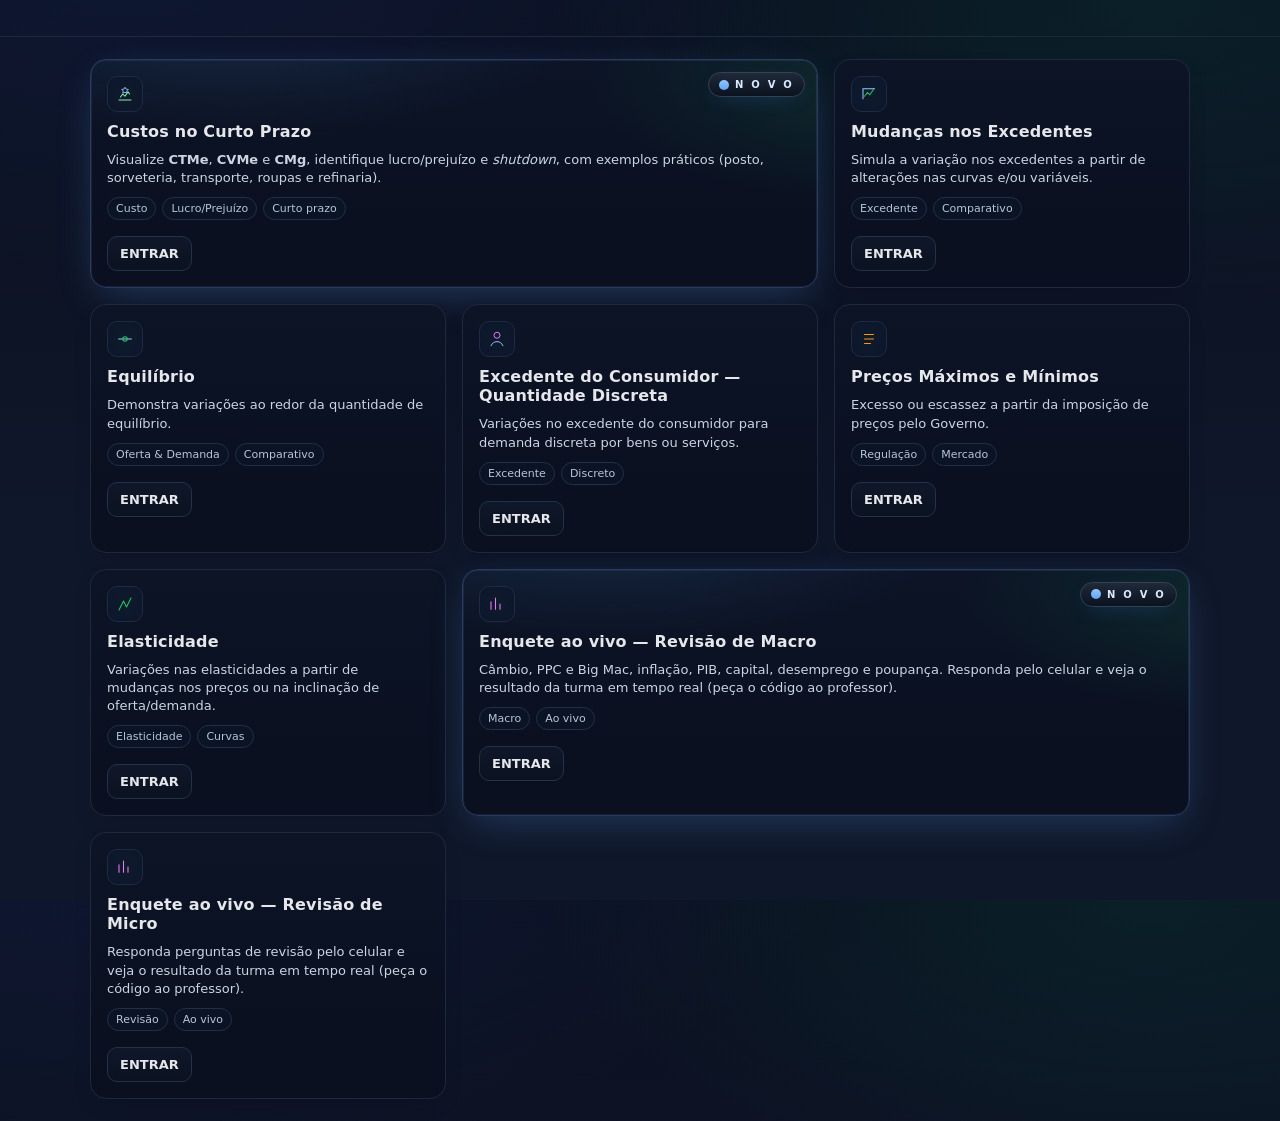
<file: index.html>
<!DOCTYPE html>
<html lang="pt-br">
<head>
  <meta charset="utf-8" />
  <meta name="viewport" content="width=device-width, initial-scale=1" />
  <title>Índice — Simuladores de Oferta & Demanda</title>
  <style>
    :root{
      --bg:#0b1020; --bg2:#0f172a; --card:#0b1220; --ink:#e5e7eb; --muted:#a3b0c2; --line:#1e293b;
      --accent:#60a5fa; --accent2:#22c55e; --warn:#f59e0b; --pink:#e879f9; --shadow: rgba(2,6,23,.35);
      --focus:#93c5fd;
    }
    *{box-sizing:border-box}
    html,body{height:100%}
    body{
      margin:0; font-family:ui-sans-serif,system-ui,-apple-system,Segoe UI,Roboto,"Helvetica Neue",Arial;
      color:var(--ink);
      background:
        radial-gradient(1200px 600px at 10% -10%, #1e3a8a33 0%, transparent 60%),
        radial-gradient(1000px 500px at 90% 0%, #065f4633 0%, transparent 60%),
        linear-gradient(180deg,var(--bg),var(--bg2) 60%);
      min-height:100vh; display:grid; grid-template-rows:auto 1fr auto
    }

    /* Header / Hero */
    header{padding:28px 20px 8px; border-bottom:1px solid var(--line); position:relative; overflow:hidden}
    header .hero{
      max-width:1100px; margin:0 auto; padding:10px 0 20px;
      display:grid; gap:10px;
    }
    header h1{margin:0; font-size:24px; letter-spacing:.2px}
    header p.sub{margin:0; color:#cbd5e1; font-size:14px}
    .badge{
      display:inline-flex; gap:6px; align-items:center;
      background:linear-gradient(180deg,#0b1220,#0e1a2e); border:1px solid #1f2b40;
      padding:6px 10px; border-radius:999px; font-weight:700; font-size:11px; color:#cfe3ff;
    }
    .dot{width:8px;height:8px;border-radius:50%;background:var(--accent);box-shadow:0 0 0 0 rgba(96,165,250,.6);animation:pulse 2s infinite}
    @keyframes pulse{0%{box-shadow:0 0 0 0 rgba(96,165,250,.6)}70%{box-shadow:0 0 0 8px rgba(96,165,250,0)}100%{box-shadow:0 0 0 0 rgba(96,165,250,0)}}

    main{padding:22px}
    .grid{
      max-width:1100px; margin:0 auto;
      display:grid; grid-template-columns:repeat(1,minmax(0,1fr)); gap:16px
    }
    @media(min-width:740px){.grid{grid-template-columns:repeat(2,minmax(0,1fr));}}
    @media(min-width:1080px){.grid{grid-template-columns:repeat(3,minmax(0,1fr));}}

    /* Card */
    .card{
      position:relative; background:linear-gradient(180deg,#0c1426,#0a1020 75%);
      border:1px solid var(--line); border-radius:16px; padding:16px; display:flex; flex-direction:column; gap:10px;
      box-shadow:0 8px 24px -12px var(--shadow);
      transition:transform .25s ease, box-shadow .25s ease, border-color .25s ease;
      isolation:isolate;
    }
    .card:hover{transform:translateY(-3px); box-shadow:0 18px 34px -14px var(--shadow); border-color:#2a3b55}
    .card:focus-within{outline:2px solid var(--focus); outline-offset:2px}

    .card .icon{
      width:36px;height:36px;border-radius:10px; display:grid; place-items:center;
      background:#0f1a2c; border:1px solid #1f2b40; box-shadow:inset 0 0 12px #0b1630;
    }
    .title{font-weight:800; font-size:16px; letter-spacing:.2px}
    .desc{color:#cbd5e1; font-size:13px; line-height:1.4}
    .tags{display:flex; gap:6px; flex-wrap:wrap}
    .tag{font-size:11px; color:#b8c4d8; border:1px solid #223047; background:#0b1425; padding:4px 8px; border-radius:999px}

    .actions{display:flex; gap:8px; margin-top:6px}
    a.btn{
      appearance:none; text-decoration:none; background:linear-gradient(180deg,#0f172a,#0b1220);
      border:1px solid #243247; color:#e5e7eb; padding:9px 12px; border-radius:10px;
      font-weight:700; font-size:13px; text-align:center; flex:0 0 auto;
      transition:transform .2s ease, border-color .2s ease;
    }
    a.btn:hover{border-color:#334155; transform:translateY(-1px)}
    a.card-link{position:absolute; inset:0; border-radius:16px; z-index:1}

    /* Featured (Custos) */
    .card.featured{
      border-color:#2b3a5a;
      box-shadow:0 12px 40px -10px rgba(96,165,250,.28), inset 0 0 0 1px rgba(96,165,250,.12);
      background:
        radial-gradient(600px 200px at 20% -20%, #60a5fa22 0%, transparent 60%),
        radial-gradient(500px 200px at 110% 10%, #22c55e22 0%, transparent 60%),
        linear-gradient(180deg,#0c1426,#0a1020 75%);
    }
    .card .ribbon{
      position:absolute; top:12px; right:12px; z-index:2;
      display:flex; align-items:center; gap:6px;
      background:linear-gradient(180deg,#1f2937,#0b1220); border:1px solid #334155;
      color:#dbeafe; font-weight:900; font-size:10px; letter-spacing:.22em;
      padding:6px 10px; border-radius:999px; box-shadow:0 6px 20px -10px rgba(59,130,246,.6);
    }
    .ribbon .spark{width:10px;height:10px;border-radius:50%;background:linear-gradient(180deg,#93c5fd,#60a5fa)}

    /* Featured spans */
    @media(min-width:1080px){ .card.featured{grid-column:span 2;} }

    /* Footer */
    footer{
      border-top:1px solid var(--line); padding:14px 20px; color:#cbd5e1; font-size:12px;
      display:flex; justify-content:center; align-items:center; gap:8px; flex-wrap:wrap
    }
    .statcounter img{width:140px;height:auto;filter:invert(1) opacity(.65)}

    /* Accessibility: reduce motion */
    @media (prefers-reduced-motion: reduce){
      .card, a.btn{transition:none}
      .dot{animation:none}
    }
  </style>
</head>
<body>
  <header>
    <div class="hero">
      <span class="badge"><span class="dot" aria-hidden="true"></span> Simuladores interativos • Oferta & Demanda</span>
      <h1>Índice — Simuladores de Oferta & Demanda</h1>
      <p class="sub">Explore ferramentas visuais para ensinar e aprender microeconomia, com foco em intuição, leitura de gráficos e cenários reais.</p>
    </div>
  </header>

  <main>
    <div class="grid">

      <!-- 6. CUSTOS — NOVO / DESTAQUE -->
      <article class="card featured">
        <a class="card-link" href="/inteco_T11/custos.html" aria-label="Abrir simulador Custos no Curto Prazo"></a>
        <div class="ribbon"><span class="spark" aria-hidden="true"></span> N O V O</div>
        <div class="icon" aria-hidden="true">
          <!-- ícone custo (engrenagem + gráfico) -->
          <svg width="18" height="18" viewBox="0 0 24 24" fill="none" aria-hidden="true">
            <path d="M12 3l1.5 2.5 2.9.4-2 2 0.5 2.9L12 9.8 9.1 10.8 9.6 7.9 7.6 5.9l2.9-.4L12 3Z" stroke="#93c5fd" stroke-width="1.2"/>
            <path d="M4 20h16M6 16l3-4 3 3 4-6 2 3" stroke="#86efac" stroke-width="1.4" stroke-linecap="round" stroke-linejoin="round"/>
          </svg>
        </div>
        <div class="title">Custos no Curto Prazo</div>
        <div class="desc">Visualize <strong>CTMe</strong>, <strong>CVMe</strong> e <strong>CMg</strong>, identifique lucro/prejuízo e <em>shutdown</em>, com exemplos práticos (posto, sorveteria, transporte, roupas e refinaria).</div>
        <div class="tags">
          <span class="tag">Custo</span><span class="tag">Lucro/Prejuízo</span><span class="tag">Curto prazo</span>
        </div>
        <div class="actions">
          <a class="btn" href="/inteco_T11/custos.html">ENTRAR</a>
        </div>
      </article>

      <!-- 1. Mudanças nos Excedentes -->
      <article class="card">
        <a class="card-link" href="/inteco_T11/excedentes.html" aria-label="Abrir simulador Mudanças nos Excedentes"></a>
        <div class="icon" aria-hidden="true">
          <!-- ícone excedentes -->
          <svg width="18" height="18" viewBox="0 0 24 24" fill="none">
            <path d="M4 19V5h16" stroke="#93c5fd" stroke-width="1.4"/>
            <path d="M6 15l4-5 3 3 5-7" stroke="#22c55e" stroke-width="1.4" stroke-linecap="round"/>
          </svg>
        </div>
        <div class="title">Mudanças nos Excedentes</div>
        <div class="desc">Simula a variação nos excedentes a partir de alterações nas curvas e/ou variáveis.</div>
        <div class="tags">
          <span class="tag">Excedente</span><span class="tag">Comparativo</span>
        </div>
        <div class="actions"><a class="btn" href="/inteco_T11/excedentes.html">ENTRAR</a></div>
      </article>

      <!-- 2. Equilíbrio -->
      <article class="card">
        <a class="card-link" href="/inteco_T11/equilibrio.html" aria-label="Abrir simulador Equilíbrio"></a>
        <div class="icon" aria-hidden="true">
          <!-- ícone equilíbrio -->
          <svg width="18" height="18" viewBox="0 0 24 24" fill="none">
            <path d="M3 12h18" stroke="#93c5fd" stroke-width="1.4"/>
            <circle cx="12" cy="12" r="3" stroke="#22c55e" stroke-width="1.4"/>
          </svg>
        </div>
        <div class="title">Equilíbrio</div>
        <div class="desc">Demonstra variações ao redor da quantidade de equilíbrio.</div>
        <div class="tags">
          <span class="tag">Oferta & Demanda</span><span class="tag">Comparativo</span>
        </div>
        <div class="actions"><a class="btn" href="/inteco_T11/equilibrio.html">ENTRAR</a></div>
      </article>

      <!-- 3. Excedente do Consumidor (discreto) -->
      <article class="card">
        <a class="card-link" href="/inteco_T11/ec_discreta.html" aria-label="Abrir simulador Excedente do Consumidor Quantidade Discreta"></a>
        <div class="icon" aria-hidden="true">
          <!-- ícone consumidor -->
          <svg width="18" height="18" viewBox="0 0 24 24" fill="none">
            <path d="M8 7a4 4 0 118 0 4 4 0 01-8 0Z" stroke="#e879f9" stroke-width="1.3"/>
            <path d="M4 21c1.5-3.5 4.5-5.5 8-5.5s6.5 2 8 5.5" stroke="#93c5fd" stroke-width="1.3" stroke-linecap="round"/>
          </svg>
        </div>
        <div class="title">Excedente do Consumidor — Quantidade Discreta</div>
        <div class="desc">Variações no excedente do consumidor para demanda discreta por bens ou serviços.</div>
        <div class="tags">
          <span class="tag">Excedente</span><span class="tag">Discreto</span>
        </div>
        <div class="actions"><a class="btn" href="/inteco_T11/ec_discreta.html">ENTRAR</a></div>
      </article>

      <!-- 4. Teto e Piso -->
      <article class="card">
        <a class="card-link" href="/inteco_T11/teto_piso.html" aria-label="Abrir simulador Preços máximos e mínimos"></a>
        <div class="icon" aria-hidden="true">
          <!-- ícone preço regulado -->
          <svg width="18" height="18" viewBox="0 0 24 24" fill="none">
            <path d="M6 6h12M6 12h12M6 18h8" stroke="#f59e0b" stroke-width="1.4" stroke-linecap="round"/>
          </svg>
        </div>
        <div class="title">Preços Máximos e Mínimos</div>
        <div class="desc">Excesso ou escassez a partir da imposição de preços pelo Governo.</div>
        <div class="tags">
          <span class="tag">Regulação</span><span class="tag">Mercado</span>
        </div>
        <div class="actions"><a class="btn" href="/inteco_T11/teto_piso.html">ENTRAR</a></div>
      </article>

      <!-- 5. Elasticidades -->
      <article class="card">
        <a class="card-link" href="/inteco_T11/elast.html" aria-label="Abrir simulador Elasticidade"></a>
        <div class="icon" aria-hidden="true">
          <!-- ícone elasticidade -->
          <svg width="18" height="18" viewBox="0 0 24 24" fill="none">
            <path d="M4 20L10 8l4 8 6-12" stroke="#22c55e" stroke-width="1.4" stroke-linecap="round" stroke-linejoin="round"/>
          </svg>
        </div>
        <div class="title">Elasticidade</div>
        <div class="desc">Variações nas elasticidades a partir de mudanças nos preços ou na inclinação de oferta/demanda.</div>
        <div class="tags">
          <span class="tag">Elasticidade</span><span class="tag">Curvas</span>
        </div>
        <div class="actions"><a class="btn" href="/inteco_T11/elast.html">ENTRAR</a></div>
      </article>

      <!-- 8. Enquete ao vivo — Revisão de Macro -->
      <article class="card featured">
        <a class="card-link" href="/inteco_T11/enquete.html?banco=macro" aria-label="Abrir Enquete ao vivo"></a>
        <div class="ribbon"><span class="spark" aria-hidden="true"></span> N O V O</div>
        <div class="icon" aria-hidden="true">
          <svg width="18" height="18" viewBox="0 0 24 24" fill="none">
            <path d="M4 19V9m6 10V4m6 15v-7" stroke="#e879f9" stroke-width="1.4" stroke-linecap="round"/>
          </svg>
        </div>
        <div class="title">Enquete ao vivo — Revisão de Macro</div>
        <div class="desc">Câmbio, PPC e Big Mac, inflação, PIB, capital, desemprego e poupança. Responda pelo celular e veja o resultado da turma em tempo real (peça o código ao professor).</div>
        <div class="tags">
          <span class="tag">Macro</span><span class="tag">Ao vivo</span>
        </div>
        <div class="actions"><a class="btn" href="/inteco_T11/enquete.html?banco=macro">ENTRAR</a></div>
      </article>

      <!-- 7. Enquete ao vivo — NOVO -->
      <article class="card">
        <a class="card-link" href="/inteco_T11/enquete.html" aria-label="Abrir Enquete ao vivo"></a>
        <div class="icon" aria-hidden="true">
          <svg width="18" height="18" viewBox="0 0 24 24" fill="none">
            <path d="M4 19V9m6 10V4m6 15v-7" stroke="#e879f9" stroke-width="1.4" stroke-linecap="round"/>
          </svg>
        </div>
        <div class="title">Enquete ao vivo — Revisão de Micro</div>
        <div class="desc">Responda perguntas de revisão pelo celular e veja o resultado da turma em tempo real (peça o código ao professor).</div>
        <div class="tags">
          <span class="tag">Revisão</span><span class="tag">Ao vivo</span>
        </div>
        <div class="actions"><a class="btn" href="/inteco_T11/enquete.html">ENTRAR</a></div>
      </article>

    </div>
  </main>

  

  <!-- Default Statcounter code for INTECO -->
  <script type="text/javascript">
    var sc_project=13166227;
    var sc_invisible=0;
    var sc_security="672867ef";
    var scJsHost = "https://";
    document.write("<sc"+"ript type='text/javascript' src='" + scJsHost+
    "statcounter.com/counter/counter.js'></"+"script>");
  </script>
</body>
</html>
</file>
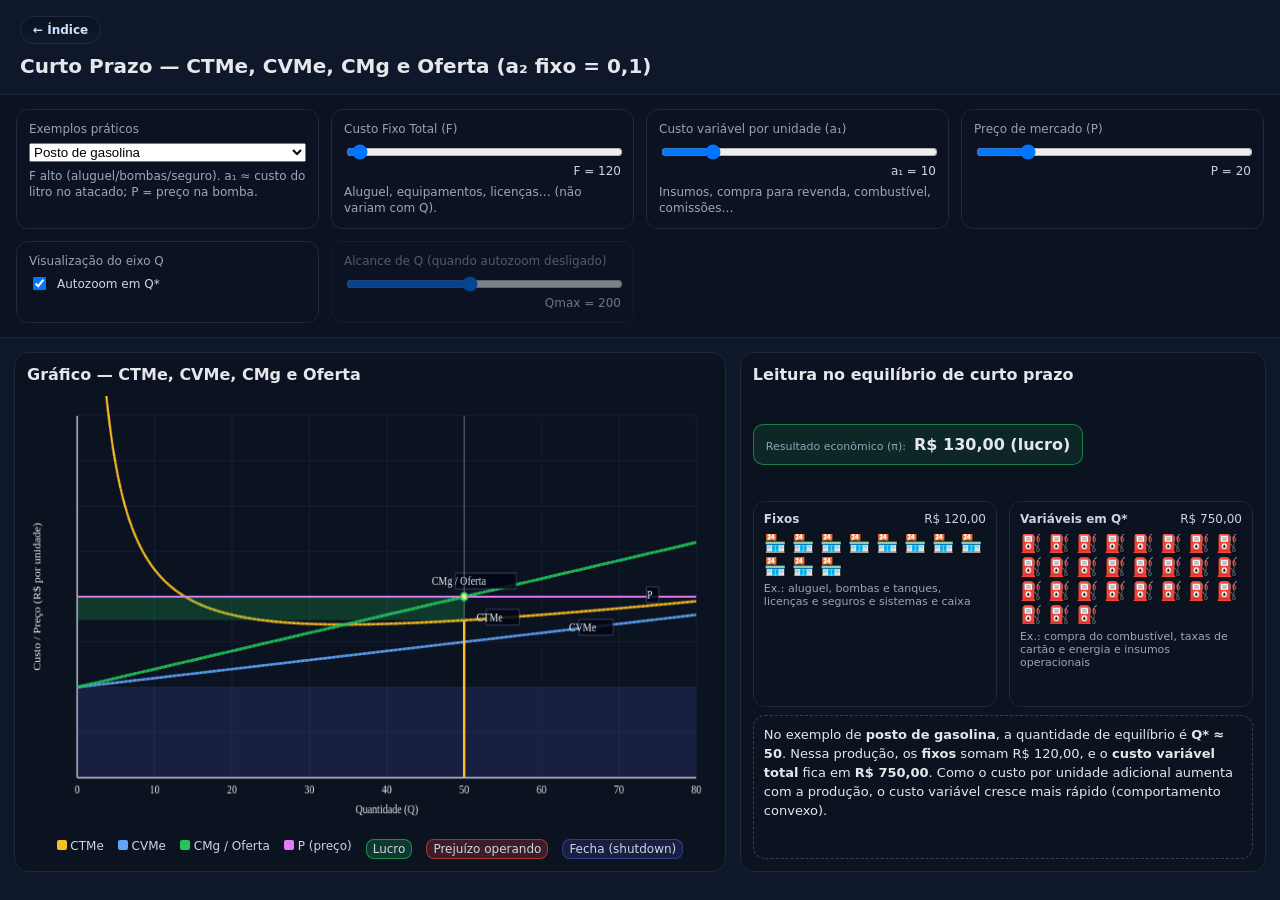
<file: custos.html>
<!DOCTYPE html>
<html lang="pt-br">
<head>
<meta charset="UTF-8">
<meta name="viewport" content="width=device-width,initial-scale=1">
<title>Curto Prazo — CTMe, CVMe, CMg e Oferta (a₂ fixo = 0,1)</title>
<style>
  :root{
    --bg:#0f172a;--panel:#0b1220;--ink:#e5e7eb;--muted:#94a3b8;--line:#1f2937;--grid:#162036;
    --ctme:#fbbf24;--cvme:#60a5fa;--cmg:#22c55e;--price:#e879f9;
    --profit:rgba(34,197,94,.22);--loss:rgba(239,68,68,.22);--shut:rgba(99,102,241,.16)
  }
  *{box-sizing:border-box}
  body{margin:0;background:var(--bg);color:var(--ink);font-family:ui-sans-serif,system-ui,-apple-system,Segoe UI,Roboto,Arial;display:grid;grid-template-rows:auto auto 1fr}
  header{padding:16px 20px;border-bottom:1px solid var(--line)}
  header h1{margin:0;font-size:20px}
  .backlink{display:inline-flex;align-items:center;gap:6px;text-decoration:none;color:#cfe3ff;background:linear-gradient(180deg,#0b1220,#0e1a2e);border:1px solid #1f2b40;padding:6px 12px;border-radius:999px;font-weight:700;font-size:12px;margin-bottom:10px;transition:border-color .2s ease, transform .2s ease}
  .backlink:hover{border-color:#334155;transform:translateY(-1px)}
  .controls{display:grid;gap:12px;padding:14px 16px;border-bottom:1px solid var(--line);background:var(--panel)}
  .grid{display:grid;grid-template-columns:repeat(4,1fr);gap:12px}
  .box{border:1px solid var(--line);border-radius:12px;padding:12px;background:#0c1222}
  label{display:block;font-size:12px;color:var(--muted);margin-bottom:6px}
  input[type=range], select{width:100%}
  .val{font-variant-numeric:tabular-nums;text-align:right;font-size:12px;color:#cbd5e1}
  main{display:grid;grid-template-columns:1.15fr .85fr;gap:14px;padding:14px}
  .panel{background:var(--panel);border:1px solid var(--line);border-radius:14px;padding:12px;display:grid;grid-template-rows:auto 1fr auto;gap:8px;min-height:520px}
  .panel.compact{grid-template-rows:auto auto auto}
  h2{margin:0 0 4px;font-size:16px}
  canvas{width:100%;height:100%;background:#0b1220;border-radius:12px;display:block}
  .legend{display:flex;gap:14px;justify-content:center;color:#cbd5e1;font-size:12px;flex-wrap:wrap}
  .dot{width:10px;height:10px;border-radius:2px;display:inline-block}
  .ctme{background:var(--ctme)} .cvme{background:var(--cvme)} .cmg{background:var(--cmg)} .price{background:var(--price)}
  .profit{background:var(--profit);border:1px solid rgba(34,197,94,.6)}
  .loss{background:var(--loss);border:1px solid rgba(239,68,68,.6)}
  .shut{background:var(--shut);border:1px solid rgba(99,102,241,.4)}

  /* leitura compacta */
  .metrics{display:flex;gap:8px;align-items:flex-start}
  .chip{display:inline-flex;align-items:baseline;gap:8px;background:#0b1220;border:1px solid var(--line);border-radius:10px;padding:10px 12px;max-width:max-content}
  .k{font-size:11px;color:var(--muted)} .v{font-variant-numeric:tabular-nums;font-weight:700}
  .chip.good{ background: rgba(34,197,94,.12); border-color: rgba(34,197,94,.55) }
  .chip.bad { background: rgba(239,68,68,.12); border-color: rgba(239,68,68,.55) }
  .chip.zero{ background: rgba(148,163,184,.12); border-color: rgba(148,163,184,.35) }

  /* composição com ícones temáticos */
  .viz{display:grid;grid-template-columns:1fr 1fr;gap:12px}
  .vizcard{background:#0b1220;border:1px solid var(--line);border-radius:12px;padding:10px}
  .vizhead{display:flex;justify-content:space-between;align-items:center;margin-bottom:8px;font-size:12px;color:#cbd5e1}
  .vizicons{display:flex;flex-wrap:wrap;gap:6px;max-height:110px;overflow:hidden; --emosize:18px}
  .emo{font-size:var(--emosize); line-height:1; filter:drop-shadow(0 0 1px rgba(0,0,0,.25))}
  .tip{font-size:11px;color:#9aa7bd;margin-top:6px}
  .explain{background:#0b1220;border:1px dashed #334155;border-radius:12px;padding:10px;font-size:13px;line-height:1.45}
  .help{font-size:12px;color:#9aa7bd;margin-top:6px;line-height:1.35}

  @media (max-width:1080px){ main{grid-template-columns:1fr} .grid{grid-template-columns:1fr 1fr} }
  @media (max-width:720px){ .grid{grid-template-columns:1fr} .viz{grid-template-columns:1fr} }
</style>
</head>
<body>
<header><a class="backlink" href="/inteco_T11/index.html">← Índice</a><h1>Curto Prazo — CTMe, CVMe, CMg e Oferta (a₂ fixo = 0,1)</h1></header>

<section class="controls">
  <div class="grid">
    <!-- EXEMPLOS -->
    <div class="box">
      <label for="preset">Exemplos práticos</label>
      <select id="preset">
        <option value="gas" selected>Posto de gasolina</option>
        <option value="ice">Sorveteria</option>
        <option value="bus">Transporte público (linha)</option>
        <option value="clothes">Loja de roupas</option>
        <option value="ref">Refinaria de petróleo</option>
      </select>
      <div class="help" id="presetInfo"></div>
    </div>

    <div class="box">
      <label for="F">Custo Fixo Total (F)</label>
      <input id="F" type="range" min="0" max="5000" step="1" value="120">
      <div class="val" id="Fv">F = 120</div>
      <div class="help">Aluguel, equipamentos, licenças… (não variam com Q).</div>
    </div>

    <div class="box">
      <label for="a1">Custo variável por unidade (a₁)</label>
      <input id="a1" type="range" min="0" max="60" step="0.1" value="10.0">
      <div class="val" id="a1v">a₁ = 10,0</div>
      <div class="help">Insumos, compra para revenda, combustível, comissões…</div>
    </div>

    <div class="box">
      <label for="P">Preço de mercado (P)</label>
      <input id="P" type="range" min="0" max="120" step="0.1" value="20.0">
      <div class="val" id="Pv">P = 20,0</div>
    </div>

    <div class="box">
      <label>Visualização do eixo Q</label>
      <div style="display:flex;align-items:center;gap:8px">
        <input id="autoz" type="checkbox" checked>
        <span class="val" id="autozv">Autozoom em Q*</span>
      </div>
    </div>

    <div class="box" id="qmaxBox">
      <label for="Qmax">Alcance de Q (quando autozoom desligado)</label>
      <input id="Qmax" type="range" min="40" max="400" step="10" value="200">
      <div class="val" id="Qmaxv">Qmax = 200</div>
    </div>
  </div>
</section>

<main>
  <section class="panel">
    <h2>Gráfico — CTMe, CVMe, CMg e Oferta</h2>
    <canvas id="chart" width="1100" height="560" aria-label="Plano Custo × Quantidade"></canvas>
    <div class="legend">
      <span><span class="dot ctme"></span> CTMe</span>
      <span><span class="dot cvme"></span> CVMe</span>
      <span><span class="dot cmg"></span> CMg / Oferta</span>
      <span><span class="dot price"></span> P (preço)</span>
      <span class="profit" style="padding:2px 6px;border-radius:8px">Lucro</span>
      <span class="loss"   style="padding:2px 6px;border-radius:8px">Prejuízo operando</span>
      <span class="shut"   style="padding:2px 6px;border-radius:8px">Fecha (shutdown)</span>
    </div>
  </section>

  <!-- Painel de leitura em formato compacto -->
  <section class="panel compact">
    <h2>Leitura no equilíbrio de curto prazo</h2>

    <div class="metrics">
      <div class="chip"><div class="k">Resultado econômico (π):</div><div class="v" id="profit">—</div></div>
    </div>

    <!-- Quadro visual de custos -->
    <div class="viz" aria-live="polite">
      <div class="vizcard" id="cardF">
        <div class="vizhead">
          <strong>Fixos</strong>
          <span id="valF">—</span>
        </div>
        <div class="vizicons" id="iconsF" aria-label="Ícones de custo fixo"></div>
        <div class="tip">Ex.: <span id="listF">—</span></div>
      </div>
      <div class="vizcard" id="cardV">
        <div class="vizhead">
          <strong>Variáveis em Q*</strong>
          <span id="valV">—</span>
        </div>
        <div class="vizicons" id="iconsV" aria-label="Ícones de custo variável que crescem com Q"></div>
        <div class="tip">Ex.: <span id="listV">—</span></div>
      </div>
    </div>

    <!-- Texto explicativo (sem fórmulas) -->
    <div class="explain" id="composition">—</div>
  </section>
</main>

<script>
const $ = id => document.getElementById(id);
const preset=$('preset'), presetInfo=$('presetInfo');
const F=$('F'), a1=$('a1'), P=$('P');
const Fv=$('Fv'), a1v=$('a1v'), Pv=$('Pv');
const autoz=$('autoz'), autozv=$('autozv'), qmaxBox=$('qmaxBox'), Qmax=$('Qmax'), Qmaxv=$('Qmaxv');
const profitEl=$('profit'), compositionEl=$('composition');
const valF=$('valF'), valV=$('valV'), iconsF=$('iconsF'), iconsV=$('iconsV'), listF=$('listF'), listV=$('listV');
const canvas=$('chart'), ctx=canvas.getContext('2d');

// modelo: a2 fixo e convexo
const A2 = 0.1;

// paleta
function cssVar(name){ return getComputedStyle(document.documentElement).getPropertyValue(name).trim(); }
const COL = { grid:cssVar('--grid')||'#162036', ctme:cssVar('--ctme'), cvme:cssVar('--cvme'),
  cmg:cssVar('--cmg'), price:cssVar('--price'), profit:cssVar('--profit'), loss:cssVar('--loss'), shut:cssVar('--shut') };

// formatadores
const fmtBRL = new Intl.NumberFormat('pt-BR',{ style:'currency', currency:'BRL', maximumFractionDigits:2 });
const fmtNum = new Intl.NumberFormat('pt-BR',{ maximumFractionDigits:2 });

// chip do lucro
function setProfitChip(val){
  const chip = profitEl.parentElement;
  chip.classList.remove('good','bad','zero');
  if(val==null || !Number.isFinite(val)) { chip.classList.add('zero'); return; }
  if(val>0) chip.classList.add('good'); else if(val<0) chip.classList.add('bad'); else chip.classList.add('zero');
}

// funções do modelo
function TVC(Q,a1_){ return a1_*Q + A2*Q*Q; }
function CVMe(Q,a1_){ return (Q<=1e-9) ? a1_ : (a1_ + A2*Q); }
function CTMe(Q,F_,a1_){ return (Q<=1e-9) ? Infinity : (F_/Q + a1_ + A2*Q); }
function CMg(Q,a1_){ return a1_ + 2*A2*Q; }
function pShutdown(a1_){ return a1_; }
function solveQstar(P_,a1_){ const ps=pShutdown(a1_); if(P_<ps) return null; return Math.max(0,(P_-a1_)/(2*A2)); }

// ====== visual ======
let QMAX=200, CMAX=60;
const QMIN_VIEW=60, QMAX_VIEW=200, QFALLBACK=120;
function niceUp(x, step=10){ return Math.ceil(x/step)*step; }
function getPad(){ return {left:60,right:20,top:20,bottom:54}; }
function adjustScales(F_,a1_,P_){
  const n=600; let maxC=Math.max(20,P_); const qCut=Math.max(2,0.08*QMAX);
  for(let i=0;i<=n;i++){
    const Q=qCut+(i/n)*(QMAX-qCut);
    const vals=[ CTMe(Q,F_,a1_), CVMe(Q,a1_), CMg(Q,a1_) ];
    for(const v of vals){ if(Number.isFinite(v)) maxC=Math.max(maxC,v); }
  }
  if(!Number.isFinite(maxC) || maxC<=0) maxC=100;
  CMAX=Math.ceil(maxC*1.2/10)*10;
}
function toPX(Q,C){ const pad=getPad(); const W=canvas.width-pad.left-pad.right, H=canvas.height-pad.top-pad.bottom;
  return [pad.left+(Q/QMAX)*W, pad.top+H-(C/CMAX)*H]; }
function fromPX(x,y){ const pad=getPad(); const W=canvas.width-pad.left-pad.right, H=canvas.height-pad.top-pad-bottom;
}
</script>
<script>
// fix fromPX line break (continued correctly)
function fromPX(x,y){
  const pad=getPad(); const W=canvas.width-pad.left-pad.right, H=canvas.height-pad.top-pad.bottom;
  const Q=Math.min(QMAX,Math.max(0,(x-pad.left)/(W||1)*QMAX));
  const C=Math.min(CMAX,Math.max(0,(pad.top+H-y)/(H||1)*CMAX));
  return [Q,C];
}
function line(Q1,C1,Q2,C2,clr,w=2){ ctx.beginPath(); const [x1,y1]=toPX(Q1,C1),[x2,y2]=toPX(Q2,C2); ctx.moveTo(x1,y1); ctx.lineTo(x2,y2); ctx.lineWidth=w; ctx.strokeStyle=clr; ctx.stroke(); }
function hline(C,clr,w=1.6){ line(0,C,QMAX,C,clr,w); } function vline(Q,clr,w=1.2){ line(Q,0,Q,CMAX,clr,w); }
function fillRectQ(Q1,Q2,C1,C2,style){ const [x1,y1]=toPX(Q1,C1),[x2,y2]=toPX(Q2,C2);
  const xL=Math.min(x1,x2), xR=Math.max(x1,x2), yT=Math.min(y1,y2), yB=Math.max(y1,y2);
  ctx.fillStyle=style; ctx.fillRect(xL,yT,xR-xL,yB-yT); }
function text(txt,x,y,align='left',color='#e5e7eb'){ ctx.fillStyle=color; ctx.font='12px ui-sans-serif'; ctx.textAlign=align; ctx.fillText(txt,x,y); }
function grid(){
  ctx.clearRect(0,0,canvas.width,canvas.height);
  const pad=getPad(); const qStep=Math.max(10,Math.round(QMAX/10)); const cStep=Math.max(5,Math.round(CMAX/12));
  for(let QQ=0;QQ<=QMAX;QQ+=qStep){ line(QQ,0,QQ,CMAX,COL.grid,1); }
  for(let CC=0;CC<=CMAX;CC+=cStep){ line(0,CC,QMAX,CC,COL.grid,1); }
  line(0,0,QMAX,0,'#9ca3af',2.2); line(0,0,0,CMAX,'#9ca3af',2.2);
  for(let QQ=0;QQ<=QMAX;QQ+=qStep){ const [x,y]=toPX(QQ,0); text(String(QQ),x,y+16,'center'); }
  const W=canvas.width-pad.left-pad.right, H=canvas.height-pad.top-pad.bottom;
  text('Quantidade (Q)', pad.left+W/2, pad.top+H+36,'center');
  ctx.save(); ctx.translate(16,pad.top+H/2); ctx.rotate(-Math.PI/2); text('Custo / Preço (R$ por unidade)', 0,0,'center'); ctx.restore();
}
function labelAt(Q,C,txt,side='right'){ const [x,y]=toPX(Q,C); ctx.save(); ctx.font='12px ui-sans-serif';
  const p=4,m=ctx.measureText(txt),w=m.width+p*2,h=16,x0=(side==='right'?x+8:x-w-8),y0=y-h/2-2;
  ctx.fillStyle='rgba(2,6,23,0.85)'; ctx.strokeStyle='rgba(148,163,184,0.35)'; ctx.lineWidth=1;
  ctx.beginPath(); ctx.rect(x0,y0,w,h); ctx.fill(); ctx.stroke(); ctx.fillStyle='#e5e7eb'; ctx.fillText(txt,x0+p,y0+12); ctx.restore(); }

function drawCurves(F_,a1_){
  const n=600; let prev=null;
  for(let i=1;i<=n;i++){ const Q=(i/n)*QMAX; const C=CTMe(Q,F_,a1_); if(i>1) line(prev.Q,prev.C,Q,C,COL.ctme,2.6); prev={Q,C}; }
  prev=null;
  for(let i=0;i<=n;i++){ const Q=(i/n)*QMAX; const C=CVMe(Q,a1_); if(i>0) line(prev.Q,prev.C,Q,C,COL.cvme,2.6); prev={Q,C}; }
  prev=null;
  for(let i=0;i<=n;i++){ const Q=(i/n)*QMAX; const C=CMg(Q,a1_); if(i>0) line(prev.Q,prev.C,Q,C,COL.cmg,3); prev={Q,C}; }
  const Qr=Math.max(10,QMAX*0.65), Qv=Math.max(8,QMAX*0.80), Qm=Math.max(6,QMAX*0.72);
  labelAt(Qr,CTMe(Qr,F_,a1_),'CTMe'); labelAt(Qv,CVMe(Qv,a1_),'CVMe'); labelAt(Qm,CMg(Qm,a1_),'CMg / Oferta','left');
}

function drawShadingAndMarkers(F_,a1_,P_){
  const pShut=pShutdown(a1_);
  fillRectQ(0,QMAX,0,Math.min(CMAX,pShut), COL.shut);
  hline(P_,COL.price,2.2); labelAt(QMAX*0.95,P_,'P','left');

  const q = solveQstar(P_,a1_);
  if(q==null){ return {profit:-F_, Qstar:0, shutdown:true}; }

  const Qstar=Math.min(QMAX,q);
  const atc=CTMe(Qstar,F_,a1_), cmg=CMg(Qstar,a1_), pi=(P_-atc)*Qstar;

  vline(Qstar,'#64748b',1.2);
  const [xQ,y0]=toPX(Qstar,0), [,yATC]=toPX(Qstar,atc), [,yMC]=toPX(Qstar,cmg);
  ctx.beginPath(); ctx.moveTo(xQ+0,y0); ctx.lineTo(xQ+0,yATC); ctx.lineWidth=3; ctx.strokeStyle=cssVar('--ctme'); ctx.stroke();
  ctx.beginPath(); ctx.arc(xQ,yMC,4,0,2*Math.PI); ctx.fillStyle='#fde68a'; ctx.fill(); ctx.strokeStyle=cssVar('--cmg'); ctx.lineWidth=2; ctx.stroke();

  if(Qstar>0){ const style=(P_>=atc)?COL.profit:COL.loss; fillRectQ(0,Qstar,Math.min(P_,atc),Math.max(P_,atc),style); }
  return {profit:pi, Qstar, shutdown:false};
}

function updateProfit(res){
  const txt = fmtBRL.format(res.profit) + (res.profit<0 ? " (prejuízo)" : (res.profit>0 ? " (lucro)" : " (zero)"));
  profitEl.textContent = txt; setProfitChip(res.profit);
}

// Tooltip simplificado
const mouse = {active:false, x:0, y:0};
function drawHoverOverlay(F_,a1_,P_){
  if(!mouse.active) return;
  const pad=getPad(); if(mouse.x<pad.left||mouse.x>canvas.width-pad.right||mouse.y<pad.top||mouse.y>canvas.height-pad.bottom) return;
  const [Qh]=fromPX(mouse.x,mouse.y);
  const atc=CTMe(Qh,F_,a1_), avc=CVMe(Qh,a1_), mc=CMg(Qh,a1_), pi=(Number.isFinite(atc)?(P_-atc)*Qh:0);
  ctx.save(); ctx.setLineDash([5,5]); vline(Qh,'rgba(148,163,184,.6)',1); ctx.setLineDash([]); ctx.restore();
  [{C:atc,col:cssVar('--ctme')},{C:avc,col:cssVar('--cvme')},{C:mc,col:cssVar('--cmg')}].forEach(d=>{
    if(Number.isFinite(d.C)){ const [x,y]=toPX(Qh,d.C); ctx.beginPath(); ctx.arc(x,y,3.2,0,2*Math.PI);
      ctx.fillStyle=d.col; ctx.fill(); ctx.strokeStyle='rgba(0,0,0,.35)'; ctx.lineWidth=1; ctx.stroke(); }
  });
  const ps=pShutdown(a1_);
  const lines=[`Q: ${fmtNum.format(Qh)}`, `CTMe(Q): ${Number.isFinite(atc)?fmtBRL.format(atc):'—'}`,
    `CVMe(Q): ${fmtBRL.format(avc)}`, `CMg(Q): ${fmtBRL.format(mc)}`, `P: ${fmtBRL.format(P_)}`, `π(Q): ${fmtBRL.format(pi)}`];
  const status=(P_<ps)?'Fecha (P < a₁)':'Operando';

  ctx.save(); ctx.font='12px ui-sans-serif';
  const padBox=8, lh=16; let w=0; for(const s of [...lines,status]) w=Math.max(w,ctx.measureText(s).width);
  const h=lh*(lines.length+1)+padBox*2+6; let tx=mouse.x+14, ty=mouse.y+14;
  if(tx+w+padBox*2>canvas.width-8) tx=mouse.x-w-padBox*2-14; if(ty+h>canvas.height-8) ty=mouse.y-h-14;
  ctx.beginPath(); ctx.roundRect ? ctx.roundRect(tx,ty,w+padBox*2,h,8) : (function(){ctx.moveTo(tx+8,ty);ctx.arcTo(tx+w+padBox*2,ty,tx+w+padBox*2,ty+h,8);ctx.arcTo(tx+w+padBox*2,ty+h,tx,ty+h,8);ctx.arcTo(tx,ty+h,tx,ty,8);ctx.arcTo(tx,ty,tx+w+padBox*2,ty,8);ctx.closePath();})();
  ctx.fillStyle='rgba(2,6,23,0.92)'; ctx.strokeStyle='rgba(148,163,184,0.35)'; ctx.lineWidth=1; ctx.fill(); ctx.stroke();
  ctx.fillStyle='#e5e7eb'; let y=ty+padBox+12; lines.slice(0,5).forEach(s=>{ ctx.fillText(s,tx+padBox,y); y+=lh; });
  ctx.fillStyle=(pi>0)?'rgb(34,197,94)':(pi<0?'rgb(239,68,68)':'#e5e7eb'); ctx.fillText(lines[5],tx+padBox,y); y+=lh+4;
  ctx.fillStyle=(P_<ps)?'rgb(99,102,241)':'#94a3b8'; ctx.fillText(status,tx+padBox,y); ctx.restore();
}

// ====== Presets com ícones temáticos ======
const PRESETS = {
  gas: {
    name:'posto de gasolina',
    F:120, a1:10, P:20,
    info:'F alto (aluguel/bombas/seguro). a₁ ≈ custo do litro no atacado; P = preço na bomba.',
    fixed:['aluguel','bombas e tanques','licenças e seguros','sistemas e caixa'],
    variable:['compra do combustível','taxas de cartão','energia e insumos operacionais'],
    iconF:'🏪', iconV:'⛽'
  },
  ice: {
    name:'sorveteria',
    F:80, a1:4, P:10,
    info:'F médio (freezers/loja). a₁ ingredientes; P por porção.',
    fixed:['freezers e vitrines','aluguel','equipamentos'],
    variable:['ingredientes','embalagens','energia por batelada'],
    iconF:'🧊', iconV:'🍦'
  },
  bus: {
    name:'linha de transporte público',
    F:400, a1:1.5, P:4,
    info:'F muito alto (veículo/licenças/garagem). a₁ diesel e manutenção variável; P = tarifa.',
    fixed:['veículo e depreciação','licenças e seguros','garagem e administração'],
    variable:['diesel por km','manutenção por uso','limpeza por viagem'],
    iconF:'🚌', iconV:'⛽'
  },
  clothes: {
    name:'loja de roupas',
    F:150, a1:20, P:50,
    info:'F médio/alto (aluguel/vitrine). a₁ custo de compra; P por peça.',
    fixed:['aluguel','mobiliário e vitrine','sistema de PDV'],
    variable:['compra de peças','embalagens','comissões por venda'],
    iconF:'🏬', iconV:'👗'
  },
  ref: {
    name:'refinaria de petróleo',
    F:1500, a1:6, P:14,
    info:'F elevadíssimo (planta/segurança/compliance). a₁ petróleo bruto e utilidades; P por unidade de derivados.',
    fixed:['planta e depreciação','segurança e compliance','pessoal mínimo e utilidades fixas'],
    variable:['petróleo bruto (feedstock)','energia e catalisadores','logística variável'],
    iconF:'🏭', iconV:'🛢️'
  }
};
let currentPreset = 'gas';

function listToPhrase(arr){
  if(!arr || !arr.length) return '—';
  if(arr.length===1) return arr[0];
  return arr.slice(0,-1).join(', ') + ' e ' + arr[arr.length-1];
}
function applyPreset(key){
  const p = PRESETS[key]; if(!p) return;
  currentPreset = key;
  presetInfo.textContent = p.info||'';
  F.value=p.F; a1.value=p.a1; P.value=p.P;
  draw();
}

// gerar N emojis com ajuste de tamanho
function renderEmojis(container, n, emoji){
  container.innerHTML = '';
  const max = Math.max(0, Math.min(140, n|0));
  // diminuir um pouco o tamanho quando há muitos
  const size = (max>120)?12:(max>80)?14:18;
  container.style.setProperty('--emosize', size+'px');
  for(let i=0;i<max;i++){
    const s=document.createElement('span');
    s.className='emo';
    s.textContent=emoji;
    container.appendChild(s);
  }
}

// composição amigável + ícones
function renderComposition(res, F_, a1_, P_){
  const p = PRESETS[currentPreset] || {};
  const nome = p.name || 'negócio';
  const Qs = res.Qstar || 0;
  const tvc = res.shutdown ? 0 : TVC(Qs, a1_);

  // contagem de ícones (escala suave via raiz quadrada)
  const countF = Math.max(1, Math.min(140, Math.round(Math.sqrt(F_))));
  const countV = Math.max(0, Math.min(140, Math.round(Math.sqrt(tvc))));

  valF.textContent = fmtBRL.format(F_);
  valV.textContent = fmtBRL.format(tvc);
  renderEmojis(iconsF, countF, p.iconF || '🏢');
  renderEmojis(iconsV, countV, p.iconV || '📦');
  listF.textContent = listToPhrase(p.fixed||[]);
  listV.textContent = listToPhrase(p.variable||[]);

  const base = (res.shutdown)
    ? `No exemplo de <b>${nome}</b>, o preço está abaixo do custo variável médio. A firma fecha no curto prazo: <b>Q* = 0</b>. Os custos <b>fixos</b> (irrecuperáveis) permanecem em ${fmtBRL.format(F_)}, e o custo variável realizado é <b>${fmtBRL.format(0)}</b>.`
    : `No exemplo de <b>${nome}</b>, a quantidade de equilíbrio é <b>Q* ≈ ${fmtNum.format(Qs)}</b>. Nessa produção, os <b>fixos</b> somam ${fmtBRL.format(F_)}, e o <b>custo variável total</b> fica em <b>${fmtBRL.format(tvc)}</b>. Como o custo por unidade adicional aumenta com a produção, o custo variável cresce mais rápido (comportamento convexo).`;

  compositionEl.innerHTML = base;
}

// ====== ciclo ======
function draw(){
  const F_ = +F.value, a1_ = +a1.value, P_ = +P.value;
  Fv.textContent=`F = ${fmtNum.format(F_)}`;
  a1v.textContent=`a₁ = ${fmtNum.format(a1_)}`;
  Pv.textContent =`P = ${fmtNum.format(P_)}`;

  const qStar = solveQstar(P_,a1_);
  if(autoz.checked){
    const target = (qStar ?? QFALLBACK);
    const rawMax = Math.max(QMIN_VIEW, target/0.65);
    QMAX = Math.min(QMAX_VIEW, Math.ceil(rawMax/10)*10);
    autozv.textContent='Autozoom em Q*'; qmaxBox.style.opacity=.5; qmaxBox.style.pointerEvents='none';
  }else{
    QMAX = +Qmax.value; Qmaxv.textContent=`Qmax = ${QMAX}`;
    autozv.textContent='Zoom manual'; qmaxBox.style.opacity=1; qmaxBox.style.pointerEvents='auto';
  }

  adjustScales(F_,a1_,P_);
  grid();
  drawCurves(F_,a1_);
  const res = drawShadingAndMarkers(F_,a1_,P_);
  updateProfit(res);
  renderComposition(res, F_, a1_, P_);
  drawHoverOverlay(F_,a1_,P_);
}

// eventos
preset.addEventListener('change', e=> applyPreset(e.target.value));
[F,a1,P,autoz,Qmax].forEach(el=> el.addEventListener('input', draw));

// resize
function setCanvasSizeFrom(widthCSS){
  const scale=window.devicePixelRatio||1;
  const w=Math.max(820,Math.floor(widthCSS*scale)), h=Math.max(440,Math.floor(widthCSS*0.55*scale));
  if(canvas.width!==w || canvas.height!==h){ canvas.width=w; canvas.height=h; requestAnimationFrame(draw); }
}
function attachObservers(){
  const container=canvas.parentElement||document.body;
  if('ResizeObserver' in window){
    const ro=new ResizeObserver(entries=>{
      for(const entry of entries){
        const widthCSS=(entry.contentBoxSize && entry.contentBoxSize[0]?.inlineSize) || entry.contentRect?.width || container.getBoundingClientRect().width || 1100;
        requestAnimationFrame(()=> setCanvasSizeFrom(widthCSS));
      }
    });
    ro.observe(container);
  }else{
    window.addEventListener('resize', ()=>{
      const widthCSS=(canvas.parentElement||document.body).getBoundingClientRect().width||1100;
      setCanvasSizeFrom(widthCSS);
    });
  }
}

// hover
function canvasPointFromEvent(e){
  const r=canvas.getBoundingClientRect(), sx=canvas.width/r.width, sy=canvas.height/r.height;
  return [(e.clientX-r.left)*sx,(e.clientY-r.top)*sy];
}
canvas.addEventListener('pointermove', e=>{ const [x,y]=canvasPointFromEvent(e); mouse.active=true; mouse.x=x; mouse.y=y; draw(); });
canvas.addEventListener('pointerleave', ()=>{ mouse.active=false; draw(); });

window.addEventListener('load', ()=>{
  const widthCSS=(canvas.parentElement||document.body).getBoundingClientRect().width||1100;
  setCanvasSizeFrom(widthCSS); attachObservers();
  applyPreset('gas'); // inicia com Posto de gasolina
});
</script>
</body>
</html>
</file>
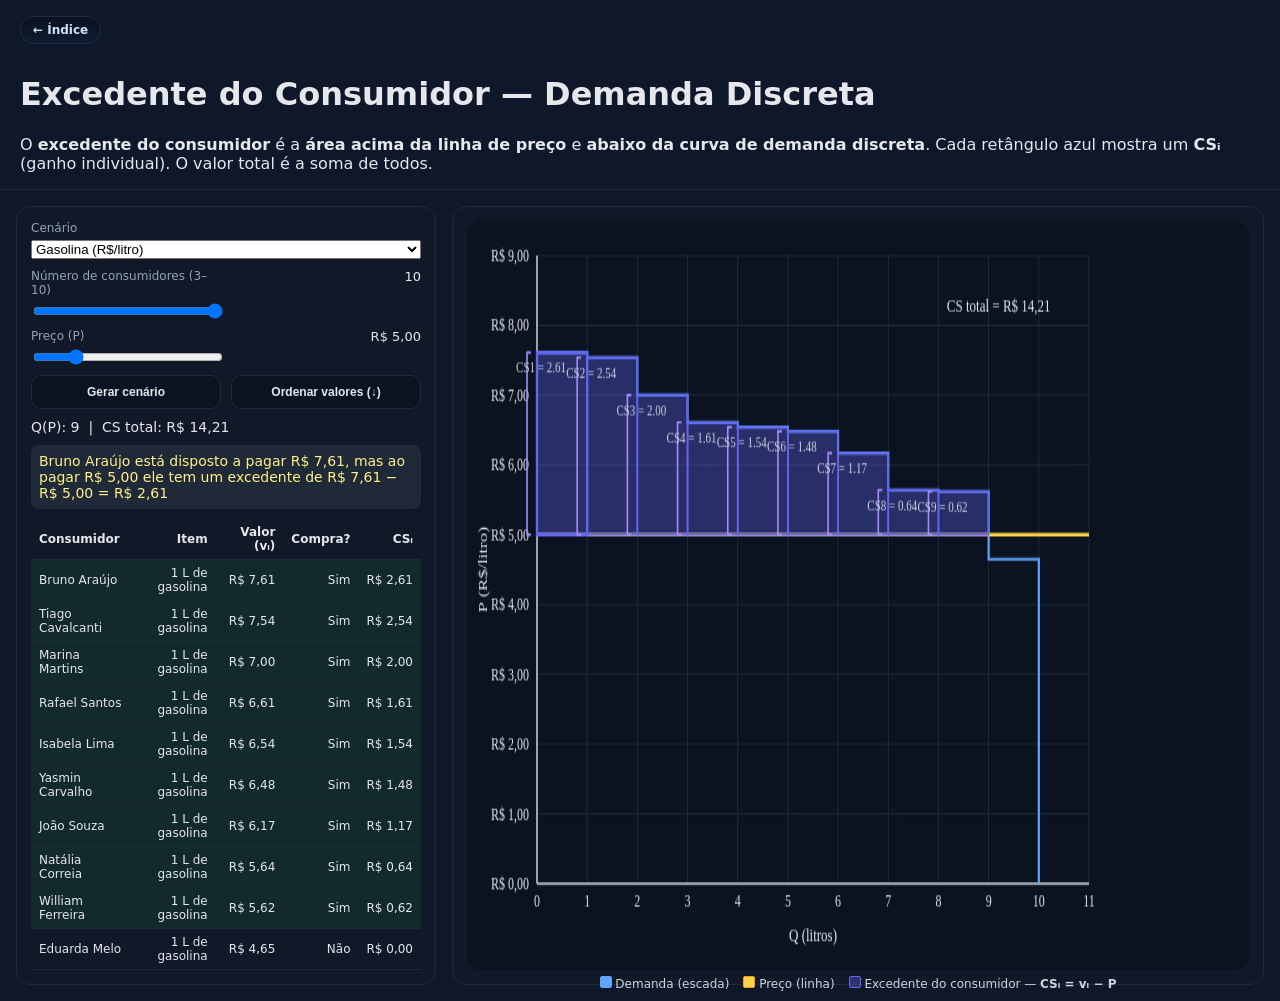
<file: ec_discreta.html>
<!DOCTYPE html>
<html lang="pt-br">
<head>
  <meta charset="UTF-8" />
  <meta name="viewport" content="width=device-width, initial-scale=1.0" />
  <title>Excedente do Consumidor — Demanda Discreta (com exemplos)</title>
  <style>
    :root{
      --bg:#0f172a;--card:#111827;--muted:#94a3b8;--text:#e5e7eb;--axis:#9ca3af;--grid:#1f2937;
      --csFill:rgba(99,102,241,.35); --csStroke:#6366f1; --price:#fcd34d; --dStroke:#60a5fa;
    }
    body{margin:0;font-family:ui-sans-serif,system-ui,-apple-system,Segoe UI,Roboto,Arial;background:var(--bg);color:var(--text);min-height:100vh;display:grid;grid-template-rows:auto 1fr}
    header{padding:16px 20px;border-bottom:1px solid #1e293b}
    .backlink{display:inline-flex;align-items:center;gap:6px;text-decoration:none;color:#cfe3ff;background:linear-gradient(180deg,#0b1220,#0e1a2e);border:1px solid #1f2b40;padding:6px 12px;border-radius:999px;font-weight:700;font-size:12px;margin-bottom:10px;transition:border-color .2s ease, transform .2s ease}
    .backlink:hover{border-color:#334155;transform:translateY(-1px)}
    main{display:grid;grid-template-columns:420px 1fr;gap:16px;padding:16px}
    .panel{background:var(--card);border:1px solid #1f2937;border-radius:14px;padding:14px}
    label{font-size:12px;color:var(--muted);margin-bottom:4px;display:block}
    input[type=range], select{width:100%}
    .row{display:grid;grid-template-columns:1fr 100px;gap:10px;align-items:center}
    .two{display:grid;grid-template-columns:1fr 1fr;gap:10px}
    .val{text-align:right;font-size:13px;font-variant-numeric:tabular-nums}
    button{cursor:pointer;background:#0b1220;border:1px solid #1f2937;color:#e5e7eb;padding:9px 10px;border-radius:10px;font-weight:600;font-size:12px}
    button:hover{border-color:#334155}
    .metric{margin-top:10px;font-size:14px}
    .small{color:var(--muted);font-size:12px}
    canvas{width:100%;height:100%;display:block;background:#0b1220;border-radius:14px}
    table{width:100%;border-collapse:collapse;margin-top:10px;font-size:12px}
    th,td{border-bottom:1px solid #1f2937;padding:6px 8px;text-align:right}
    th:first-child,td:first-child{text-align:left}
    tr.buy td{background:rgba(34,197,94,.10)}
    .legend{display:flex;gap:14px;justify-content:center;margin-top:6px;color:#cbd5e1;font-size:12px;flex-wrap:wrap}
    .dot{width:10px;height:10px;border-radius:2px;display:inline-block}
    .dot.cs{background:var(--csFill);border:1px solid var(--csStroke)}
    .dot.d{background:#60a5fa;border:1px solid #60a5fa}
    .dot.p{background:#fcd34d;border:1px solid #f59e0b}
    .example{margin-top:10px;font-size:14px;color:#fef08a;background:#1f2937;padding:8px;border-radius:8px}
    @media (max-width:980px){main{grid-template-columns:1fr}}
  </style>
</head>
<body>
  <header>
    <a class="backlink" href="/inteco_T11/index.html">← Índice</a>
    <h1>Excedente do Consumidor — Demanda Discreta</h1>
    <div class="sub">O <strong>excedente do consumidor</strong> é a <strong>área acima da linha de preço</strong> e <strong>abaixo da curva de demanda discreta</strong>. Cada retângulo azul mostra um <strong>CSᵢ</strong> (ganho individual). O valor total é a soma de todos.</div>
  </header>
  <main>
    <section class="panel">
      <label for="cat">Cenário</label>
      <select id="cat">
        <option value="gasolina">Gasolina (R$/litro)</option>
        <option value="sorvetes">Sorvetes (R$/unidade)</option>
        <option value="viagens">Viagens (R$ por pacote)</option>
        <option value="arroz">Arroz (R$ pacote 5kg)</option>
        <option value="roupas">Roupas (R$ por peça)</option>
      </select>

      <div class="two" style="margin-top:10px">
        <div>
          <label for="n">Número de consumidores (3–10)</label>
          <input id="n" type="range" min="3" max="10" step="1" value="12" />
        </div>
        <div class="val" id="nval">12</div>
      </div>

      <div class="two" style="margin-top:6px">
        <div>
          <label for="p">Preço (P)</label>
          <input id="p" type="range" min="0" max="1000" step="0.5" value="5" />
        </div>
        <div class="val"><span id="pval">R$ 5,00</span></div>
      </div>

      <div class="two" style="margin-top:6px">
        <button id="regen">Gerar cenário</button>
        <button id="sort">Ordenar valores (↓)</button>
      </div>

      <div class="metric">Q(P): <span id="qOut">—</span> &nbsp;|&nbsp; CS total: <span id="csOut">—</span></div>
      <div class="example" id="exampleBox">Exemplo: —</div>

      <table>
        <thead><tr><th>Consumidor</th><th>Item</th><th>Valor (vᵢ)</th><th>Compra?</th><th>CSᵢ</th></tr></thead>
        <tbody id="tbody"></tbody>
      </table>
    </section>

    <section class="panel">
      <canvas id="chart" width="980" height="600"></canvas>
      <div class="legend">
        <span><span class="dot d"></span> Demanda (escada)</span>
        <span><span class="dot p"></span> Preço (linha)</span>
        <span><span class="dot cs"></span> Excedente do consumidor — <strong>CSᵢ = vᵢ − P</strong></span>
      </div>
    </section>
  </main>

<script>
const $=id=>document.getElementById(id);
const cat=$('cat'), n=$('n'), nval=$('nval'), p=$('p'), pval=$('pval');
const regen=$('regen'), sortBtn=$('sort');
const qOut=$('qOut'), csOut=$('csOut');
const tbody=$('tbody');
const exampleBox=$('exampleBox');
const canvas=$('chart'); const ctx=canvas.getContext('2d');
const pad={left:70,right:20,top:24,bottom:60};

let DATA=[]; let sortedDesc=true; let QMAX=10, PMAX=12;

const FIRST=["Ana","Bruno","Carla","Diego","Eduarda","Felipe","Gabriela","Henrique","Isabela","João","Karen","Lucas","Marina","Natália","Otávio","Paula","Rafael","Sofia","Tiago","Viviane","William","Yasmin","Zeca"];
const LAST=["Silva","Souza","Oliveira","Santos","Pereira","Lima","Ferreira","Almeida","Gomes","Ribeiro","Carvalho","Rocha","Dias","Fernandes","Araújo","Cavalcanti","Correia","Barbosa","Melo","Martins"];
function randName(){ return FIRST[Math.floor(Math.random()*FIRST.length)]+' '+LAST[Math.floor(Math.random()*LAST.length)]; }

const CENARIOS={
  gasolina:{min:4.0,max:9.0,step:0.1,item:'1 L de gasolina',labelP:'P (R$/litro)',labelQ:'Q (litros)'},
  sorvetes:{min:3.0,max:18.0,step:0.5,item:'1 sorvete',labelP:'P (R$/unidade)',labelQ:'Q (unidades)'},
  viagens:{min:800,max:8000,step:50,item:'1 pacote de viagem',labelP:'P (R$ por pacote)',labelQ:'Q (pacotes)'},
  arroz:{min:15,max:45,step:0.5,item:'1 pacote de arroz (5kg)',labelP:'P (R$/pacote 5kg)',labelQ:'Q (pacotes)'},
  roupas:{min:30,max:450,step:2,item:'1 peça de roupa',labelP:'P (R$/peça)',labelQ:'Q (peças)'}
};

function formatBRL(x){ try { return new Intl.NumberFormat('pt-BR',{style:'currency',currency:'BRL'}).format(x); } catch(e){ return 'R$ '+x.toFixed(2).replace('.',','); } }

function genScenario(){
  const sc=CENARIOS[cat.value];
  const N=parseInt(n.value,10); nval.textContent=N;
  // slider de preço conforme cenário
  p.min=sc.min; p.max=sc.max; p.step=sc.step;
  if(parseFloat(p.value)<sc.min||parseFloat(p.value)>sc.max) p.value=((sc.min+sc.max)/2).toFixed(2);
  // dados plausíveis
  DATA=Array.from({length:N},()=>({name:randName(),item:sc.item,v:+(sc.min+Math.random()*(sc.max-sc.min)).toFixed(2)}));
  if(sortedDesc) DATA.sort((a,b)=>b.v-a.v);
  draw();
}

function metrics(P){
  const buyers=DATA.filter(d=>d.v>=P);
  return {Q:buyers.length,CS:buyers.reduce((acc,d)=>acc+(d.v-P),0)};
}

function toPX(x,y,Qmax,Pmax){const W=canvas.width-pad.left-pad.right-140,H=canvas.height-pad.top-pad.bottom;return [pad.left+(x/Qmax)*W,pad.top+H-(y/Pmax)*H];}
function line(x1,y1,x2,y2,clr,w=2,Qmax,Pmax){ctx.beginPath();const [x1p,y1p]=toPX(x1,y1,Qmax,Pmax),[x2p,y2p]=toPX(x2,y2,Qmax,Pmax);ctx.moveTo(x1p,y1p);ctx.lineTo(x2p,y2p);ctx.lineWidth=w;ctx.strokeStyle=clr;ctx.stroke();}
function rectArea(x,w,vy,py,fill,stroke,Qmax,Pmax){const [x0,y0]=toPX(x,py,Qmax,Pmax),[x1,y1]=toPX(x+w,vy,Qmax,Pmax);ctx.fillStyle=fill;ctx.fillRect(x0,y1,x1-x0,y0-y1);if(stroke){ctx.strokeStyle=stroke;ctx.strokeRect(x0,y1,x1-x0,y0-y1);} }

function draw(){
  const sc=CENARIOS[cat.value];
  const P=parseFloat(p.value); pval.textContent=formatBRL(P);
  const maxV=Math.max(...DATA.map(d=>d.v),P);
  const Qmax=Math.max(5,DATA.length+1);
  // passo do eixo Y adaptativo
  let stepY; if(cat.value==="viagens") stepY=1000; else if(maxV>100) stepY=50; else if(maxV>50) stepY=10; else stepY=1;
  const Pmax=Math.max(8,Math.ceil((maxV+maxV*0.1)/stepY)*stepY);
  QMAX=Qmax; PMAX=Pmax;

  const {Q,CS}=metrics(P);
  qOut.textContent=Q; csOut.textContent=formatBRL(CS);

  // tabela e exemplo textual
  tbody.innerHTML='';
  let exampleText='Exemplo: —';
  DATA.forEach((d)=>{
    const buy=d.v>=P; const csi=Math.max(0,d.v-P);
    const tr=document.createElement('tr'); if(buy) tr.classList.add('buy');
    tr.innerHTML=`<td>${d.name}</td><td>${d.item}</td><td>${formatBRL(d.v)}</td><td>${buy?'Sim':'Não'}</td><td>${formatBRL(csi)}</td>`;
    tbody.appendChild(tr);
    if(exampleText==='Exemplo: —' && buy){ exampleText=`${d.name} está disposto a pagar ${formatBRL(d.v)}, mas ao pagar ${formatBRL(P)} ele tem um excedente de ${formatBRL(d.v)} − ${formatBRL(P)} = ${formatBRL(csi)}`; }
  });
  exampleBox.textContent=exampleText;

  // === canvas ===
  ctx.clearRect(0,0,canvas.width,canvas.height);
  // grid
  for(let x=0;x<=Qmax;x++){line(x,0,x,Pmax,'#1f2937',1,Qmax,Pmax);} 
  for(let y=0;y<=Pmax;y+=stepY){line(0,y,Qmax,y,'#1f2937',1,Qmax,Pmax);} 
  // axes
  line(0,0,Qmax,0,'#9ca3af',2,Qmax,Pmax); line(0,0,0,Pmax,'#9ca3af',2,Qmax,Pmax);
  // ticks & labels
  ctx.fillStyle='#e5e7eb'; ctx.font='12px ui-sans-serif'; ctx.textAlign='center';
  for(let x=0;x<=Qmax;x++){ const [px,py]=toPX(x,0,Qmax,Pmax); ctx.fillText(String(x),px,py+16); }
  ctx.save(); ctx.textAlign='right';
  for(let y=0;y<=Pmax;y+=stepY){ const [px,py]=toPX(0,y,Qmax,Pmax); ctx.fillText(formatBRL(y), px-8, py+4); }
  ctx.restore();

  // demanda em escada
  const sorted=DATA.slice().sort((a,b)=>b.v-a.v);
  ctx.beginPath(); ctx.strokeStyle=getComputedStyle(document.documentElement).getPropertyValue('--dStroke')||'#60a5fa'; ctx.lineWidth=2.2;
  let [x0,y0]=toPX(0,sorted[0]?.v||0,Qmax,Pmax); ctx.moveTo(x0,y0);
  for(let i=0;i<sorted.length;i++){
    const vi=sorted[i].v; let [xh,yh]=toPX(i+1,vi,Qmax,Pmax); ctx.lineTo(xh,yh);
    const vnext = sorted[i+1]?.v ?? 0; let [xv,yv]=toPX(i+1,vnext,Qmax,Pmax); ctx.lineTo(xv,yv);
  }
  ctx.stroke();

  // preço (por cima de CS)
  line(0,P,Qmax,P,getComputedStyle(document.documentElement).getPropertyValue('--price')||'#fcd34d',2.4,Qmax,Pmax);

  // CS retângulos + captura de áreas para tooltip
  const csFill=getComputedStyle(document.documentElement).getPropertyValue('--csFill')||'rgba(99,102,241,.35)';
  const csStroke=getComputedStyle(document.documentElement).getPropertyValue('--csStroke')||'#6366f1';
  const csRects=[];
  for(let i=0;i<sorted.length;i++){
    const vi=sorted[i].v; if(vi>=P){ const csi=vi-P; rectArea(i,1,vi,P,csFill,csStroke,Qmax,Pmax);
      const [rx0,ry0]=toPX(i,P,Qmax,Pmax), [rx1,ry1]=toPX(i+1,vi,Qmax,Pmax);
      csRects.push({i, name:sorted[i].name, v:vi, P, CS:csi, x:rx0, y:ry1, w:rx1-rx0, h:ry0-ry1});
      // chave { } ilustrando vᵢ − P
      ctx.strokeStyle='#a78bfa'; ctx.lineWidth=1.6;
      ctx.beginPath(); ctx.moveTo(rx0-6,ry1); ctx.lineTo(rx0-10,ry1); ctx.lineTo(rx0-10,ry0); ctx.lineTo(rx0-6,ry0); ctx.stroke();
      // etiqueta CSi
      ctx.fillStyle='#cbd5e1'; ctx.font='11px ui-sans-serif'; ctx.fillText('CS'+(i+1)+' = '+csi.toFixed(2), rx0+4, ry1+14);
    } else break;
  }

  // CS total dentro do gráfico
  ctx.fillStyle='#e5e7eb'; ctx.font='13px ui-sans-serif'; const [tx,ty]=toPX(Math.min(Q, Qmax-1)+0.2, Pmax-0.8, Qmax, Pmax); ctx.fillText('CS total = '+formatBRL(CS), tx, ty);
  canvas.__csRects = csRects;

  // labels dos eixos com unidades
  const W=canvas.width-pad.left-pad.right-140, H=canvas.height-pad.top-pad.bottom;
  ctx.textAlign='center'; ctx.fillText(sc.labelQ, pad.left+W/2, pad.top+H+40);
  ctx.save(); ctx.translate(20, pad.top+H/2); ctx.rotate(-Math.PI/2); ctx.fillText(sc.labelP,0,0); ctx.restore();
}

// === Interações ===
regen.addEventListener('click', genScenario);
sortBtn.addEventListener('click', ()=>{ sortedDesc=!sortedDesc; sortBtn.textContent = sortedDesc? 'Ordenar valores (↓)' : 'Ordenar valores (↑)'; genScenario(); });
cat.addEventListener('input', ()=>{ genScenario(); });
n.addEventListener('input', ()=>{ nval.textContent = n.value; genScenario(); });
p.addEventListener('input', ()=>{ draw(); });

// Tooltip CSᵢ
const tip=document.createElement('div'); tip.style.position='fixed'; tip.style.pointerEvents='none'; tip.style.background='rgba(2,6,23,.9)'; tip.style.color='#e5e7eb'; tip.style.border='1px solid #334155'; tip.style.padding='6px 8px'; tip.style.borderRadius='8px'; tip.style.font='12px ui-sans-serif'; tip.style.display='none'; document.body.appendChild(tip);
canvas.addEventListener('mousemove',(e)=>{
  const rect=canvas.getBoundingClientRect(); const scale=(window.devicePixelRatio||1);
  const x=(e.clientX-rect.left)*scale, y=(e.clientY-rect.top)*scale; const boxes=canvas.__csRects||[];
  let hit=null; for(const r of boxes){ if(x>=r.x && x<=r.x+r.w && y>=r.y && y<=r.y+r.h){ hit=r; break; } }
  if(hit){ tip.style.display='block'; tip.style.left=(e.clientX+12)+'px'; tip.style.top=(e.clientY+12)+'px'; tip.innerHTML=`<strong>${hit.name}</strong><br>vᵢ = ${formatBRL(hit.v)}<br>P = ${formatBRL(hit.P)}<br><strong>CSᵢ = ${formatBRL(hit.CS)}</strong>`; } else { tip.style.display='none'; }
});
canvas.addEventListener('mouseleave',()=>{ tip.style.display='none'; });

// Responsivo
function resize(){ const rect=canvas.getBoundingClientRect(); const scale=window.devicePixelRatio||1; canvas.width=Math.max(760, Math.floor(rect.width*scale)); canvas.height=Math.max(520, Math.floor(rect.width*0.6*scale)); draw(); }
new ResizeObserver(resize).observe(canvas);
window.addEventListener('load', ()=>{ genScenario(); resize(); });
</script>
</body>
</html>
</file>
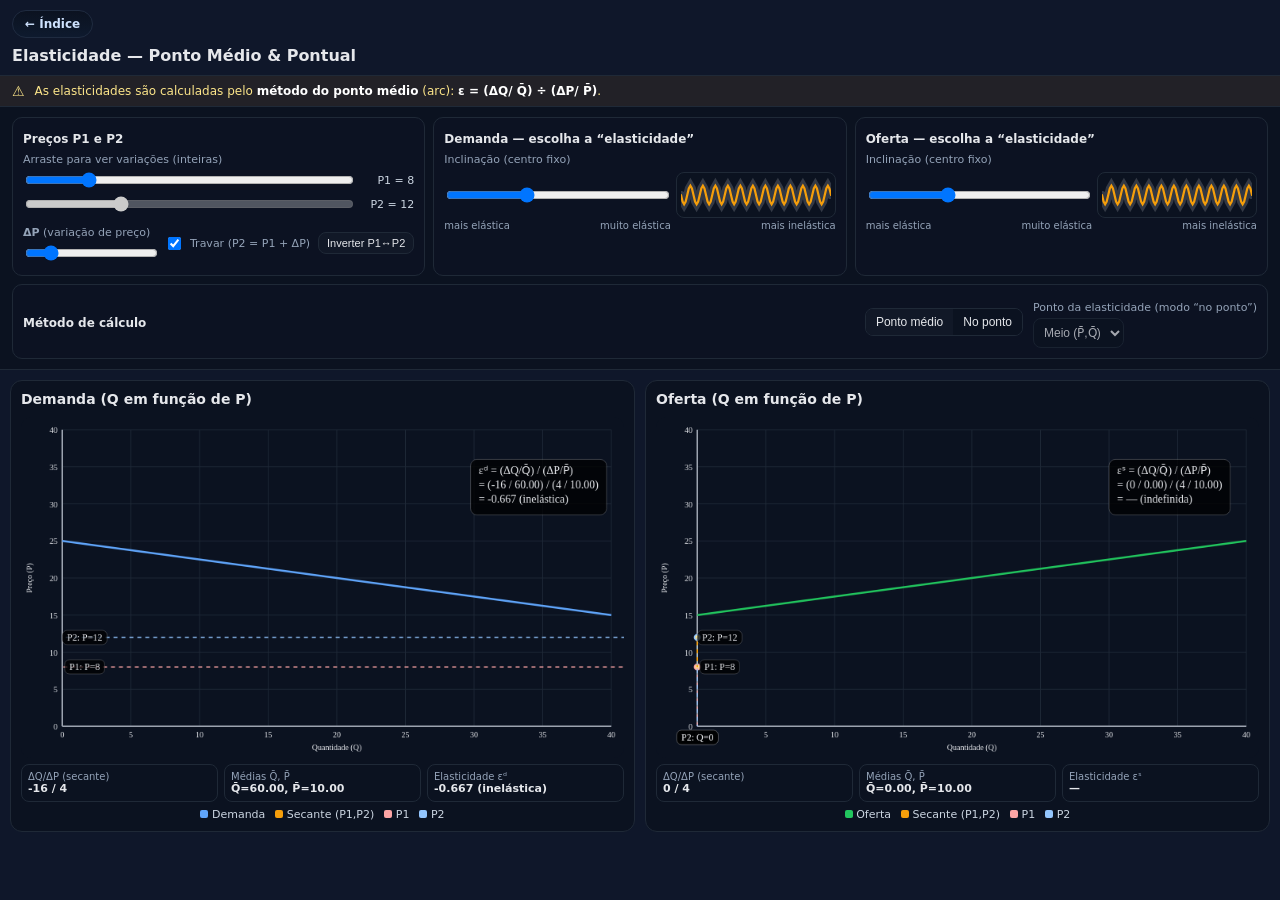
<file: elast.html>
<!DOCTYPE html>
<html lang="pt-br">
<head>
<meta charset="UTF-8"/>
<meta name="viewport" content="width=device-width, initial-scale=1.0"/>
<title>Elasticidade — Ponto Médio & Pontual</title>
<style>
  :root{
    --bg:#0f172a;--panel:#0b1220;--ink:#e5e7eb;--muted:#94a3b8;--line:#1f2937;
    --d:#60a5fa;--s:#22c55e;--sec:#f59e0b;--p1:#fca5a5;--p2:#93c5fd;--pt:#fde68a
  }
  *{box-sizing:border-box}
  body{
    margin:0;background:var(--bg);color:var(--ink);
    font-family:ui-sans-serif,system-ui,-apple-system,Segoe UI,Roboto,Arial;
    display:grid;grid-template-rows:auto auto auto 1fr
  }
  header{padding:10px 12px;border-bottom:1px solid var(--line)}
  .backlink{display:inline-flex;align-items:center;gap:6px;text-decoration:none;color:#cfe3ff;background:linear-gradient(180deg,#0b1220,#0e1a2e);border:1px solid #1f2b40;padding:6px 12px;border-radius:999px;font-weight:700;font-size:12px;margin-bottom:8px;transition:border-color .2s ease, transform .2s ease}
  .backlink:hover{border-color:#334155;transform:translateY(-1px)}
  header h1{margin:0;font-size:16px}

  /* ALERTA */
  .alert{
    display:flex;gap:10px;align-items:center;
    padding:8px 12px;border-bottom:1px solid var(--line);
    background:rgba(245,158,11,.08);
    color:#fde68a;font-size:12px
  }
  .alert .icon{font-size:14px;line-height:1}
  .alert b{color:#fff}

  .controls{display:grid;gap:8px;padding:10px 12px;border-bottom:1px solid var(--line);background:var(--panel)}
  .row{display:grid;grid-template-columns:1fr 1fr 1fr;gap:8px}
  .box{border:1px solid var(--line);border-radius:10px;padding:10px;background:#0c1222}
  strong{font-size:12px}
  label{display:block;font-size:11px;color:var(--muted);margin:6px 0 4px}
  input[type=range]{width:100%}
  .val{font-variant-numeric:tabular-nums;text-align:right;font-size:11px;color:#cbd5e1}
  button.small{cursor:pointer;background:#111827;border:1px solid var(--line);color:#e5e7eb;padding:4px 8px;border-radius:8px;font-size:11px}

  /* mola */
  .springCtrl{display:grid;grid-template-columns:1fr 160px;gap:8px;align-items:center;margin-top:6px}
  .springWrap{background:#0b1220;border:1px solid var(--line);border-radius:8px;padding:4px;display:flex;align-items:center;justify-content:center}
  svg.spring{width:150px;height:36px;display:block}
  .hint{display:flex;justify-content:space-between;font-size:10px;color:#94a3b8;margin-top:2px}

  /* método */
  .methodRow{display:grid;grid-template-columns:1fr auto auto;gap:10px;align-items:center}
  .seg{display:inline-flex;border:1px solid var(--line);border-radius:8px;overflow:hidden}
  .seg button{padding:6px 10px;background:#0b1220;color:#e5e7eb;border:0;font-size:12px}
  .seg button.active{background:#111827}
  select{background:#0b1220;border:1px solid var(--line);color:#e5e7eb;border-radius:8px;padding:6px;font-size:12px}

  /* painéis */
  main{display:grid;grid-template-columns:1fr 1fr;gap:10px;padding:10px}
  .panel{background:var(--panel);border:1px solid var(--line);border-radius:12px;padding:10px;display:grid;grid-template-rows:auto 1fr auto;gap:6px}
  h2{margin:0 0 4px;font-size:14px}
  canvas{width:100%;height:100%;background:#0b1220;border-radius:10px;display:block}

  .metrics{display:grid;grid-template-columns:repeat(3,minmax(0,1fr));gap:6px}
  .chip{background:#0b1220;border:1px solid var(--line);border-radius:8px;padding:6px}
  .k{font-size:10px;color:#94a3b8}
  .v{font-variant-numeric:tabular-nums;font-weight:700;font-size:11px}

  .legend{display:flex;gap:10px;justify-content:center;color:#cbd5e1;font-size:11px;flex-wrap:wrap}
  .dot{width:8px;height:8px;border-radius:2px;display:inline-block}
  .dot.d{background:var(--d)} .dot.s{background:var(--s)} .dot.sec{background:var(--sec)}
  .dot.p1{background:var(--p1)} .dot.p2{background:var(--p2)}

  @media (max-width:980px){main{grid-template-columns:1fr} .row{grid-template-columns:1fr}}
</style>
</head>
<body>
  <header><a class="backlink" href="/inteco_T11/index.html">← Índice</a><h1>Elasticidade — Ponto Médio & Pontual</h1></header>

  <!-- ALERTA -->
  <div id="alert" class="alert" role="status" aria-live="polite">
    <span class="icon">⚠️</span>
    <span id="alertText">As elasticidades são calculadas pelo <b>método do ponto médio</b> (arc): <b>ε = (ΔQ/ Q̄) ÷ (ΔP/ P̄)</b>.</span>
  </div>

  <section class="controls">
    <div class="row">
      <!-- preços -->
      <div class="box">
        <strong>Preços P1 e P2</strong>
        <label>Arraste para ver variações (inteiras)</label>
        <div style="display:grid;grid-template-columns:1fr 56px;gap:6px;align-items:center;margin-top:4px">
          <input id="p1" type="range" min="1" max="40" step="1" value="8"><div class="val" id="p1v">P1 = 8</div>
        </div>
        <div style="display:grid;grid-template-columns:1fr 56px;gap:6px;align-items:center;margin-top:4px">
          <input id="p2" type="range" min="1" max="40" step="1" value="12"><div class="val" id="p2v">P2 = 12</div>
        </div>
        <div style="display:grid;grid-template-columns:1fr auto auto;gap:8px;align-items:center;margin-top:6px">
          <div><label for="dP"><b>ΔP</b> (variação de preço)</label><input id="dP" type="range" min="1" max="20" step="1" value="4"></div>
          <label style="display:flex;align-items:center;gap:6px;font-size:11px"><input id="lockDelta" type="checkbox" checked> Travar (P2 = P1 + ΔP)</label>
          <button id="swapBtn" type="button" class="small">Inverter P1↔P2</button>
        </div>
      </div>

      <!-- Demanda: slider + mola -->
      <div class="box">
        <strong>Demanda — escolha a “elasticidade”</strong>
        <label for="dShape">Inclinação (centro fixo)</label>
        <div class="springCtrl">
          <input id="dShape" type="range" min="0" max="1" step="0.01" value="0.35" aria-label="Elasticidade da Demanda">
          <div class="springWrap"><svg id="springD" class="spring" viewBox="0 0 150 36" aria-hidden="true"></svg></div>
        </div>
        <div class="hint"><span>mais elástica</span><span id="dShapeVal">intermediária</span><span>mais inelástica</span></div>
      </div>

      <!-- Oferta: slider + mola -->
      <div class="box">
        <strong>Oferta — escolha a “elasticidade”</strong>
        <label for="sShape">Inclinação (centro fixo)</label>
        <div class="springCtrl">
          <input id="sShape" type="range" min="0" max="1" step="0.01" value="0.35" aria-label="Elasticidade da Oferta">
          <div class="springWrap"><svg id="springS" class="spring" viewBox="0 0 150 36" aria-hidden="true"></svg></div>
        </div>
        <div class="hint"><span>mais elástica</span><span id="sShapeVal">intermediária</span><span>mais inelástica</span></div>
      </div>
    </div>

    <!-- MÉTODO -->
    <div class="box methodRow">
      <div><strong>Método de cálculo</strong></div>
      <div class="seg" role="tablist" aria-label="Método de elasticidade">
        <button id="btnMid" class="active" aria-selected="true">Ponto médio</button>
        <button id="btnPoint" aria-selected="false">No ponto</button>
      </div>
      <div>
        <label for="pointAt">Ponto da elasticidade (modo “no ponto”)</label>
        <select id="pointAt">
          <option value="P1">P1</option>
          <option value="P2">P2</option>
          <option value="MID" selected>Meio (P̄,Q̄)</option>
        </select>
      </div>
    </div>
  </section>

  <main>
    <section class="panel">
      <h2>Demanda (Q em função de P)</h2>
      <canvas id="canvasD" width="760" height="430" aria-label="Plano P×Q — Demanda"></canvas>
      <div class="metrics" id="metricsD">
        <div class="chip"><div class="k" id="k1d">ΔQ/ΔP (secante)</div><div class="v" id="dSlope">—</div></div>
        <div class="chip"><div class="k" id="k2d">Médias Q̄, P̄</div><div class="v" id="dMeans">—</div></div>
        <div class="chip"><div class="k">Elasticidade εᵈ</div><div class="v" id="dElas">—</div></div>
      </div>
      <div class="legend">
        <span><span class="dot d"></span> Demanda</span>
        <span><span class="dot sec"></span> Secante (P1,P2)</span>
        <span><span class="dot p1"></span> P1</span>
        <span><span class="dot p2"></span> P2</span>
      </div>
    </section>

    <section class="panel">
      <h2>Oferta (Q em função de P)</h2>
      <canvas id="canvasS" width="760" height="430" aria-label="Plano P×Q — Oferta"></canvas>
      <div class="metrics" id="metricsS">
        <div class="chip"><div class="k" id="k1s">ΔQ/ΔP (secante)</div><div class="v" id="sSlope">—</div></div>
        <div class="chip"><div class="k" id="k2s">Médias Q̄, P̄</div><div class="v" id="sMeans">—</div></div>
        <div class="chip"><div class="k">Elasticidade εˢ</div><div class="v" id="sElas">—</div></div>
      </div>
      <div class="legend">
        <span><span class="dot s"></span> Oferta</span>
        <span><span class="dot sec"></span> Secante (P1,P2)</span>
        <span><span class="dot p1"></span> P1</span>
        <span><span class="dot p2"></span> P2</span>
      </div>
    </section>
  </main>

<script>
/* ===== Helpers ===== */
const $ = (id)=>document.getElementById(id);
const cssVar = (name) => getComputedStyle(document.documentElement).getPropertyValue(name).trim() || name;
const resolveColor = (spec) => { const m=/^var\((--[^)]+)\)$/.exec(spec); return m ? cssVar(m[1]) : spec; };
const int = (x)=>Math.round(+x);

/* Controles */
const p1=$('p1'), p1v=$('p1v');
const p2=$('p2'), p2v=$('p2v');
const dP=$('dP'), lockDelta=$('lockDelta'), swapBtn=$('swapBtn');
const dShape=$('dShape'), dShapeVal=$('dShapeVal');
const sShape=$('sShape'), sShapeVal=$('sShapeVal');
const btnMid=$('btnMid'), btnPoint=$('btnPoint'), pointAt=$('pointAt');
const alertText=$('alertText');

/* Mola SVG */
const springD=$('springD'), springS=$('springS');
function drawSpring(svgEl, t){
  const w=150, h=36, mid=h/2;
  const coils = 4 + Math.round(t*10);
  const amp   = 4 + (1 - t)*8;
  const pts=[], steps=coils*12;
  for(let i=0;i<=steps;i++){
    const x=(i/steps)*w, y=mid + Math.sin(i/coils*Math.PI*2)*amp;
    pts.push(`${x.toFixed(2)},${y.toFixed(2)}`);
  }
  svgEl.innerHTML = `
    <polyline fill="none" stroke="${resolveColor('var(--ink)')}" stroke-opacity="0.18" stroke-width="8" points="${pts.join(' ')}" stroke-linecap="round"/>
    <polyline fill="none" stroke="${resolveColor('var(--sec)')}" stroke-width="2.2" points="${pts.join(' ')}" stroke-linecap="round"/>
  `;
}

/* Canvas & Métricas */
const cD=$('canvasD'), cS=$('canvasS');
const ctxD=cD.getContext('2d'), ctxS=cS.getContext('2d');
const dSlope=$('dSlope'), dMeans=$('dMeans'), dElas=$('dElas');
const sSlope=$('sSlope'), sMeans=$('sMeans'), sElas=$('sElas');
const k1d=$('k1d'), k2d=$('k2d'), k1s=$('k1s'), k2s=$('k2s');

/* Escala e padding do plano */
const QMAX=40, PMAX=40, QMID=QMAX/2, PMID=PMAX/2;
const PAD={left:52,right:16,top:16,bottom:40};

/* Forma (sliders) */
let B=2.0, Dp=2.0; // Demanda: Q = a - B*P ; Oferta: Q = -c + Dp*P

/* Método */
let method='midpoint'; // 'midpoint' | 'point'
const SLOPE_MIN = 0.3, SLOPE_MAX = 6.0;
const mapSliderToSlopeQ = (v) => SLOPE_MIN + (SLOPE_MAX - SLOPE_MIN) * (1 - v);

/* Classificação por |dP/dQ| */
function labelFromSlope(abs_dPdQ){
  if (abs_dPdQ <= 0.25) return 'muito elástica';
  if (abs_dPdQ <= 0.60) return 'elástica';
  if (abs_dPdQ <= 1.50) return 'intermediária';
  if (abs_dPdQ <= 3.50) return 'inelástica';
  return 'muito inelástica';
}

/* Atualiza sliders e textos */
function updateFromSliders(){
  let p1Val = int(p1.value), d = int(dP.value);
  if (lockDelta.checked){
    let p2Val = p1Val + d;
    const pmax = +p1.max, pmin = +p1.min;
    if(p2Val > pmax){ p1Val = Math.max(pmin, pmax - d); p2Val = p1Val + d; }
    p1.value = p1Val; p2.value = p2Val; p2.disabled = true;
  } else { p2.value = int(p2.value); p2.disabled = false; }
  p1v.textContent = "P1 = " + p1.value;
  p2v.textContent = "P2 = " + p2.value;

  B  = mapSliderToSlopeQ(+dShape.value);
  Dp = mapSliderToSlopeQ(+sShape.value);

  dShapeVal.textContent = labelFromSlope(Math.abs(1/B));
  sShapeVal.textContent = labelFromSlope(Math.abs(1/Dp));

  drawSpring(springD, +dShape.value);
  drawSpring(springS, +sShape.value);
}

/* Parâmetros centrados */
function demandParams(){ const a = QMID + B*PMID; return {a,b:B}; }
function supplyParams(){ const c = Dp*PMID - QMID; return {c,d:Dp}; }

/* Q(P) discretos */
function Qd(P){ const p=demandParams(); return Math.max(0, Math.round(p.a - p.b*P)); }
function Qs(P){ const p=supplyParams(); return Math.max(0, Math.round(-p.c + p.d*P)); }

/* Elasticidade — ponto médio */
function elasMid(Q1,Q2,P1,P2){
  const dQ=Q2-Q1, dPin=P2-P1, Qm=(Q1+Q2)/2, Pm=(P1+P2)/2;
  if(Qm<=0 || Pm<=0 || dPin===0) return {e:null,dQ,dPin,Qm,Pm};
  const num=dQ/Qm, den=dPin/Pm;
  return {e:num/den, dQ, dPin, Qm, Pm, num, den};
}
/* Elasticidade — pontual em (P*,Q*) */
function elasPoint_linear_demand(Pstar,Qstar){ // dQ/dP = -B
  if(Qstar<=0) return {e:null, dQdP:-B, Pstar, Qstar};
  return {e:(-B)*(Pstar/Qstar), dQdP:-B, Pstar, Qstar};
}
function elasPoint_linear_supply(Pstar,Qstar){ // dQ/dP = +Dp
  if(Qstar<=0) return {e:null, dQdP:Dp, Pstar, Qstar};
  return {e:(Dp)*(Pstar/Qstar), dQdP:Dp, Pstar, Qstar};
}
function classify(e){ if(e===null) return '—'; const a=Math.abs(e); if(Math.abs(a-1)<1e-6) return 'unitária'; return a>1?'elástica':'inelástica'; }

/* Plot helpers */
function makePlotters(ctx){
  function toPX(Q,P){
    const W=ctx.canvas.width-PAD.left-PAD.right, H=ctx.canvas.height-PAD.top-PAD.bottom;
    return [PAD.left+(Q/QMAX)*W, PAD.top+H-(P/PMAX)*H];
  }
  function lineQ(Q1,P1,Q2,P2,clr,w){
    ctx.beginPath(); const a=toPX(Q1,P1), b=toPX(Q2,P2);
    ctx.moveTo(a[0],a[1]); ctx.lineTo(b[0],b[1]); ctx.lineWidth=w||2; ctx.strokeStyle=resolveColor(clr); ctx.stroke();
  }
  function axes(){
    ctx.clearRect(0,0,ctx.canvas.width,ctx.canvas.height);
    for(let q=0;q<=QMAX;q+=5) lineQ(q,0,q,PMAX,'#1f2937',1);
    for(let p=0;p<=PMAX;p+=5) lineQ(0,p,QMAX,p,'#1f2937',1);
    lineQ(0,0,QMAX,0,'#9ca3af',2); lineQ(0,0,0,PMAX,'#9ca3af',2);
    ctx.fillStyle='#e5e7eb'; ctx.font='10px ui-sans-serif'; ctx.textAlign='center';
    for(let q=0;q<=QMAX;q+=5){ const t=toPX(q,0); ctx.fillText(String(q), t[0], t[1]+14); }
    ctx.save(); ctx.textAlign='right'; for(let p=0;p<=PMAX;p+=5){ const t=toPX(0,p); ctx.fillText(String(p), t[0]-6, t[1]+4); } ctx.restore();
    const W=ctx.canvas.width-PAD.left-PAD.right, H=ctx.canvas.height-PAD.top-PAD.bottom;
    ctx.textAlign='center'; ctx.fillText('Quantidade (Q)', PAD.left+W/2, PAD.top+H+30);
    ctx.save(); ctx.translate(14, PAD.top+H/2); ctx.rotate(-Math.PI/2); ctx.fillText('Preço (P)', 0, 0); ctx.restore();
  }
  function point(Q,P,stroke){
    const t=toPX(Q,P); ctx.beginPath(); ctx.arc(t[0],t[1],3.5,0,2*Math.PI);
    ctx.fillStyle=resolveColor('var(--pt)'); ctx.fill(); ctx.strokeStyle=resolveColor(stroke||'#fff'); ctx.lineWidth=1.8; ctx.stroke();
  }
  return {toPX,lineQ,axes,point};
}
const plotD = makePlotters(ctxD);
const plotS = makePlotters(ctxS);

/* Projeções e rótulos nos eixos */
function drawDashed(ctx, x1,y1,x2,y2, color, width=1.5, dash=[5,5]){
  ctx.save(); ctx.setLineDash(dash); ctx.lineWidth=width; ctx.strokeStyle=resolveColor(color);
  ctx.beginPath(); ctx.moveTo(x1,y1); ctx.lineTo(x2,y2); ctx.stroke(); ctx.setLineDash([]); ctx.restore();
}
function drawAxisBubble(ctx, text, x, y){
  const padX=6, padY=3, r=6, font='12px ui-sans-serif';
  ctx.save(); ctx.font=font; ctx.textBaseline='middle'; ctx.textAlign='center';
  const w=ctx.measureText(text).width + padX*2, h=18, x0=Math.round(x - w/2), y0=Math.round(y - h/2);
  ctx.fillStyle='rgba(0,0,0,0.75)'; ctx.strokeStyle='rgba(255,255,255,0.20)'; ctx.lineWidth=1;
  ctx.beginPath(); ctx.moveTo(x0+r,y0);
  ctx.arcTo(x0+w,y0,x0+w,y0+h,r); ctx.arcTo(x0+w,y0+h,x0,y0+h,r);
  ctx.arcTo(x0,y0+h,x0,y0,r);     ctx.arcTo(x0,y0,x0+w,y0,r);
  ctx.closePath(); ctx.fill(); ctx.stroke();
  ctx.fillStyle='#e5e7eb'; ctx.fillText(text, x0+w/2, y0+h/2+0.5);
  ctx.restore();
}
function drawProjections(ctx, plotter, Q, P, color, tag){
  const [xP,yP]=plotter.toPX(Q,P), [xQ,y0]=plotter.toPX(Q,0), [x0,yY]=plotter.toPX(0,P);
  drawDashed(ctx, xP,yP, xQ,y0, color); // até eixo x (Q)
  drawDashed(ctx, xP,yP, x0,yY, color); // até eixo y (P)
  drawAxisBubble(ctx, `${tag}: Q=${Q}`, xQ, y0 + 14);
  drawAxisBubble(ctx, `${tag}: P=${P}`, x0 + 28, yY);
}

/* Caixa de fórmula */
function drawFormulaBoxAtCoord(ctx, plotter, lines, Q, P, offset={dx:0,dy:0}){
  ctx.save();
  const fontSize=14, lineHeight=18, padX=10, padY=8;
  ctx.font=`${fontSize}px ui-sans-serif`; ctx.textBaseline='top'; ctx.textAlign='left';
  const widths=lines.map(t=>ctx.measureText(t).width), innerW=Math.max(...widths);
  const w=innerW + padX*2, h=lines.length*lineHeight + padY*2;
  let [x,y]=plotter.toPX(Q,P); x+=(offset.dx||0); y+=(offset.dy||0);
  x=Math.min(Math.max(x, PAD.left+6), ctx.canvas.width-PAD.right-w-6);
  y=Math.min(Math.max(y, PAD.top +6), ctx.canvas.height-PAD.bottom-h-6);
  ctx.fillStyle='rgba(0,0,0,0.75)'; ctx.strokeStyle='rgba(255,255,255,0.22)'; ctx.lineWidth=1;
  const r=8, x0=x, y0=y;
  ctx.beginPath(); ctx.moveTo(x0+r,y0);
  ctx.arcTo(x0+w,y0,x0+w,y0+h,r); ctx.arcTo(x0+w,y0+h,x0,y0+h,r);
  ctx.arcTo(x0,y0+h,x0,y0,r);     ctx.arcTo(x0,y0,x0+w,y0,r);
  ctx.closePath(); ctx.fill(); ctx.stroke();
  ctx.fillStyle='#e5e7eb';
  for(let i=0;i<lines.length;i++) ctx.fillText(lines[i], x0+padX, y0+padY+i*lineHeight);
  ctx.restore();
}

/* Demanda */
function drawDemand(){
  const ctx = ctxD, plot = plotD;
  plot.axes();
  const p=demandParams(), a=p.a, b=p.b; // P = (a - Q)/b
  plot.lineQ(0, a/b, QMAX, (a-QMAX)/b, 'var(--d)', 2.4);

  const P1=int(p1.value), P2=int(p2.value);
  const Q1=Qd(P1), Q2=Qd(P2);

  plot.point(Q1,P1,'var(--p1)'); plot.point(Q2,P2,'var(--p2)');
  plot.lineQ(Q1,P1,Q2,P2,'var(--sec)',2);

  drawProjections(ctx, plot, Q1, P1, 'var(--p1)', 'P1');
  drawProjections(ctx, plot, Q2, P2, 'var(--p2)', 'P2');

  if(method==='midpoint'){
    const {e,dQ,dPin,Qm,Pm,num,den} = elasMid(Q1,Q2,P1,P2);
    dSlope.textContent = dQ + " / " + dPin;
    dMeans.textContent = "Q̄=" + Qm.toFixed(2) + ", P̄=" + Pm.toFixed(2);
    dElas.textContent  = (e===null? '—' : e.toFixed(3) + " (" + classify(e) + ")");
    k1d.textContent="ΔQ/ΔP (secante)"; k2d.textContent="Médias Q̄, P̄";
    const lines = (e===null)
      ? ["εᵈ = (ΔQ/Q̄) / (ΔP/P̄)",
         `= (${dQ} / ${Qm.toFixed(2)}) / (${dPin} / ${Pm.toFixed(2)})`,
         `= — (indefinida)`]
      : ["εᵈ = (ΔQ/Q̄) / (ΔP/P̄)",
         `= (${dQ} / ${Qm.toFixed(2)}) / (${dPin} / ${Pm.toFixed(2)})`,
         `= ${(num/den).toFixed(3)} (${classify(e)})`];
    drawFormulaBoxAtCoord(ctx, plot, lines, QMAX*0.75, PMAX*0.9);
  } else {
    // ponto: escolher P*,Q*
    let Pstar, Qstar, tag = pointAt.value;
    if(tag==='P1'){ Pstar=P1; Qstar=Q1; }
    else if(tag==='P2'){ Pstar=P2; Qstar=Q2; }
    else { Pstar=(P1+P2)/2; Qstar=(Q1+Q2)/2; tag='P̄'; }
    const {e, dQdP} = elasPoint_linear_demand(Pstar,Qstar);
    dSlope.textContent = (dQdP).toFixed(3); // dQ/dP
    dMeans.textContent = `P*=${Pstar.toFixed(2)}, Q*=${Qstar.toFixed(2)}`;
    dElas.textContent  = (e===null? '—' : e.toFixed(3) + " (" + classify(e) + ")");
    k1d.textContent="dQ/dP (no ponto)"; k2d.textContent="P*, Q* (ponto)";
    const lines = (e===null)
      ? ["εᵈ = (dQ/dP) · (P*/Q*)",
         `= (${dQdP.toFixed(3)}) · (${Pstar.toFixed(2)} / ${Qstar.toFixed(2)})`,
         `= — (indefinida)`]
      : ["εᵈ = (dQ/dP) · (P*/Q*)",
         `= (${dQdP.toFixed(3)}) · (${Pstar.toFixed(2)} / ${Qstar.toFixed(2)})`,
         `= ${e.toFixed(3)} (${classify(e)})`];
    drawFormulaBoxAtCoord(ctx, plot, lines, QMAX*0.75, PMAX*0.9);
  }
}

/* Oferta */
function drawSupply(){
  const ctx = ctxS, plot = plotS;
  plot.axes();
  const p=supplyParams(), c=p.c, d=p.d; // P = (Q + c)/d
  plot.lineQ(0, (c)/d, QMAX, (QMAX + c)/d, 'var(--s)', 2.4);

  const P1=int(p1.value), P2=int(p2.value);
  const Q1=Qs(P1), Q2=Qs(P2);

  plot.point(Q1,P1,'var(--p1)'); plot.point(Q2,P2,'var(--p2)');
  plot.lineQ(Q1,P1,Q2,P2,'var(--sec)',2);

  drawProjections(ctx, plot, Q1, P1, 'var(--p1)', 'P1');
  drawProjections(ctx, plot, Q2, P2, 'var(--p2)', 'P2');

  if(method==='midpoint'){
    const {e,dQ,dPin,Qm,Pm,num,den} = elasMid(Q1,Q2,P1,P2);
    sSlope.textContent = dQ + " / " + dPin;
    sMeans.textContent = "Q̄=" + Qm.toFixed(2) + ", P̄=" + Pm.toFixed(2);
    sElas.textContent  = (e===null? '—' : e.toFixed(3) + " (" + classify(e) + ")");
    k1s.textContent="ΔQ/ΔP (secante)"; k2s.textContent="Médias Q̄, P̄";
    const lines = (e===null)
      ? ["εˢ = (ΔQ/Q̄) / (ΔP/P̄)",
         `= (${dQ} / ${Qm.toFixed(2)}) / (${dPin} / ${Pm.toFixed(2)})`,
         `= — (indefinida)`]
      : ["εˢ = (ΔQ/Q̄) / (ΔP/P̄)",
         `= (${dQ} / ${Qm.toFixed(2)}) / (${dPin} / ${Pm.toFixed(2)})`,
         `= ${(num/den).toFixed(3)} (${classify(e)})`];
    drawFormulaBoxAtCoord(ctx, plot, lines, QMAX*0.75, PMAX*0.9);
  } else {
    let Pstar, Qstar, tag = pointAt.value;
    if(tag==='P1'){ Pstar=P1; Qstar=Q1; }
    else if(tag==='P2'){ Pstar=P2; Qstar=Q2; }
    else { Pstar=(P1+P2)/2; Qstar=(Q1+Q2)/2; tag='P̄'; }
    const {e, dQdP} = elasPoint_linear_supply(Pstar,Qstar);
    sSlope.textContent = (dQdP).toFixed(3);
    sMeans.textContent = `P*=${Pstar.toFixed(2)}, Q*=${Qstar.toFixed(2)}`;
    sElas.textContent  = (e===null? '—' : e.toFixed(3) + " (" + classify(e) + ")");
    k1s.textContent="dQ/dP (no ponto)"; k2s.textContent="P*, Q* (ponto)";
    const lines = (e===null)
      ? ["εˢ = (dQ/dP) · (P*/Q*)",
         `= (${dQdP.toFixed(3)}) · (${Pstar.toFixed(2)} / ${Qstar.toFixed(2)})`,
         `= — (indefinida)`]
      : ["εˢ = (dQ/dP) · (P*/Q*)",
         `= (${dQdP.toFixed(3)}) · (${Pstar.toFixed(2)} / ${Qstar.toFixed(2)})`,
         `= ${e.toFixed(3)} (${classify(e)})`];
    drawFormulaBoxAtCoord(ctx, plot, lines, QMAX*0.75, PMAX*0.9);
  }
}

/* Orquestração */
function updateAlert(){
  if(method==='midpoint'){
    alertText.innerHTML = 'As elasticidades são calculadas pelo <b>método do ponto médio</b> (arc): <b>ε = (ΔQ/ Q̄) ÷ (ΔP/ P̄)</b>.';
    pointAt.disabled = true;
  } else {
    alertText.innerHTML = 'As elasticidades são calculadas <b>no ponto</b>: <b>ε = (dQ/dP) · (P*/Q*)</b>. Escolha o ponto em <b>P1</b>, <b>P2</b> ou <b>Meio</b>.';
    pointAt.disabled = false;
  }
}
function drawAll(){ updateFromSliders(); updateAlert(); drawDemand(); drawSupply(); }

/* Eventos */
window.addEventListener('load', drawAll);
[p1,p2,dP,dShape,sShape,lockDelta,pointAt].forEach(el=> el.addEventListener('input', drawAll));
swapBtn.addEventListener('click', ()=>{ const t=p1.value; p1.value=p2.value; p2.value=t; drawAll(); });

btnMid.addEventListener('click', ()=>{ method='midpoint'; btnMid.classList.add('active'); btnPoint.classList.remove('active'); drawAll(); });
btnPoint.addEventListener('click', ()=>{ method='point'; btnPoint.classList.add('active'); btnMid.classList.remove('active'); drawAll(); });
</script>
</body>
</html>
</file>
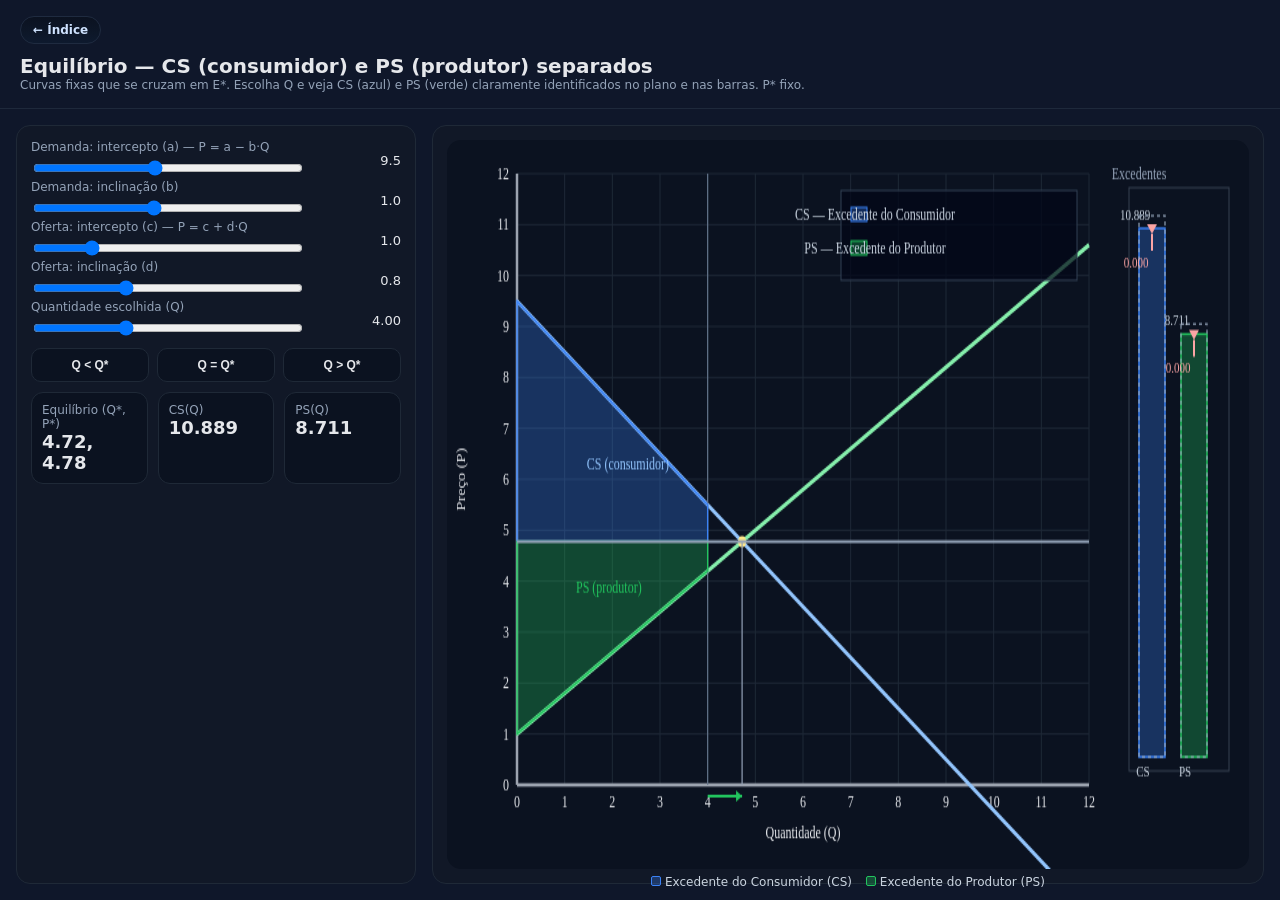
<file: equilibrio.html>
<!DOCTYPE html>
<html lang="pt-br">
<head>
  <meta charset="UTF-8" />
  <meta name="viewport" content="width=device-width, initial-scale=1.0" />
  <title>Equilíbrio — Q escolhida com CS/PS separados</title>
  <style>
    :root{
      --bg:#0f172a;--card:#111827;--muted:#94a3b8;--text:#e5e7eb;--axis:#9ca3af;--grid:#1f2937;
      --csFill:rgba(59,130,246,.30); /* azul */
      --csStroke:#3b82f6;
      --psFill:rgba(34,197,94,.30); /* verde */
      --psStroke:#22c55e;
      --negFill:rgba(244,63,94,.25);
      --negStroke:#f43f5e;
    }
    *{box-sizing:border-box}
    body{margin:0;font-family:ui-sans-serif,system-ui,-apple-system,Segoe UI,Roboto,"Helvetica Neue",Arial;background:var(--bg);color:var(--text);min-height:100vh;display:grid;grid-template-rows:auto 1fr}
    header{padding:16px 20px;border-bottom:1px solid #1e293b}
    header h1{margin:0;font-size:20px}
    header .sub{color:var(--muted);font-size:12px}
    .backlink{display:inline-flex;align-items:center;gap:6px;text-decoration:none;color:#cfe3ff;background:linear-gradient(180deg,#0b1220,#0e1a2e);border:1px solid #1f2b40;padding:6px 12px;border-radius:999px;font-weight:700;font-size:12px;margin-bottom:10px;transition:border-color .2s ease, transform .2s ease}
    .backlink:hover{border-color:#334155;transform:translateY(-1px)}
    main{display:grid;grid-template-columns:400px 1fr;gap:16px;padding:16px}
    .panel{background:var(--card);border:1px solid #1f2937;border-radius:14px;padding:14px}
    .row{display:grid;grid-template-columns:1fr 90px;gap:10px;align-items:center}
    label{font-size:12px;color:var(--muted);display:block;margin-bottom:4px}
    input[type=range]{width:100%}
    .val{font-variant-numeric:tabular-nums;text-align:right;font-size:13px}
    .buttons{display:grid;grid-template-columns:repeat(3,1fr);gap:8px;margin-top:8px}
    button{cursor:pointer;background:#0b1220;border:1px solid #1f2937;color:#e5e7eb;padding:9px 10px;border-radius:10px;font-weight:600;font-size:12px}
    button:hover{border-color:#334155}
    .metrics{display:grid;grid-template-columns:repeat(3,1fr);gap:10px;margin-top:10px}
    .metric{background:#0b1220;border:1px solid #1f2937;border-radius:12px;padding:10px}
    .metric .k{font-size:12px;color:var(--muted)}
    .metric .v{font-variant-numeric:tabular-nums;font-weight:800;font-size:18px}
    canvas{width:100%;height:100%;display:block;background:#0b1220;border-radius:14px}
    .barsLegend{display:flex;gap:14px;align-items:center;justify-content:center;margin-top:6px;color:#cbd5e1;font-size:12px}
    .legendDot{width:10px;height:10px;border-radius:2px;display:inline-block}
    .legendDot.cs{background:var(--csFill);border:1px solid var(--csStroke)}
    .legendDot.ps{background:var(--psFill);border:1px solid var(--psStroke)}
    @media (max-width:980px){main{grid-template-columns:1fr}}
  </style>
</head>
<body>
  <header>
    <a class="backlink" href="/inteco_T11/index.html">← Índice</a>
    <h1>Equilíbrio — CS (consumidor) e PS (produtor) separados</h1>
    <div class="sub">Curvas fixas que se cruzam em E*. Escolha Q e veja CS (azul) e PS (verde) claramente identificados no plano e nas barras. P* fixo.</div>
  </header>

  <main>
    <section class="panel" aria-label="Controles">
      <div class="row"><div><label for="a">Demanda: intercepto (a) — P = a − b·Q</label><input id="a" type="range" min="5" max="15" step="0.1" value="9.5"></div><div class="val" id="aval">9.5</div></div>
      <div class="row"><div><label for="b">Demanda: inclinação (b)</label><input id="b" type="range" min="0.2" max="2.0" step="0.1" value="1.0"></div><div class="val" id="bval">1.0</div></div>
      <div class="row"><div><label for="c">Oferta: intercepto (c) — P = c + d·Q</label><input id="c" type="range" min="0" max="5" step="0.1" value="1.0"></div><div class="val" id="cval">1.0</div></div>
      <div class="row"><div><label for="d">Oferta: inclinação (d)</label><input id="d" type="range" min="0.2" max="2.0" step="0.1" value="0.8"></div><div class="val" id="dval">0.8</div></div>

      <div class="row"><div><label for="q">Quantidade escolhida (Q)</label><input id="q" type="range" min="0" max="12" step="0.01" value="4.00"></div><div class="val" id="qval">4.00</div></div>

      <div class="buttons">
        <button id="qLess">Q &lt; Q*</button>
        <button id="qEq">Q = Q*</button>
        <button id="qMore">Q &gt; Q*</button>
      </div>

      <div class="metrics" aria-live="polite">
        <div class="metric"><div class="k">Equilíbrio (Q*, P*)</div><div class="v" id="eq">—</div></div>
        <div class="metric"><div class="k">CS(Q)</div><div class="v" id="csVal">—</div></div>
        <div class="metric"><div class="k">PS(Q)</div><div class="v" id="psVal">—</div></div>
      </div>
    </section>

    <section class="panel">
      <canvas id="chart" width="980" height="600" aria-label="Plano P×Q"></canvas>
      <div class="barsLegend">
        <span><span class="legendDot cs"></span> Excedente do Consumidor (CS)</span>
        <span><span class="legendDot ps"></span> Excedente do Produtor (PS)</span>
      </div>
    </section>
  </main>

  <script>
    const $ = id => document.getElementById(id);
    const a=$("a"), b=$("b"), c=$("c"), d=$("d"), q=$("q");
    const aval=$("aval"), bval=$("bval"), cval=$("cval"), dval=$("dval"), qval=$("qval"), eqEl=$("eq"), csEl=$("csVal"), psEl=$("psVal");

    const canvas=$("chart"); const ctx=canvas.getContext('2d');
    const pad={left:70,right:20,top:24,bottom:60}; let Qmax=12, Pmax=12;

    // estado para setas/variação nas barras
    let lastCS=null, lastPS=null, lastQ=null;

    function toPX(x,y){ const W=canvas.width-pad.left-pad.right-140; const H=canvas.height-pad.top-pad.bottom; return [pad.left+(x/Qmax)*W, pad.top+H-(y/Pmax)*H]; }
    function line(x1,y1,x2,y2,clr,width=2){ ctx.beginPath(); const [x1p,y1p]=toPX(x1,y1); const [x2p,y2p]=toPX(x2,y2); ctx.moveTo(x1p,y1p); ctx.lineTo(x2p,y2p); ctx.lineWidth=width; ctx.strokeStyle=clr; ctx.stroke(); }
    function poly(pts,fill,stroke,width=1){ if(!pts.length)return; ctx.beginPath(); const [x0,y0]=toPX(pts[0][0],pts[0][1]); ctx.moveTo(x0,y0); for(let i=1;i<pts.length;i++){const [x,y]=toPX(pts[i][0],pts[i][1]); ctx.lineTo(x,y);} ctx.closePath(); if(fill){ctx.fillStyle=fill; ctx.fill();} if(stroke){ctx.lineWidth=width; ctx.strokeStyle=stroke; ctx.stroke();} }

    function eq(A,B,C,D){ const denom=B+D; if(denom<=0) return {ok:false}; const Q=(A-C)/denom; const P=A-B*Q; if(!isFinite(Q)||!isFinite(P)||Q<=0||P<=0) return {ok:false}; return {ok:true,Q,P}; }

    function placeLabel(xData, yData, text, color){
      const [x,y] = toPX(xData, yData);
      ctx.save();
      ctx.fillStyle = color;
      ctx.font = '12px ui-sans-serif';
      ctx.fillText(text, x+6, y-6);
      ctx.restore();
    }

    function draw(){
      // resolve cores de CSS vars para strings que o canvas entende
      const css = (name)=>getComputedStyle(document.documentElement).getPropertyValue(name).trim();
      const csFill = css('--csFill') || 'rgba(59,130,246,0.30)';
      const csStroke = css('--csStroke') || '#3b82f6';
      const psFill = css('--psFill') || 'rgba(34,197,94,0.30)';
      const psStroke = css('--psStroke') || '#22c55e';
      const negFill = css('--negFill') || 'rgba(244,63,94,0.25)';
      const negStroke = css('--negStroke') || '#f43f5e';
      const axisCol = css('--axis') || '#9ca3af';
      const gridCol = css('--grid') || '#1f2937';
      const textCol = css('--text') || '#e5e7eb';

      const A=parseFloat(a.value), B=parseFloat(b.value), C=parseFloat(c.value), D=parseFloat(d.value); let Q=parseFloat(q.value);
      aval.textContent=A.toFixed(1); bval.textContent=B.toFixed(1); cval.textContent=C.toFixed(1); dval.textContent=D.toFixed(1); qval.textContent=Q.toFixed(2);

      // limites (curvas fixas)
      const qIntD = Math.max(6, Math.min(40, A/Math.max(0.2,B)));
      const qIntS = (C<0)? Math.max(6, Math.min(40, (-C)/Math.max(0.2,D))) : 12;
      Qmax = Math.max(8, Math.ceil(Math.max(qIntD,qIntS)/2)*2);
      Pmax = Math.max(8, Math.ceil(Math.max(A, C + D*Qmax)/2)*2);
      q.max = Qmax.toString();

      ctx.clearRect(0,0,canvas.width,canvas.height);
      // grid
      for(let x=0;x<=Qmax;x+=1){ line(x,0,x,Pmax,gridCol,1); }
      for(let y=0;y<=Pmax;y+=1){ line(0,y,Qmax,y,gridCol,1); }
      // axes
      line(0,0,Qmax,0,axisCol,2.5);
      line(0,0,0,Pmax,axisCol,2.5);
      // labels
      ctx.fillStyle=textCol; ctx.font='12px ui-sans-serif'; ctx.textAlign='center';
      for(let x=0;x<=Qmax;x+=1){ const [px,py]=toPX(x,0); ctx.fillText(x.toString(),px,py+16); }
      ctx.save(); ctx.textAlign='right'; for(let y=0;y<=Pmax;y+=1){ const [px,py]=toPX(0,y); ctx.fillText(y.toString(),px-8,py+4); } ctx.restore();
      const W=canvas.width-pad.left-pad.right-140, H=canvas.height-pad.top-pad.bottom; ctx.fillText('Quantidade (Q)', pad.left+W/2, pad.top+H+38); ctx.save(); ctx.translate(18,pad.top+H/2); ctx.rotate(-Math.PI/2); ctx.fillText('Preço (P)',0,0); ctx.restore();

      // curvas FIXAS
      line(0,A,Qmax, A-B*Qmax, '#93c5fd',3); // demanda (azul)
      line(0,C,Qmax, C+D*Qmax, '#86efac',3); // oferta (verde)

      const base = eq(A,B,C,D);
      if(!base.ok){ eqEl.textContent='—'; csEl.textContent='—'; psEl.textContent='—'; return; }
      eqEl.textContent = `${base.Q.toFixed(2)}, ${base.P.toFixed(2)}`;

      // ponto E* + guia vertical em Q*
      const [ex,ey]=toPX(base.Q, base.P); ctx.beginPath(); ctx.arc(ex,ey,4,0,2*Math.PI); ctx.fillStyle='#fde68a'; ctx.fill();
      line(base.Q, 0, base.Q, base.P, '#94a3b8',1.2);

      // posição escolhida Q e seta no eixo em direção a Q*
      line(Q, 0, Q, Pmax, '#64748b', 1.2);
      const [qx, qy] = toPX(Q, 0), [qstx,_]=toPX(base.Q,0);
      ctx.beginPath(); ctx.moveTo(qx, qy+8); ctx.lineTo(qstx, qy+8); ctx.lineWidth=2; const dirCol = Q<base.Q ? '#22c55e' : (Q>base.Q ? '#f43f5e' : '#94a3b8'); ctx.strokeStyle = dirCol; ctx.stroke();
      ctx.beginPath(); ctx.moveTo(qstx, qy+8); ctx.lineTo(qstx-6, qy+4); ctx.lineTo(qstx-6, qy+12); ctx.closePath(); ctx.fillStyle = dirCol; ctx.fill();

      // CS(Q) e PS(Q) ao preço P*
      const Pd = (qq)=> A - B*qq; const Ps = (qq)=> C + D*qq;
      const CS = (A*Q - 0.5*B*Q*Q) - base.P*Q;
      const PS = base.P*Q - (C*Q + 0.5*D*Q*Q);
      csEl.textContent = CS.toFixed(3); psEl.textContent = PS.toFixed(3);

      // Áreas positivas até min(Q,Q*)
      const Qpos = Math.min(Q, base.Q);
      if (Qpos > 0){
        // CS (acima de P*)
        poly([[0,base.P],[0,Math.min(Pmax,A)],[Qpos, Pd(Qpos)],[Qpos, base.P]], csFill, csStroke, 1.4);
        // PS (abaixo de P*)
        poly([[0,Math.max(0,C)],[Qpos, Ps(Qpos)],[Qpos, base.P],[0, base.P]], psFill, psStroke, 1.4);
        // rótulos
        const xCS = Qpos*0.55; const yCS = (Pd(xCS)+base.P)/2; placeLabel(xCS, yCS, 'CS (consumidor)', '#93c5fd');
        const xPS = Qpos*0.45; const yPS = (Ps(xPS)+base.P)/2; placeLabel(xPS, yPS, 'PS (produtor)', '#22c55e');
      }
      // perdas marginais se Q>Q*
      if (Q > base.Q){
        const Qa = base.Q, Qb = Math.min(Q, Qmax);
        poly([[Qa, base.P],[Qa, Pd(Qa)],[Qb, Pd(Qb)],[Qb, base.P]], negFill, negStroke, 1);
        poly([[Qa, Ps(Qa)],[Qa, base.P],[Qb, base.P],[Qb, Ps(Qb)]], negFill, negStroke, 1);
      }

      // (IMPORTANTE) Desenhar P* POR CIMA das áreas
      line(0, base.P, Qmax, base.P, '#94a3b8', 2.0);

      // Legenda (topo-direita)
      const wL=236, hL=64; 
      const legendX = pad.left + (canvas.width - pad.left - pad.right - 140) - wL - 12;
      const legendY = pad.top + 12;
      ctx.save();
      ctx.fillStyle = 'rgba(2,6,23,0.70)'; ctx.strokeStyle = '#334155'; ctx.lineWidth = 1;
      ctx.fillRect(legendX,legendY,wL,hL); ctx.strokeRect(legendX,legendY,wL,hL);
      ctx.font = '12px ui-sans-serif';
      // CS
      ctx.fillStyle = csFill; ctx.fillRect(legendX+10, legendY+12, 16, 10); ctx.strokeStyle=csStroke; ctx.strokeRect(legendX+10, legendY+12, 16, 10);
      ctx.fillStyle = '#cbd5e1'; ctx.fillText('CS — Excedente do Consumidor', legendX+34, legendY+21);
      // PS
      ctx.fillStyle = psFill; ctx.fillRect(legendX+10, legendY+36, 16, 10); ctx.strokeStyle=psStroke; ctx.strokeRect(legendX+10, legendY+36, 16, 10);
      ctx.fillStyle = '#cbd5e1'; ctx.fillText('PS — Excedente do Produtor', legendX+34, legendY+45);
      ctx.restore();

      // Barras CS/PS (com cores resolvidas)
      const barArea = { x: canvas.width - 120, y: pad.top + 10, w: 100, h: canvas.height - pad.top - pad.bottom - 20 };
      ctx.save(); ctx.strokeStyle = '#374151'; ctx.lineWidth = 1; ctx.strokeRect(barArea.x, barArea.y, barArea.w, barArea.h);
      ctx.fillStyle = '#94a3b8'; ctx.font = '12px ui-sans-serif'; ctx.fillText('Excedentes', barArea.x + 10, barArea.y - 6);
      const CSstar = (A*base.Q - 0.5*B*base.Q*base.Q) - base.P*base.Q;
      const PSstar = base.P*base.Q - (C*base.Q + 0.5*D*base.Q*base.Q);
      const csShow = Math.max(0, CS), psShow = Math.max(0, PS), csStar = Math.max(0, CSstar), psStar = Math.max(0, PSstar);
      const maxVal = Math.max(1, csShow, psShow, csStar, psStar);
      const scale = (barArea.h - 30) / maxVal; const barW = 26; const gap = 16; const baseY = barArea.y + barArea.h - 10;
      function bar(x,val,fill,stroke,label){ const h=Math.max(0,val)*scale; ctx.fillStyle=fill; ctx.fillRect(x, baseY-h, barW, h); ctx.strokeStyle=stroke; ctx.lineWidth=1.5; ctx.strokeRect(x, baseY-h, barW, h); ctx.fillStyle='#cbd5e1'; ctx.font='11px ui-sans-serif'; ctx.fillText(label, x+4, baseY+14); ctx.fillText(val.toFixed(3), x-4, baseY-h-6); return {x, yTop: baseY-h, h}; }
      function ghost(x,val){ const h=Math.max(0,val)*scale; ctx.save(); ctx.setLineDash([3,3]); ctx.strokeStyle='rgba(148,163,184,0.8)'; ctx.strokeRect(x, baseY-h, barW, h); ctx.restore(); }
      const xCS = barArea.x + 10, xPS = xCS + barW + gap; 
      const csBar = bar(xCS, csShow, csFill, csStroke, 'CS'); 
      const psBar = bar(xPS, psShow, psFill, psStroke, 'PS'); 
      ghost(xCS, csStar); ghost(xPS, psStar);

      // setas de variação (comparando com o último Q)
      function deltaArrow(xCenter, yTop, delta){ if (delta===null) return; const up = delta>0; const y = up ? yTop - 16 : yTop + 16; ctx.beginPath(); if (up){ ctx.moveTo(xCenter, y); ctx.lineTo(xCenter, yTop-4); ctx.strokeStyle = '#86efac'; ctx.lineWidth=2; ctx.stroke(); ctx.beginPath(); ctx.moveTo(xCenter, yTop-4); ctx.lineTo(xCenter-5, yTop+3); ctx.lineTo(xCenter+5, yTop+3); ctx.closePath(); ctx.fillStyle='#86efac'; ctx.fill(); } else { ctx.moveTo(xCenter, yTop+4); ctx.lineTo(xCenter, y); ctx.strokeStyle = '#fca5a5'; ctx.lineWidth=2; ctx.stroke(); ctx.beginPath(); ctx.moveTo(xCenter, yTop+4); ctx.lineTo(xCenter-5, yTop-3); ctx.lineTo(xCenter+5, yTop-3); ctx.closePath(); ctx.fillStyle='#fca5a5'; ctx.fill(); } ctx.fillStyle = up ? '#86efac' : '#fca5a5'; ctx.font = '11px ui-sans-serif'; const txt = (delta>0?'+':'') + delta.toFixed(3); ctx.fillText(txt, xCenter - 16, up ? (y-4) : (y+12)); }
      const dCS = (lastCS===null || lastQ===null) ? null : (csShow - lastCS); 
      const dPS = (lastPS===null || lastQ===null) ? null : (psShow - lastPS); 
      deltaArrow(csBar.x + barW/2, csBar.yTop, dCS); 
      deltaArrow(psBar.x + barW/2, psBar.yTop, dPS);
      ctx.restore();

      lastCS = csShow; lastPS = psShow; lastQ = Q;
    }

    [a,b,c,d,q].forEach(inp=>inp.addEventListener('input', draw));
    $("qLess").addEventListener('click', ()=>{ const A=parseFloat(a.value),B=parseFloat(b.value),C=parseFloat(c.value),D=parseFloat(d.value); const Qs=(A-C)/(B+D); q.value = Math.max(0, Qs-2).toFixed(2); draw(); });
    $("qEq").addEventListener('click', ()=>{ const A=parseFloat(a.value),B=parseFloat(b.value),C=parseFloat(c.value),D=parseFloat(d.value); const Qs=(A-C)/(B+D); q.value = Math.max(0, Math.min(Qmax, Qs)).toFixed(2); draw(); });
    $("qMore").addEventListener('click', ()=>{ const A=parseFloat(a.value),B=parseFloat(b.value),C=parseFloat(c.value),D=parseFloat(d.value); const Qs=(A-C)/(B+D); q.value = Math.min(Qmax, Qs+2).toFixed(2); draw(); });

    function resize(){ const rect=canvas.getBoundingClientRect(); const scale=window.devicePixelRatio||1; canvas.width=Math.max(760, Math.floor(rect.width*scale)); canvas.height=Math.max(520, Math.floor(rect.width*0.6*scale)); draw(); }
    new ResizeObserver(resize).observe(canvas); window.addEventListener('load', resize);
  </script>
</body>
</html>
</file>
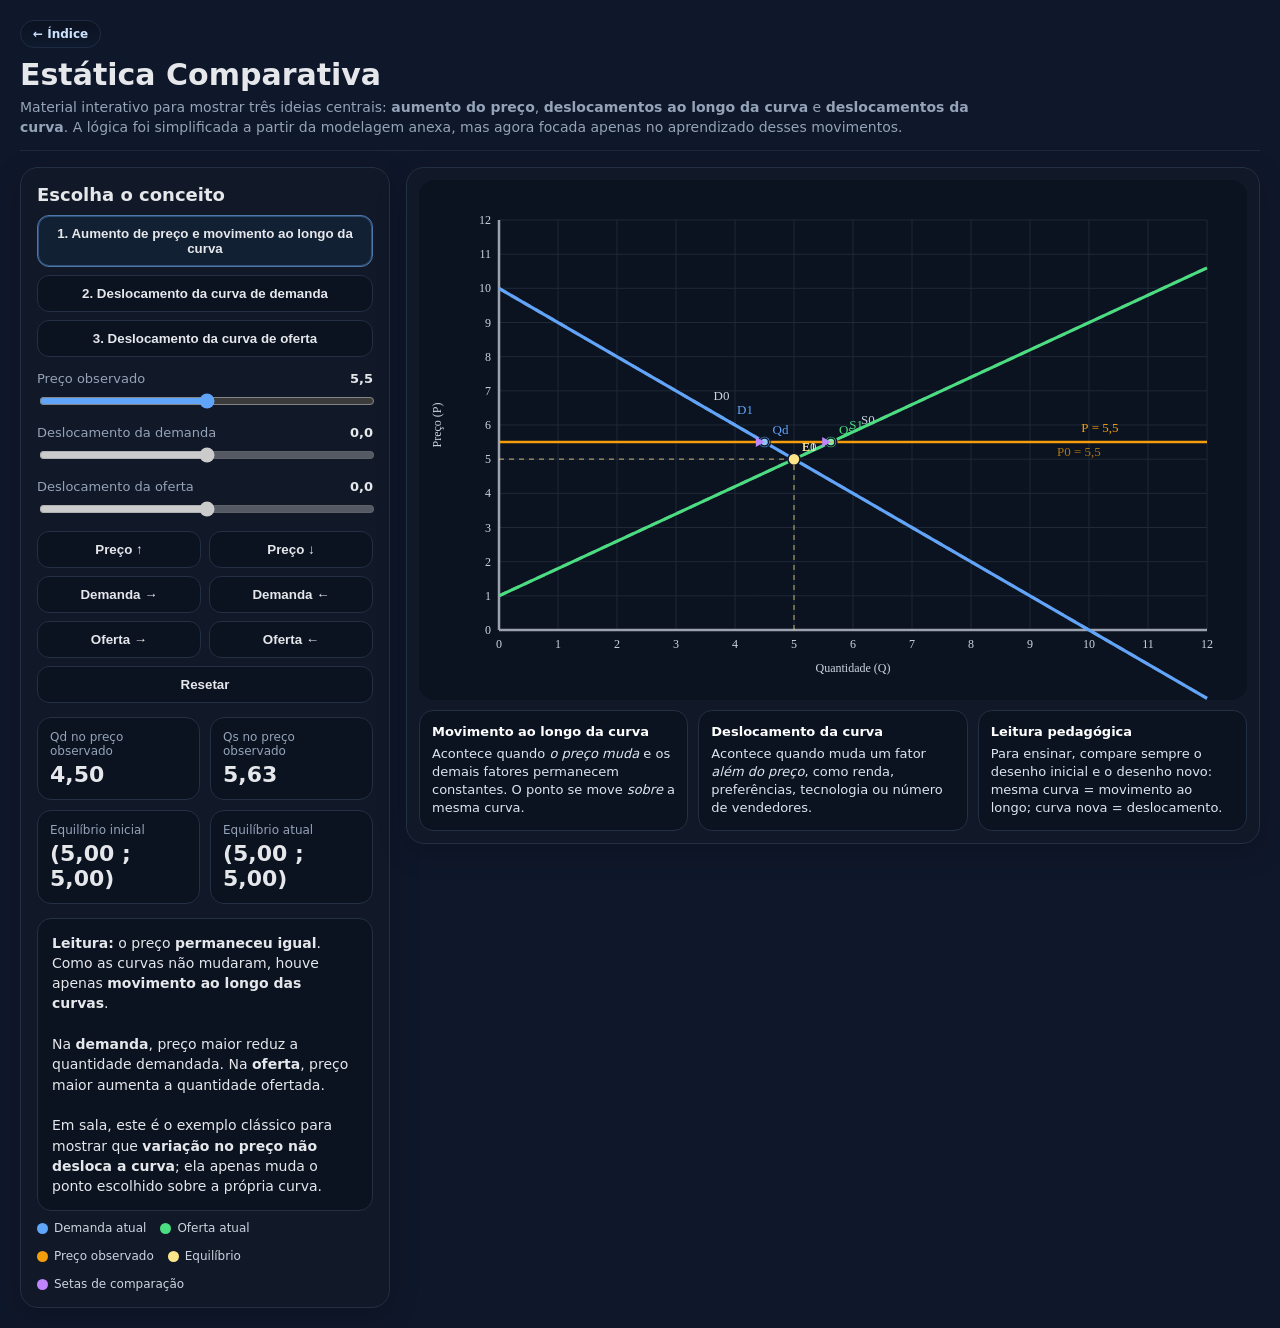
<file: est_com.html>
<!DOCTYPE html>
<html lang="pt-br">
<head>
  <meta charset="UTF-8" />
  <meta name="viewport" content="width=device-width, initial-scale=1.0" />
  <title>Estática Comparativa — Demanda e Oferta</title>
  <style>
    :root{
      --bg:#0f172a;
      --panel:#111827;
      --panel-2:#0b1220;
      --text:#e5e7eb;
      --muted:#94a3b8;
      --grid:#1f2937;
      --axis:#9ca3af;
      --blue:#60a5fa;
      --blue-soft:rgba(96,165,250,.18);
      --green:#4ade80;
      --green-soft:rgba(74,222,128,.18);
      --orange:#f59e0b;
      --purple:#c084fc;
      --red:#f87171;
      --yellow:#fde68a;
      --border:#233043;
    }

    *{box-sizing:border-box}
    body{
      margin:0;
      font-family:ui-sans-serif,system-ui,-apple-system,Segoe UI,Roboto,"Helvetica Neue",Arial,sans-serif;
      background:var(--bg);
      color:var(--text);
      min-height:100vh;
    }
    .wrap{
      max-width:1400px;
      margin:0 auto;
      padding:20px;
    }
    header{
      margin-bottom:16px;
      padding-bottom:12px;
      border-bottom:1px solid #1e293b;
    }
    .backlink{display:inline-flex;align-items:center;gap:6px;text-decoration:none;color:#cfe3ff;background:linear-gradient(180deg,#0b1220,#0e1a2e);border:1px solid #1f2b40;padding:6px 12px;border-radius:999px;font-weight:700;font-size:12px;margin-bottom:10px;transition:border-color .2s ease, transform .2s ease}
    .backlink:hover{border-color:#334155;transform:translateY(-1px)}
    h1{
      margin:0 0 6px 0;
      font-size:30px;
      line-height:1.1;
    }
    .sub{
      color:var(--muted);
      font-size:14px;
      line-height:1.45;
      max-width:980px;
    }

    .layout{
      display:grid;
      grid-template-columns:370px 1fr;
      gap:16px;
      align-items:start;
    }
    .panel{
      background:var(--panel);
      border:1px solid var(--border);
      border-radius:18px;
      padding:16px;
      box-shadow:0 8px 30px rgba(0,0,0,.18);
    }
    .panel h2{
      margin:0 0 10px 0;
      font-size:18px;
    }
    .modeButtons{
      display:grid;
      grid-template-columns:1fr;
      gap:8px;
      margin-bottom:14px;
    }
    button{
      border:1px solid var(--border);
      background:var(--panel-2);
      color:var(--text);
      border-radius:12px;
      padding:10px 12px;
      font-weight:700;
      cursor:pointer;
      transition:.15s ease;
    }
    button:hover{border-color:#3b4f69;transform:translateY(-1px)}
    button.active{
      border-color:#4f78aa;
      background:#122033;
      box-shadow:inset 0 0 0 1px rgba(96,165,250,.35);
    }
    .presetGrid{
      display:grid;
      grid-template-columns:1fr 1fr;
      gap:8px;
      margin-top:10px;
    }

    .row{
      margin-top:12px;
    }
    label{
      display:flex;
      justify-content:space-between;
      align-items:center;
      gap:10px;
      font-size:13px;
      color:var(--muted);
      margin-bottom:5px;
    }
    input[type="range"]{
      width:100%;
      accent-color:#60a5fa;
    }
    .value{
      color:var(--text);
      font-variant-numeric:tabular-nums;
      font-weight:700;
    }

    .metrics{
      display:grid;
      grid-template-columns:1fr 1fr;
      gap:10px;
      margin-top:14px;
    }
    .metric{
      background:var(--panel-2);
      border:1px solid var(--border);
      border-radius:14px;
      padding:12px;
    }
    .metric .k{
      font-size:12px;
      color:var(--muted);
      margin-bottom:4px;
    }
    .metric .v{
      font-size:22px;
      font-weight:800;
      font-variant-numeric:tabular-nums;
    }
    .explain{
      margin-top:14px;
      background:var(--panel-2);
      border:1px solid var(--border);
      border-radius:14px;
      padding:14px;
      line-height:1.45;
      font-size:14px;
    }
    .legend{
      display:flex;
      gap:14px;
      flex-wrap:wrap;
      margin-top:10px;
      color:#cbd5e1;
      font-size:12px;
    }
    .dot{
      width:11px;height:11px;border-radius:50%;display:inline-block;margin-right:6px;vertical-align:middle;
    }

    .canvasPanel{
      padding:12px;
    }
    canvas{
      width:100%;
      height:auto;
      display:block;
      background:var(--panel-2);
      border-radius:16px;
    }
    .notes{
      display:grid;
      grid-template-columns:repeat(3,1fr);
      gap:10px;
      margin-top:10px;
    }
    .note{
      background:var(--panel-2);
      border:1px solid var(--border);
      border-radius:14px;
      padding:12px;
      font-size:13px;
      line-height:1.4;
      color:#dbe4f3;
    }
    .note strong{display:block;margin-bottom:4px;color:#fff}

    @media (max-width: 1020px){
      .layout{grid-template-columns:1fr}
      .notes{grid-template-columns:1fr}
    }
  </style>
</head>
<body>
  <div class="wrap">
    <header>
      <a class="backlink" href="/inteco_T11/index.html">← Índice</a>
      <h1>Estática Comparativa</h1>
      <div class="sub">
        Material interativo para mostrar três ideias centrais: <strong>aumento do preço</strong>, <strong>deslocamentos ao longo da curva</strong> e <strong>deslocamentos da curva</strong>. A lógica foi simplificada a partir da modelagem anexa, mas agora focada apenas no aprendizado desses movimentos.
      </div>
    </header>

    <div class="layout">
      <section class="panel">
        <h2>Escolha o conceito</h2>
        <div class="modeButtons">
          <button id="modePrice" class="active">1. Aumento de preço e movimento ao longo da curva</button>
          <button id="modeDemand">2. Deslocamento da curva de demanda</button>
          <button id="modeSupply">3. Deslocamento da curva de oferta</button>
        </div>

        <div class="row">
          <label for="priceSlider">
            <span>Preço observado</span>
            <span class="value" id="priceValue">5,5</span>
          </label>
          <input id="priceSlider" type="range" min="1" max="10" step="0.1" value="5.5" />
        </div>

        <div class="row">
          <label for="demandShiftSlider">
            <span>Deslocamento da demanda</span>
            <span class="value" id="demandShiftValue">0,0</span>
          </label>
          <input id="demandShiftSlider" type="range" min="-3" max="3" step="0.1" value="0" />
        </div>

        <div class="row">
          <label for="supplyShiftSlider">
            <span>Deslocamento da oferta</span>
            <span class="value" id="supplyShiftValue">0,0</span>
          </label>
          <input id="supplyShiftSlider" type="range" min="-3" max="3" step="0.1" value="0" />
        </div>

        <div class="presetGrid">
          <button id="btnPriceUp">Preço ↑</button>
          <button id="btnPriceDown">Preço ↓</button>
          <button id="btnDemandUp">Demanda →</button>
          <button id="btnDemandDown">Demanda ←</button>
          <button id="btnSupplyUp">Oferta →</button>
          <button id="btnSupplyDown">Oferta ←</button>
        </div>

        <div class="presetGrid" style="margin-top:8px;grid-template-columns:1fr;">
          <button id="btnReset">Resetar</button>
        </div>

        <div class="metrics">
          <div class="metric">
            <div class="k">Qd no preço observado</div>
            <div class="v" id="qdMetric">—</div>
          </div>
          <div class="metric">
            <div class="k">Qs no preço observado</div>
            <div class="v" id="qsMetric">—</div>
          </div>
          <div class="metric">
            <div class="k">Equilíbrio inicial</div>
            <div class="v" id="eq0Metric">—</div>
          </div>
          <div class="metric">
            <div class="k">Equilíbrio atual</div>
            <div class="v" id="eq1Metric">—</div>
          </div>
        </div>

        <div class="explain" id="explainBox"></div>

        <div class="legend">
          <span><span class="dot" style="background:var(--blue)"></span>Demanda atual</span>
          <span><span class="dot" style="background:var(--green)"></span>Oferta atual</span>
          <span><span class="dot" style="background:var(--orange)"></span>Preço observado</span>
          <span><span class="dot" style="background:var(--yellow)"></span>Equilíbrio</span>
          <span><span class="dot" style="background:var(--purple)"></span>Setas de comparação</span>
        </div>
      </section>

      <section class="panel canvasPanel">
        <canvas id="chart" width="1100" height="700"></canvas>
        <div class="notes">
          <div class="note">
            <strong>Movimento ao longo da curva</strong>
            Acontece quando <em>o preço muda</em> e os demais fatores permanecem constantes. O ponto se move <em>sobre</em> a mesma curva.
          </div>
          <div class="note">
            <strong>Deslocamento da curva</strong>
            Acontece quando muda um fator <em>além do preço</em>, como renda, preferências, tecnologia ou número de vendedores.
          </div>
          <div class="note">
            <strong>Leitura pedagógica</strong>
            Para ensinar, compare sempre o desenho inicial e o desenho novo: mesma curva = movimento ao longo; curva nova = deslocamento.
          </div>
        </div>
      </section>
    </div>
  </div>

  <script>
    const $ = (id) => document.getElementById(id);

    const canvas = $('chart');
    const ctx = canvas.getContext('2d');

    const priceSlider = $('priceSlider');
    const demandShiftSlider = $('demandShiftSlider');
    const supplyShiftSlider = $('supplyShiftSlider');

    const priceValue = $('priceValue');
    const demandShiftValue = $('demandShiftValue');
    const supplyShiftValue = $('supplyShiftValue');

    const qdMetric = $('qdMetric');
    const qsMetric = $('qsMetric');
    const eq0Metric = $('eq0Metric');
    const eq1Metric = $('eq1Metric');
    const explainBox = $('explainBox');

    const modeButtons = {
      price: $('modePrice'),
      demand: $('modeDemand'),
      supply: $('modeSupply')
    };

    const base = {
      a: 10.0,
      b: 1.0,
      c: 1.0,
      d: 0.8,
      price: 5.5,
      demandShift: 0,
      supplyShift: 0
    };

    let state = {
      mode: 'price',
      price: base.price,
      demandShift: 0,
      supplyShift: 0
    };

    const pad = { left: 80, right: 40, top: 40, bottom: 70 };
    let QMAX = 12;
    let PMAX = 12;

    const fmt = (n, d=1) => Number(n).toLocaleString('pt-BR', { minimumFractionDigits: d, maximumFractionDigits: d });
    const clamp = (x, a, b) => Math.max(a, Math.min(b, x));

    function eq(a, b, c, d){
      const Q = (a - c) / (b + d);
      const P = a - b * Q;
      return { Q, P };
    }

    function qDemand(price, a, b){
      return Math.max(0, (a - price) / b);
    }

    function qSupply(price, c, d){
      return Math.max(0, (price - c) / d);
    }

    function setupByMode(){
      if(state.mode === 'price'){
        demandShiftSlider.disabled = true;
        supplyShiftSlider.disabled = true;
        priceSlider.disabled = false;
        state.demandShift = 0;
        state.supplyShift = 0;
        demandShiftSlider.value = 0;
        supplyShiftSlider.value = 0;
      }
      if(state.mode === 'demand'){
        demandShiftSlider.disabled = false;
        supplyShiftSlider.disabled = true;
        priceSlider.disabled = true;
        state.price = base.price;
        state.supplyShift = 0;
        priceSlider.value = base.price;
        supplyShiftSlider.value = 0;
      }
      if(state.mode === 'supply'){
        demandShiftSlider.disabled = true;
        supplyShiftSlider.disabled = false;
        priceSlider.disabled = true;
        state.price = base.price;
        state.demandShift = 0;
        priceSlider.value = base.price;
        demandShiftSlider.value = 0;
      }

      Object.entries(modeButtons).forEach(([key, btn]) => {
        btn.classList.toggle('active', key === state.mode);
      });

      syncValues();
      draw();
    }

    function syncValues(){
      priceValue.textContent = fmt(state.price,1);
      demandShiftValue.textContent = fmt(state.demandShift,1);
      supplyShiftValue.textContent = fmt(state.supplyShift,1);
    }

    function toPx(q, p){
      const W = canvas.width - pad.left - pad.right;
      const H = canvas.height - pad.top - pad.bottom;
      return [
        pad.left + (q / QMAX) * W,
        pad.top + H - (p / PMAX) * H
      ];
    }

    function line(q1,p1,q2,p2,color,width=2,dash=[]){
      const [x1,y1]=toPx(q1,p1);
      const [x2,y2]=toPx(q2,p2);
      ctx.save();
      ctx.beginPath();
      ctx.setLineDash(dash);
      ctx.moveTo(x1,y1);
      ctx.lineTo(x2,y2);
      ctx.lineWidth=width;
      ctx.strokeStyle=color;
      ctx.stroke();
      ctx.restore();
    }

    function circle(q,p,r,color,stroke='#0f172a'){
      const [x,y]=toPx(q,p);
      ctx.beginPath();
      ctx.arc(x,y,r,0,2*Math.PI);
      ctx.fillStyle=color;
      ctx.fill();
      ctx.lineWidth=1.5;
      ctx.strokeStyle=stroke;
      ctx.stroke();
    }

    function textAt(q,p,text,color='#e5e7eb',dx=8,dy=-8,align='left'){
      const [x,y]=toPx(q,p);
      ctx.save();
      ctx.fillStyle=color;
      ctx.font='13px ui-sans-serif';
      ctx.textAlign=align;
      ctx.fillText(text, x+dx, y+dy);
      ctx.restore();
    }

    function arrow(q1,p1,q2,p2,color){
      const [x1,y1]=toPx(q1,p1);
      const [x2,y2]=toPx(q2,p2);
      const angle = Math.atan2(y2-y1, x2-x1);
      const len = 10;
      ctx.save();
      ctx.strokeStyle=color;
      ctx.fillStyle=color;
      ctx.lineWidth=2.4;
      ctx.beginPath();
      ctx.moveTo(x1,y1);
      ctx.lineTo(x2,y2);
      ctx.stroke();
      ctx.beginPath();
      ctx.moveTo(x2,y2);
      ctx.lineTo(x2 - len*Math.cos(angle - Math.PI/6), y2 - len*Math.sin(angle - Math.PI/6));
      ctx.lineTo(x2 - len*Math.cos(angle + Math.PI/6), y2 - len*Math.sin(angle + Math.PI/6));
      ctx.closePath();
      ctx.fill();
      ctx.restore();
    }

    function drawAxes(){
      ctx.clearRect(0,0,canvas.width,canvas.height);

      for(let x=0; x<=QMAX; x+=1){
        line(x,0,x,PMAX,'#1f2937',1);
      }
      for(let y=0; y<=PMAX; y+=1){
        line(0,y,QMAX,y,'#1f2937',1);
      }

      line(0,0,QMAX,0,'#9ca3af',2.5);
      line(0,0,0,PMAX,'#9ca3af',2.5);

      ctx.save();
      ctx.fillStyle='#cbd5e1';
      ctx.font='12px ui-sans-serif';
      ctx.textAlign='center';
      for(let x=0; x<=QMAX; x+=1){
        const [px,py]=toPx(x,0);
        ctx.fillText(String(x), px, py+18);
      }
      ctx.textAlign='right';
      for(let y=0; y<=PMAX; y+=1){
        const [px,py]=toPx(0,y);
        ctx.fillText(String(y), px-8, py+4);
      }
      const W = canvas.width - pad.left - pad.right;
      const H = canvas.height - pad.top - pad.bottom;
      ctx.textAlign='center';
      ctx.fillText('Quantidade (Q)', pad.left + W/2, pad.top + H + 42);
      ctx.translate(22, pad.top + H/2);
      ctx.rotate(-Math.PI/2);
      ctx.fillText('Preço (P)', 0, 0);
      ctx.restore();
    }

    function drawCurve(intercept, slope, type, color, dash=[]){
      const q0 = 0;
      const p0 = intercept;
      const q1 = QMAX;
      const p1 = type === 'demand' ? intercept - slope*QMAX : intercept + slope*QMAX;
      line(q0,p0,q1,p1,color,3,dash);
    }

    function updateMetricsAndExplanation(model){
      qdMetric.textContent = fmt(model.qd,2);
      qsMetric.textContent = fmt(model.qs,2);
      eq0Metric.textContent = `(${fmt(model.eq0.Q,2)} ; ${fmt(model.eq0.P,2)})`;
      eq1Metric.textContent = `(${fmt(model.eq1.Q,2)} ; ${fmt(model.eq1.P,2)})`;

      let html = '';

      if(state.mode === 'price'){
        const dir = state.price > base.price ? 'aumentou' : state.price < base.price ? 'caiu' : 'permaneceu igual';
        html = `
          <strong>Leitura:</strong> o preço <strong>${dir}</strong>. Como as curvas não mudaram, houve apenas <strong>movimento ao longo das curvas</strong>.<br><br>
          Na <strong>demanda</strong>, preço maior reduz a quantidade demandada. Na <strong>oferta</strong>, preço maior aumenta a quantidade ofertada.<br><br>
          Em sala, este é o exemplo clássico para mostrar que <strong>variação no preço não desloca a curva</strong>; ela apenas muda o ponto escolhido sobre a própria curva.
        `;
      }

      if(state.mode === 'demand'){
        const dir = state.demandShift > 0 ? 'para a direita' : state.demandShift < 0 ? 'para a esquerda' : 'não se deslocou';
        const impactP = model.eq1.P > model.eq0.P ? 'aumenta' : model.eq1.P < model.eq0.P ? 'reduz' : 'mantém';
        const impactQ = model.eq1.Q > model.eq0.Q ? 'aumenta' : model.eq1.Q < model.eq0.Q ? 'reduz' : 'mantém';
        html = `
          <strong>Leitura:</strong> a curva de demanda se deslocou <strong>${dir}</strong>.<br><br>
          Isso representa mudança em algum fator <strong>diferente do preço</strong>, como renda, preferências ou número de compradores.<br><br>
          Neste desenho, o novo equilíbrio <strong>${impactP}</strong> o preço de equilíbrio e <strong>${impactQ}</strong> a quantidade de equilíbrio.
        `;
      }

      if(state.mode === 'supply'){
        const dir = state.supplyShift > 0 ? 'para a direita' : state.supplyShift < 0 ? 'para a esquerda' : 'não se deslocou';
        const impactP = model.eq1.P > model.eq0.P ? 'aumenta' : model.eq1.P < model.eq0.P ? 'reduz' : 'mantém';
        const impactQ = model.eq1.Q > model.eq0.Q ? 'aumenta' : model.eq1.Q < model.eq0.Q ? 'reduz' : 'mantém';
        html = `
          <strong>Leitura:</strong> a curva de oferta se deslocou <strong>${dir}</strong>.<br><br>
          Isso representa mudança em algum fator <strong>diferente do preço</strong>, como tecnologia, custos, produtividade ou número de vendedores.<br><br>
          Neste desenho, o novo equilíbrio <strong>${impactP}</strong> o preço de equilíbrio e <strong>${impactQ}</strong> a quantidade de equilíbrio.
        `;
      }

      explainBox.innerHTML = html;
    }

    function draw(){
      syncValues();

      const a0 = base.a;
      const b = base.b;
      const c0 = base.c;
      const d = base.d;

      const a1 = a0 + state.demandShift;     // demanda para a direita = intercepto maior
      const c1 = c0 - state.supplyShift;     // oferta para a direita = intercepto menor

      const eq0 = eq(a0,b,c0,d);
      const eq1 = eq(a1,b,c1,d);
      const qd = qDemand(state.price, a1, b);
      const qs = qSupply(state.price, c1, d);

      QMAX = Math.max(12, Math.ceil(Math.max(a0/b, a1/b, qd, qs, eq0.Q, eq1.Q) + 1));
      PMAX = Math.max(12, Math.ceil(Math.max(a0, a1, c0 + d*QMAX, c1 + d*QMAX, state.price, eq0.P, eq1.P) + 1));

      drawAxes();

      // curvas iniciais
      drawCurve(a0,b,'demand','rgba(148,163,184,.75)',[8,6]);
      drawCurve(c0,d,'supply','rgba(148,163,184,.75)',[8,6]);
      textAt(Math.max(1, eq0.Q-1.5), a0 - b*Math.max(1, eq0.Q-1.5), 'D0', '#cbd5e1');
      textAt(Math.max(1, eq0.Q+1.0), c0 + d*Math.max(1, eq0.Q+1.0), 'S0', '#cbd5e1');

      // curvas atuais
      drawCurve(a1,b,'demand','#60a5fa');
      drawCurve(c1,d,'supply','#4ade80');
      textAt(Math.max(0.8, eq1.Q-1.1), a1 - b*Math.max(0.8, eq1.Q-1.1), 'D1', '#60a5fa');
      textAt(Math.max(1.2, eq1.Q+0.8), c1 + d*Math.max(1.2, eq1.Q+0.8), 'S1', '#4ade80');

      // preço observado
      line(0, state.price, QMAX, state.price, '#f59e0b', 2.5, state.mode === 'price' ? [] : [10,6]);
      textAt(QMAX-1.5, state.price, `P = ${fmt(state.price,1)}`, '#f59e0b', 0, -10, 'right');

      // equilíbrios
      circle(eq0.Q, eq0.P, 5, '#cbd5e1');
      textAt(eq0.Q, eq0.P, 'E0', '#cbd5e1');
      circle(eq1.Q, eq1.P, 6, '#fde68a');
      textAt(eq1.Q, eq1.P, 'E1', '#fde68a');
      line(eq1.Q,0,eq1.Q,eq1.P,'rgba(253,230,138,.55)',1.4,[5,5]);
      line(0,eq1.P,eq1.Q,eq1.P,'rgba(253,230,138,.55)',1.4,[5,5]);

      // pontos para preço observado
      const qdBasePrice = qDemand(base.price, a0, b);
      const qsBasePrice = qSupply(base.price, c0, d);
      const qdCurrentPrice = qDemand(state.price, a1, b);
      const qsCurrentPrice = qSupply(state.price, c1, d);

      circle(qdCurrentPrice, state.price, 6, '#60a5fa');
      circle(qsCurrentPrice, state.price, 6, '#4ade80');
      textAt(qdCurrentPrice, state.price, 'Qd', '#60a5fa');
      textAt(qsCurrentPrice, state.price, 'Qs', '#4ade80');

      if(state.mode === 'price'){
        circle(qdBasePrice, base.price, 4, '#93c5fd', '#0f172a');
        circle(qsBasePrice, base.price, 4, '#86efac', '#0f172a');
        line(0, base.price, QMAX, base.price, 'rgba(245,158,11,.45)', 1.5, [5,5]);
        textAt(QMAX-1.8, base.price, `P0 = ${fmt(base.price,1)}`, 'rgba(245,158,11,.7)', 0, 14, 'right');
        arrow(qdBasePrice, base.price, qdCurrentPrice, state.price, '#c084fc');
        arrow(qsBasePrice, base.price, qsCurrentPrice, state.price, '#c084fc');
      }

      if(state.mode === 'demand'){
        const refP = base.price;
        const qOld = qDemand(refP, a0, b);
        const qNew = qDemand(refP, a1, b);
        arrow(qOld, refP, qNew, refP, '#c084fc');
        textAt((qOld+qNew)/2, refP, 'deslocamento da demanda', '#c084fc', 0, -14, 'center');
      }

      if(state.mode === 'supply'){
        const refP = base.price;
        const qOld = qSupply(refP, c0, d);
        const qNew = qSupply(refP, c1, d);
        arrow(qOld, refP, qNew, refP, '#c084fc');
        textAt((qOld+qNew)/2, refP, 'deslocamento da oferta', '#c084fc', 0, -14, 'center');
      }

      updateMetricsAndExplanation({ eq0, eq1, qd, qs });
    }

    // eventos
    priceSlider.addEventListener('input', (e)=>{
      state.price = parseFloat(e.target.value);
      draw();
    });
    demandShiftSlider.addEventListener('input', (e)=>{
      state.demandShift = parseFloat(e.target.value);
      draw();
    });
    supplyShiftSlider.addEventListener('input', (e)=>{
      state.supplyShift = parseFloat(e.target.value);
      draw();
    });

    modeButtons.price.addEventListener('click', ()=>{ state.mode='price'; setupByMode(); });
    modeButtons.demand.addEventListener('click', ()=>{ state.mode='demand'; setupByMode(); });
    modeButtons.supply.addEventListener('click', ()=>{ state.mode='supply'; setupByMode(); });

    $('btnPriceUp').addEventListener('click', ()=>{
      state.mode='price';
      state.price = clamp(state.price + 1, 1, 10);
      priceSlider.value = state.price;
      setupByMode();
    });
    $('btnPriceDown').addEventListener('click', ()=>{
      state.mode='price';
      state.price = clamp(state.price - 1, 1, 10);
      priceSlider.value = state.price;
      setupByMode();
    });
    $('btnDemandUp').addEventListener('click', ()=>{
      state.mode='demand';
      state.demandShift = clamp(state.demandShift + 1, -3, 3);
      demandShiftSlider.value = state.demandShift;
      setupByMode();
    });
    $('btnDemandDown').addEventListener('click', ()=>{
      state.mode='demand';
      state.demandShift = clamp(state.demandShift - 1, -3, 3);
      demandShiftSlider.value = state.demandShift;
      setupByMode();
    });
    $('btnSupplyUp').addEventListener('click', ()=>{
      state.mode='supply';
      state.supplyShift = clamp(state.supplyShift + 1, -3, 3);
      supplyShiftSlider.value = state.supplyShift;
      setupByMode();
    });
    $('btnSupplyDown').addEventListener('click', ()=>{
      state.mode='supply';
      state.supplyShift = clamp(state.supplyShift - 1, -3, 3);
      supplyShiftSlider.value = state.supplyShift;
      setupByMode();
    });
    $('btnReset').addEventListener('click', ()=>{
      state = { mode:'price', price:base.price, demandShift:0, supplyShift:0 };
      priceSlider.value = base.price;
      demandShiftSlider.value = 0;
      supplyShiftSlider.value = 0;
      setupByMode();
    });

    // responsivo sem distorção
    function resizeCanvas(){
      const rect = canvas.getBoundingClientRect();
      const scale = window.devicePixelRatio || 1;
      canvas.width = Math.max(820, Math.floor(rect.width * scale));
      canvas.height = Math.max(520, Math.floor(rect.width * 0.62 * scale));
      draw();
    }
    new ResizeObserver(resizeCanvas).observe(canvas);
    window.addEventListener('load', ()=> setupByMode());
  </script>
</body>
</html>
</file>
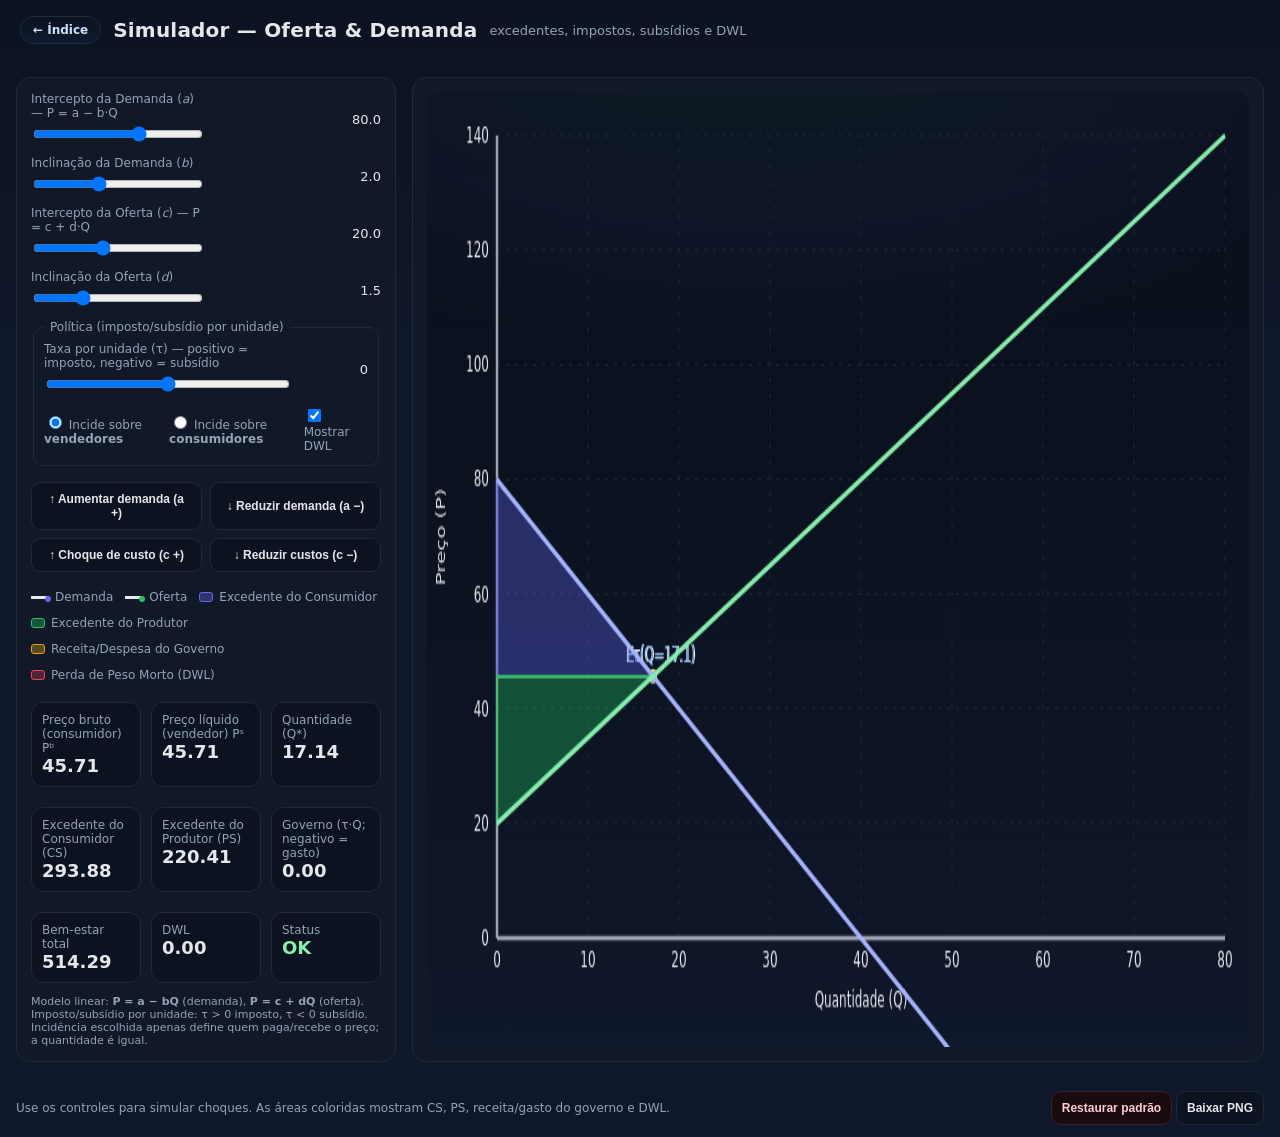
<file: excedentes.html>
<!DOCTYPE html>
<html lang="pt-br">
<head>
  <meta charset="UTF-8" />
  <meta name="viewport" content="width=device-width, initial-scale=1.0" />
  <title>Simulador: Oferta & Demanda — Excedentes, Impostos & Subsídios</title>
  <style>
    :root {
      --bg: #0f172a;       /* slate-900 */
      --card: #111827;     /* gray-900 */
      --muted: #94a3b8;    /* slate-400 */
      --text: #e5e7eb;     /* gray-200 */
      --accent: #22d3ee;   /* cyan-400 */
      --cs: rgba(99, 102, 241, 0.35);   /* indigo */
      --ps: rgba(34, 197, 94, 0.35);    /* emerald */
      --grid: #1f2937;     /* gray-800 */
      --axis: #9ca3af;     /* gray-400 */
      --line: #e5e7eb;
      --danger: #f43f5e;   /* rose-500 */
      --rev: rgba(250, 204, 21, .28);   /* amber for tax revenue */
      --dwl: rgba(244, 63, 94, .28);    /* rose for deadweight loss */
    }
    * { box-sizing: border-box; }
    body { margin: 0; font-family: ui-sans-serif, system-ui, -apple-system, Segoe UI, Roboto, "Helvetica Neue", Arial; background: linear-gradient(180deg, #0b1220, #0f172a 30%); color: var(--text); min-height: 100vh; display: grid; grid-template-rows: auto 1fr auto; }
    header { padding: 16px 20px; display: flex; gap: 12px; align-items: center; flex-wrap: wrap; border-bottom: 1px solid #111827; }
    header h1 { margin: 0; font-weight: 700; font-size: 20px; letter-spacing: .2px; }
    header .sub { color: var(--muted); font-size: 13px; }
    .backlink{display:inline-flex;align-items:center;gap:6px;text-decoration:none;color:#cfe3ff;background:linear-gradient(180deg,#0b1220,#0e1a2e);border:1px solid #1f2b40;padding:6px 12px;border-radius:999px;font-weight:700;font-size:12px;transition:border-color .2s ease, transform .2s ease}
    .backlink:hover{border-color:#334155;transform:translateY(-1px)}

    .wrap { display: grid; grid-template-columns: 380px 1fr; gap: 16px; padding: 16px; }
    .panel { background: var(--card); border: 1px solid #1f2937; border-radius: 14px; padding: 14px; }
    .controls { display: grid; gap: 10px; }
    .row { display: grid; grid-template-columns: 1fr 70px; align-items: center; gap: 10px; }
    .row.big { grid-template-columns: 1fr 1fr; }
    label { font-size: 12px; color: var(--muted); display: block; margin-bottom: 4px; }
    input[type="range"] { width: 100%; }
    .val { font-variant-numeric: tabular-nums; text-align: right; font-size: 13px; color: var(--text); }

    fieldset { border: 1px solid #1f2937; border-radius: 10px; padding: 8px 10px; }
    fieldset legend { color: var(--muted); font-size: 12px; padding: 0 6px; }
    .policy-grid { display:grid; gap:10px; }
    .radio { display:flex; gap:10px; align-items:center; font-size: 12px; color:var(--muted); }

    .buttons { display: grid; grid-template-columns: repeat(2, 1fr); gap: 8px; margin-top: 6px; }
    button { cursor: pointer; background: #0b1220; border: 1px solid #1f2937; color: var(--text); padding: 9px 10px; border-radius: 10px; font-weight: 600; font-size: 12px; }
    button:hover { border-color: #334155; }
    button.danger { background: #1a0b10; border-color: #3f1d29; color: #fecdd3; }

    .legend { display: flex; gap: 12px; align-items: center; font-size: 12px; color: var(--muted); margin-top: 8px; flex-wrap: wrap; }
    .chip { display: inline-flex; align-items: center; gap: 6px; }
    .dot { width: 14px; height: 10px; border-radius: 3px; display: inline-block; }
    .dot.cs { background: var(--cs); border: 1px solid #6366f1; }
    .dot.ps { background: var(--ps); border: 1px solid #22c55e; }
    .dot.rev { background: var(--rev); border: 1px solid #f59e0b; }
    .dot.dwl { background: var(--dwl); border: 1px solid #f43f5e; }
    .lineD, .lineS { width: 18px; height: 0; border-top: 3px solid var(--line); display: inline-block; position: relative; }
    .lineD::after { content:""; position:absolute; right:-2px; top:-3px; width:6px; height:6px; border-radius:50%; background:#6366f1; }
    .lineS::after { content:""; position:absolute; right:-2px; top:-3px; width:6px; height:6px; border-radius:50%; background:#22c55e; }

    .canvasCard { position: relative; }
    canvas { width: 100%; height: 100%; display: block; background: radial-gradient(1200px 600px at 40% -100px, rgba(34,197,94,.08), rgba(99,102,241,.05) 40%, transparent 60%), linear-gradient(180deg, #0a0f1b, #0b1220 50%, #0f172a 100%); border-radius: 14px; }

    .metrics { display: grid; grid-template-columns: repeat(3, 1fr); gap: 10px; margin-top: 10px; }
    .metric { background: #0b1220; border: 1px solid #1f2937; border-radius: 12px; padding: 10px; }
    .metric .k { font-size: 12px; color: var(--muted); }
    .metric .v { font-variant-numeric: tabular-nums; font-weight: 800; font-size: 18px; }

    footer { padding: 12px 16px; color: var(--muted); font-size: 12px; border-top: 1px solid #111827; display:flex; justify-content:space-between; align-items:center; }
    .note { color: var(--muted); font-size: 11px; margin-top: 2px; }
    @media (max-width: 980px) { .wrap { grid-template-columns: 1fr; } }
  </style>
</head>
<body>
  <header>
    <a class="backlink" href="/inteco_T11/index.html">← Índice</a>
    <h1>Simulador — Oferta & Demanda</h1>
    <span class="sub">excedentes, impostos, subsídios e DWL</span>
  </header>

  <main class="wrap">
    <section class="panel controls" aria-label="Controles">
      <div class="row big">
        <div>
          <label for="a">Intercepto da Demanda (<em>a</em>) — P = a − b·Q</label>
          <input id="a" type="range" min="10" max="120" step="1" value="80">
        </div>
        <div class="val"><span id="aval">80.0</span></div>
      </div>
      <div class="row big">
        <div>
          <label for="b">Inclinação da Demanda (<em>b</em>)</label>
          <input id="b" type="range" min="0.2" max="5" step="0.1" value="2.0">
        </div>
        <div class="val"><span id="bval">2.0</span></div>
      </div>
      <div class="row big">
        <div>
          <label for="c">Intercepto da Oferta (<em>c</em>) — P = c + d·Q</label>
          <input id="c" type="range" min="-20" max="80" step="1" value="20">
        </div>
        <div class="val"><span id="cval">20.0</span></div>
      </div>
      <div class="row big">
        <div>
          <label for="d">Inclinação da Oferta (<em>d</em>)</label>
          <input id="d" type="range" min="0.2" max="5" step="0.1" value="1.5">
        </div>
        <div class="val"><span id="dval">1.5</span></div>
      </div>

      <fieldset>
        <legend>Política (imposto/subsídio por unidade)</legend>
        <div class="policy-grid">
          <div class="row">
            <div>
              <label for="tau">Taxa por unidade (τ) — positivo = imposto, negativo = subsídio</label>
              <input id="tau" type="range" min="-40" max="40" step="1" value="0">
            </div>
            <div class="val"><span id="tauval">0</span></div>
          </div>
          <div class="radio">
            <label><input type="radio" name="inc" value="seller" checked> Incide sobre <strong>vendedores</strong></label>
            <label><input type="radio" name="inc" value="buyer"> Incide sobre <strong>consumidores</strong></label>
            <label style="margin-left:auto"><input type="checkbox" id="showDWL" checked> Mostrar DWL</label>
          </div>
        </div>
      </fieldset>

      <div class="buttons">
        <button id="dUp">↑ Aumentar demanda (a +)</button>
        <button id="dDown">↓ Reduzir demanda (a −)</button>
        <button id="sUp">↑ Choque de custo (c +)</button>
        <button id="sDown">↓ Reduzir custos (c −)</button>
      </div>

      <div class="legend">
        <span class="chip"><span class="lineD"></span> Demanda</span>
        <span class="chip"><span class="lineS"></span> Oferta</span>
        <span class="chip"><span class="dot cs"></span> Excedente do Consumidor</span>
        <span class="chip"><span class="dot ps"></span> Excedente do Produtor</span>
        <span class="chip"><span class="dot rev"></span> Receita/Despesa do Governo</span>
        <span class="chip"><span class="dot dwl"></span> Perda de Peso Morto (DWL)</span>
      </div>

      <div class="metrics" aria-live="polite">
        <div class="metric"><div class="k">Preço bruto (consumidor) Pᵇ</div><div class="v" id="pb">—</div></div>
        <div class="metric"><div class="k">Preço líquido (vendedor) Pˢ</div><div class="v" id="ps">—</div></div>
        <div class="metric"><div class="k">Quantidade (Q*)</div><div class="v" id="qstar">—</div></div>
      </div>

      <div class="metrics">
        <div class="metric"><div class="k">Excedente do Consumidor (CS)</div><div class="v" id="cs">—</div></div>
        <div class="metric"><div class="k">Excedente do Produtor (PS)</div><div class="v" id="psur">—</div></div>
        <div class="metric"><div class="k">Governo (τ·Q; negativo = gasto)</div><div class="v" id="gov">—</div></div>
      </div>

      <div class="metrics">
        <div class="metric"><div class="k">Bem-estar total</div><div class="v" id="w">—</div></div>
        <div class="metric"><div class="k">DWL</div><div class="v" id="dwl">—</div></div>
        <div class="metric"><div class="k">Status</div><div class="v" id="status">OK</div></div>
      </div>

      <div class="note">Modelo linear: <strong>P = a − bQ</strong> (demanda), <strong>P = c + dQ</strong> (oferta). Imposto/subsídio por unidade: τ &gt; 0 imposto, τ &lt; 0 subsídio. Incidência escolhida apenas define quem paga/recebe o preço; a quantidade é igual.</div>
    </section>

    <section class="panel canvasCard" aria-label="Gráfico">
      <canvas id="chart" width="900" height="600" aria-label="Plano P×Q com curvas de oferta e demanda"></canvas>
    </section>
  </main>

  <footer>
    <div>Use os controles para simular choques. As áreas coloridas mostram CS, PS, receita/gasto do governo e DWL.</div>
    <div>
      <button id="reset" class="danger">Restaurar padrão</button>
      <button id="download">Baixar PNG</button>
    </div>
  </footer>

  <script>
    const $ = (id) => document.getElementById(id);
    const a = $("a"), b = $("b"), c = $("c"), d = $("d"), tau = $("tau");
    const aval = $("aval"), bval = $("bval"), cval = $("cval"), dval = $("dval"), tauval = $("tauval");
    const pbEl = $("pb"), psEl = $("ps"), qEl = $("qstar"), statusEl = $("status");
    const csEl = $("cs"), psurEl = $("psur"), govEl = $("gov"), wEl = $("w"), dwlEl = $("dwl");
    const showDWLEl = $("showDWL");
    const canvas = $("chart");
    const ctx = canvas.getContext("2d");

    const pad = { left: 70, right: 24, top: 24, bottom: 60 };
    let Qmax = 80, Pmax = 120;

    function toPX(x, y) {
      const W = canvas.width - pad.left - pad.right;
      const H = canvas.height - pad.top - pad.bottom;
      const px = pad.left + (x / Qmax) * W;
      const py = pad.top + H - (y / Pmax) * H;
      return [px, py];
    }

    function line(x1,y1,x2,y2, strokeStyle = getComputedStyle(document.documentElement).getPropertyValue('--line'), width = 2) {
      ctx.beginPath();
      const [px1, py1] = toPX(x1,y1);
      const [px2, py2] = toPX(x2,y2);
      ctx.moveTo(px1,py1); ctx.lineTo(px2,py2);
      ctx.lineWidth = width; ctx.strokeStyle = strokeStyle; ctx.stroke();
    }
    function poly(points, fill, stroke, width=1) {
      if (!points.length) return;
      ctx.beginPath();
      const [p0x,p0y] = toPX(points[0][0], points[0][1]);
      ctx.moveTo(p0x,p0y);
      for (let i=1;i<points.length;i++){
        const [x,y] = toPX(points[i][0], points[i][1]);
        ctx.lineTo(x,y);
      }
      ctx.closePath();
      if (fill){ ctx.fillStyle = fill; ctx.fill(); }
      if (stroke){ ctx.lineWidth = width; ctx.strokeStyle = stroke; ctx.stroke(); }
    }

    function grid(){
      ctx.clearRect(0,0,canvas.width, canvas.height);
      const W = canvas.width - pad.left - pad.right;
      const H = canvas.height - pad.top - pad.bottom;

      // grid
      ctx.save();
      ctx.strokeStyle = getComputedStyle(document.documentElement).getPropertyValue('--grid');
      ctx.lineWidth = 1; ctx.setLineDash([3,6]);
      for(let q=0; q<=Qmax; q+=10){ line(q,0,q,Pmax, ctx.strokeStyle, 1); }
      for(let p=0; p<=Pmax; p+=20){ line(0,p,Qmax,p, ctx.strokeStyle, 1); }
      ctx.restore();

      // axes
      line(0,0,Qmax,0, getComputedStyle(document.documentElement).getPropertyValue('--axis'), 2.5);
      line(0,0,0,Pmax, getComputedStyle(document.documentElement).getPropertyValue('--axis'), 2.5);

      // labels
      ctx.fillStyle = getComputedStyle(document.documentElement).getPropertyValue('--text');
      ctx.font = '12px ui-sans-serif, system-ui';
      ctx.textAlign = 'center';
      for(let q=0; q<=Qmax; q+=10){ const [x,y]=toPX(q,0); ctx.fillText(q.toString(), x, y+16); }
      ctx.save(); ctx.textAlign = 'right';
      for(let p=0; p<=Pmax; p+=20){ const [x,y]=toPX(0,p); ctx.fillText(p.toString(), x-8, y+4); }
      ctx.restore();
      ctx.fillText('Quantidade (Q)', pad.left + W/2, pad.top + H + 38);
      ctx.save(); ctx.translate(18, pad.top + H/2); ctx.rotate(-Math.PI/2); ctx.fillText('Preço (P)', 0, 0); ctx.restore();
    }

    function eqNoPolicy(A,B,C,D){
      const denom = B + D; if (denom <= 0) return {ok:false};
      const Q = (A - C)/denom; const P = A - B*Q;
      if (!isFinite(Q) || !isFinite(P) || Q <= 0 || P <= 0) return { ok:false };
      return { ok:true, Q, P };
    }

    function eqWithPolicy(A,B,C,D,tau, on){
      // on: 'seller' or 'buyer' (incidência). Tau>0=imposto; tau<0=subsídio
      let Q, Pb, Ps; // preço bruto (pago) e líquido (recebido)
      const denom = B + D; if (denom <= 0) return {ok:false};
      if (on === 'seller'){
        Q = (A - C - tau)/denom;
        Pb = A - B*Q;         // consumidores pagam
        Ps = Pb - tau;        // vendedores recebem
      } else {
        Q = (A - tau - C)/denom;
        Ps = C + D*Q;         // vendedores recebem
        Pb = Ps + tau;        // consumidores pagam
      }
      if (!isFinite(Q) || !isFinite(Pb) || !isFinite(Ps) || Q <= 0 || Pb <= 0 || Ps <= 0) return { ok:false };
      return { ok:true, Q, Pb, Ps };
    }

    function areas(A,B,C,D,Q,Pb,Ps,tau){
      // CS: abaixo da demanda e acima do preço pago (Pb)
      const CS = (A*Q - 0.5*B*Q*Q) - Pb*Q;
      // PS: acima da oferta e abaixo do preço recebido (Ps)
      const PS = Ps*Q - (C*Q + 0.5*D*Q*Q);
      const GOV = tau * Q; // se tau<0 => gasto (negativo)
      const W = CS + PS + GOV;
      return { CS: Math.max(0, CS), PS: Math.max(0, PS), GOV, W };
    }

    function draw(){
      const A = parseFloat(a.value), B = parseFloat(b.value), C = parseFloat(c.value), D = parseFloat(d.value), T = parseFloat(tau.value);
      aval.textContent = A.toFixed(1); bval.textContent = B.toFixed(1); cval.textContent = C.toFixed(1); dval.textContent = D.toFixed(1); tauval.textContent = T.toFixed(0);
      const incidence = document.querySelector('input[name="inc"]:checked').value;

      // Ajuste de escala: usar interceptos teóricos sem truncar as linhas
      const qIntD = Math.max(10, Math.min(400, A / Math.max(0.2,B)));
      const qIntS = (C < 0) ? Math.max(10, Math.min(400, (-C)/Math.max(0.2,D))) : 80;
      Qmax = Math.max(60, Math.ceil(Math.max(qIntD, qIntS) / 10) * 10);
      Pmax = Math.max(60, Math.ceil(Math.max(A, C + D*Qmax, A + Math.abs(T), C + D*Qmax + Math.abs(T)) / 20) * 20);

      grid();

      // Equilíbrios
      const base = eqNoPolicy(A,B,C,D);
      const pol = eqWithPolicy(A,B,C,D,T, incidence);

      if (!pol.ok){
        statusEl.textContent = 'Sem equilíbrio positivo'; statusEl.style.color = 'var(--danger)';
        pbEl.textContent = '—'; psEl.textContent = '—'; qEl.textContent = '—'; csEl.textContent = '—'; psurEl.textContent = '—'; govEl.textContent = '—'; wEl.textContent = '—'; dwlEl.textContent = '—';
      } else {
        statusEl.textContent = 'OK'; statusEl.style.color = '#86efac';
        pbEl.textContent = pol.Pb.toFixed(2); psEl.textContent = pol.Ps.toFixed(2); qEl.textContent = pol.Q.toFixed(2);

        // Áreas sob política (valores)
        const { CS, PS, GOV, W } = areas(A,B,C,D, pol.Q, pol.Pb, pol.Ps, T);
        csEl.textContent = CS.toFixed(2); psurEl.textContent = PS.toFixed(2); govEl.textContent = GOV.toFixed(2); wEl.textContent = W.toFixed(2);

        // DWL relativo ao equilíbrio sem política
        if (base.ok){
          const { W: W0 } = areas(A,B,C,D, base.Q, base.P, base.P, 0);
          const DWL = Math.max(0, W0 - W);
          dwlEl.textContent = DWL.toFixed(2);
        } else { dwlEl.textContent = '—'; }

        // Retas de preços e wedge
        line(0, pol.Pb, pol.Q, pol.Pb, '#94a3b8', 1.5); // preço consumidor
        line(0, pol.Ps, pol.Q, pol.Ps, '#94a3b8', 1.5); // preço produtor

        // Receita/Despesa do governo: retângulo entre Pb e Ps até Q
        const revPoly = [ [0, pol.Ps], [pol.Q, pol.Ps], [pol.Q, pol.Pb], [0, pol.Pb] ];
        poly(revPoly, getComputedStyle(document.documentElement).getPropertyValue('--rev'), '#f59e0b', 1.2);

        // DWL (triângulo entre Q base e Q política)
        if (showDWLEl.checked && base.ok){
          const midP = (pol.Pb + pol.Ps) / 2;
          const dwlPoly = [ [pol.Q, pol.Ps], [pol.Q, pol.Pb], [base.Q, midP] ];
          poly(dwlPoly, getComputedStyle(document.documentElement).getPropertyValue('--dwl'), '#f43f5e', 1.2);
        }

        // Pontos de equilíbrio
        const [exb,eyb] = toPX(pol.Q, pol.Pb);
        ctx.beginPath(); ctx.arc(exb,eyb,4,0,2*Math.PI); ctx.fillStyle = '#fde68a'; ctx.fill();
        ctx.fillStyle = '#e5e7eb'; ctx.font = '12px ui-sans-serif, system-ui';
        ctx.fillText(`Eτ(Q=${pol.Q.toFixed(1)})`, exb+8, eyb-8);

        if (base.ok){
          const [ex0,ey0] = toPX(base.Q, base.P);
          ctx.beginPath(); ctx.arc(ex0,ey0,3,0,2*Math.PI); ctx.fillStyle = '#60a5fa'; ctx.fill();
          ctx.fillStyle = '#93c5fd'; ctx.fillText(`E₀(Q=${base.Q.toFixed(1)})`, ex0+8, ey0-8);
        }

        // --- ÁREA DO CS ---
        const csPoly = [
          [0, pol.Pb],
          [0, Math.min(Pmax, A)],
          [pol.Q, Math.max(0, A - B*pol.Q)],
          [pol.Q, pol.Pb]
        ];
        poly(csPoly, getComputedStyle(document.documentElement).getPropertyValue('--cs'), '#6366f1', 1.2);

        // ===== CORREÇÃO DO PS QUANDO C < 0 =====
        const fillPS = getComputedStyle(document.documentElement).getPropertyValue('--ps');
        const strokePS = '#22c55e';

        if (C >= 0) {
          // Caso usual: oferta já positiva na origem
          const psPoly = [
            [0, C],
            [pol.Q, C + D*pol.Q],
            [pol.Q, pol.Ps],
            [0, pol.Ps]
          ];
          poly(psPoly, fillPS, strokePS, 1.2);
        } else {
          // Oferta cruza P=0 em q0 = -C/D
          const q0 = Math.max(0, -C / Math.max(D, 1e-6));
          const qz = Math.min(pol.Q, q0); // até onde a oferta é ≤ 0 no intervalo [0, Q*]

          // (1) Retângulo esquerdo: de 0 até qz, entre P=0 e P=Ps
          if (qz > 0) {
            const leftRect = [ [0,0], [qz,0], [qz, pol.Ps], [0, pol.Ps] ];
            poly(leftRect, fillPS, strokePS, 1.2);
          }

          // (2) Parte direita: de qz até Q*, entre oferta e P=Ps
          if (pol.Q > qz) {
            const s_qz = Math.max(0, C + D*qz); // ~0 numericamente
            const s_Q  = C + D*pol.Q;           // já positivo nessa faixa
            const rightPoly = [ [qz, s_qz], [pol.Q, s_Q], [pol.Q, pol.Ps], [qz, pol.Ps] ];
            poly(rightPoly, fillPS, strokePS, 1.2);
          }
        }
      }

      // Curvas por cima das áreas
      const d0_y0 = A; const d0_yQ = A - B*Qmax;
      line(0, d0_y0, Qmax, d0_yQ, '#a5b4fc', 3);   // Demanda
      const s0_y0 = C; const s0_yQ = C + D*Qmax;
      line(0, s0_y0, Qmax, s0_yQ, '#86efac', 3);  // Oferta
    }

    // Eventos
    [a,b,c,d,tau].forEach(inp => inp.addEventListener('input', draw));
    document.querySelectorAll('input[name="inc"]').forEach(r => r.addEventListener('change', draw));
    showDWLEl.addEventListener('change', draw);
    $("dUp").addEventListener('click', ()=>{ a.value = (+a.value + 5).toString(); draw(); });
    $("dDown").addEventListener('click', ()=>{ a.value = (+a.value - 5).toString(); draw(); });
    $("sUp").addEventListener('click', ()=>{ c.value = (+c.value + 5).toString(); draw(); });
    $("sDown").addEventListener('click', ()=>{ c.value = (+c.value - 5).toString(); draw(); });
    $("reset").addEventListener('click', ()=>{ a.value=80; b.value=2.0; c.value=20; d.value=1.5; tau.value=0; draw(); });
    $("download").addEventListener('click', ()=>{
      const link = document.createElement('a');
      link.download = 'oferta_demanda_excedentes.png';
      link.href = canvas.toDataURL('image/png');
      link.click();
    });

    function resizeCanvas(){
      const rect = canvas.getBoundingClientRect(); const scale = window.devicePixelRatio || 1;
      canvas.width = Math.max(700, Math.floor(rect.width * scale));
      canvas.height = Math.max(480, Math.floor(rect.width * 0.64 * scale));
      draw();
    }
    new ResizeObserver(resizeCanvas).observe(canvas);
    window.addEventListener('load', resizeCanvas);
  </script>
</body>
</html>
</file>
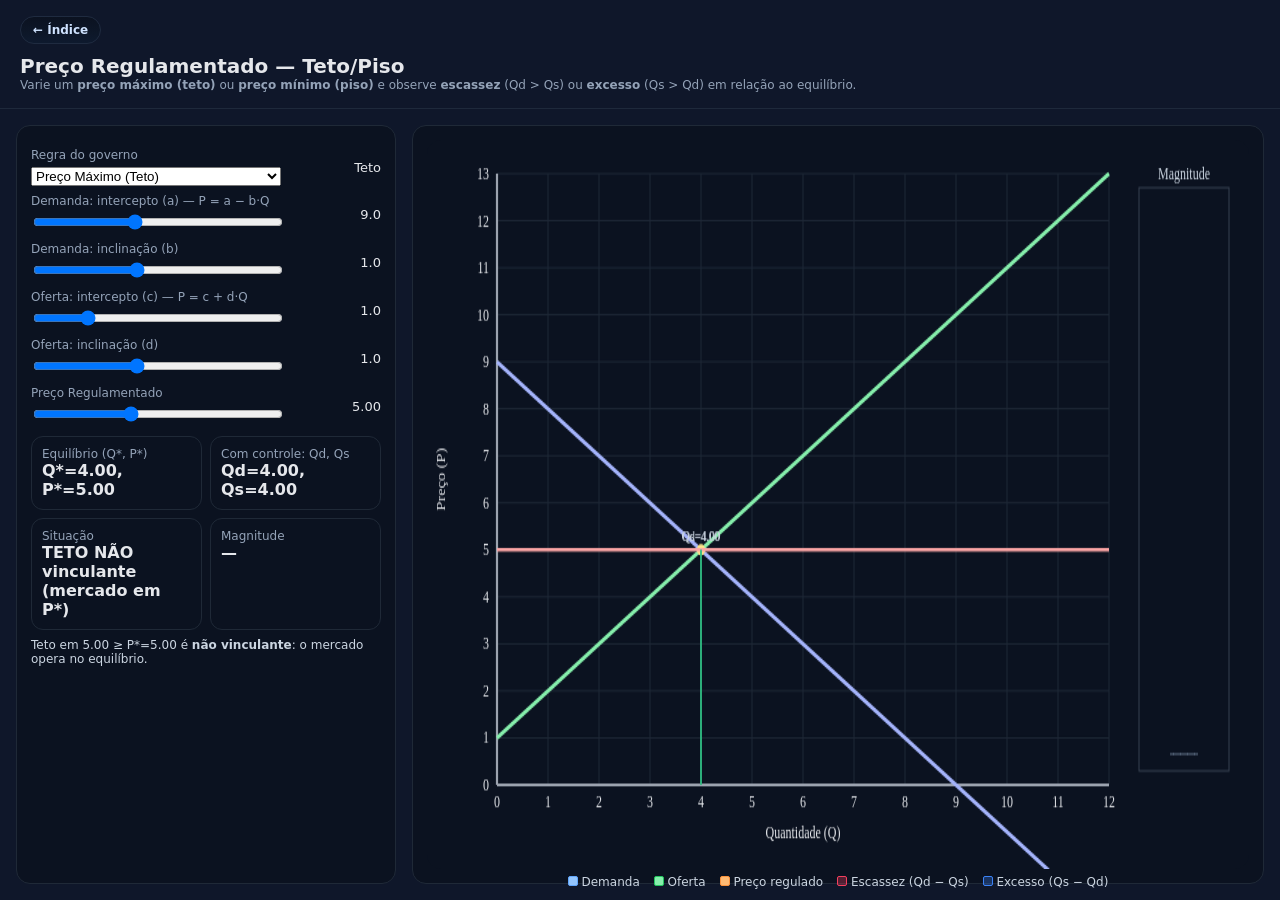
<file: teto_piso.html>
<!DOCTYPE html>
<html lang="pt-br">
<head>
  <meta charset="UTF-8" />
  <meta name="viewport" content="width=device-width, initial-scale=1.0" />
  <title>Preço Regulamentado — Teto/Piso, Escassez & Excesso</title>
  <style>
    :root{
      --bg:#0f172a;--card:#0b1220;--muted:#94a3b8;--text:#e5e7eb;--line:#1f2937;--axis:#9ca3af;--grid:#1f2937;
      --d:#93c5fd;--s:#86efac;--eq:#fde68a;--ctl:#fca5a5;
      --shortage:rgba(244,63,94,.30);--surplus:rgba(59,130,246,.30);
      --shortStroke:#f43f5e; --surpStroke:#3b82f6;
    }
    *{box-sizing:border-box}
    body{margin:0;font-family:ui-sans-serif,system-ui,-apple-system,Segoe UI,Roboto,"Helvetica Neue",Arial;background:var(--bg);color:var(--text);min-height:100vh;display:grid;grid-template-rows:auto 1fr}
    header{padding:16px 20px;border-bottom:1px solid #1e293b}
    .backlink{display:inline-flex;align-items:center;gap:6px;text-decoration:none;color:#cfe3ff;background:linear-gradient(180deg,#0b1220,#0e1a2e);border:1px solid #1f2b40;padding:6px 12px;border-radius:999px;font-weight:700;font-size:12px;margin-bottom:10px;transition:border-color .2s ease, transform .2s ease}
    .backlink:hover{border-color:#334155;transform:translateY(-1px)}
    header h1{margin:0;font-size:20px}
    header .sub{color:var(--muted);font-size:12px}
    main{display:grid;grid-template-columns:380px 1fr;gap:16px;padding:16px}
    .panel{background:var(--card);border:1px solid var(--line);border-radius:14px;padding:14px}
    .row{display:grid;grid-template-columns:1fr 90px;gap:10px;align-items:center;margin-top:8px}
    label{font-size:12px;color:var(--muted);display:block;margin-bottom:4px}
    select,input[type=range]{width:100%}
    .val{text-align:right;font-variant-numeric:tabular-nums;font-size:13px}
    .metrics{display:grid;grid-template-columns:repeat(2,1fr);gap:8px;margin-top:10px}
    .metric{background:#0b1220;border:1px solid var(--line);border-radius:12px;padding:10px}
    .metric .k{font-size:12px;color:var(--muted)}
    .metric .v{font-variant-numeric:tabular-nums;font-weight:800}
    .note{font-size:12px;color:#cbd5e1;margin-top:8px}
    canvas{width:100%;height:100%;display:block;background:#0b1220;border-radius:14px}
    .legend{display:flex;gap:14px;justify-content:center;margin-top:6px;color:#cbd5e1;font-size:12px;flex-wrap:wrap}
    .dot{width:10px;height:10px;border-radius:2px;display:inline-block}
    .dot.d{background:#93c5fd;border:1px solid #60a5fa}
    .dot.s{background:#86efac;border:1px solid #22c55e}
    .dot.p{background:#fdba74;border:1px solid #fb923c}
    .dot.sh{background:var(--shortage);border:1px solid var(--shortStroke)}
    .dot.su{background:var(--surplus);border:1px solid var(--surpStroke)}
    @media (max-width:980px){main{grid-template-columns:1fr}}
  </style>
</head>
<body>
  <header>
    <a class="backlink" href="/inteco_T11/index.html">← Índice</a>
    <h1>Preço Regulamentado — Teto/Piso</h1>
    <div class="sub">Varie um <strong>preço máximo (teto)</strong> ou <strong>preço mínimo (piso)</strong> e observe <strong>escassez</strong> (Qd &gt; Qs) ou <strong>excesso</strong> (Qs &gt; Qd) em relação ao equilíbrio.</div>
  </header>

  <main>
    <section class="panel">
      <div class="row">
        <div>
          <label for="mode">Regra do governo</label>
          <select id="mode">
            <option value="teto">Preço Máximo (Teto)</option>
            <option value="piso">Preço Mínimo (Piso)</option>
          </select>
        </div>
        <div class="val" id="modeDesc">Teto</div>
      </div>

      <div class="row">
        <div>
          <label for="a">Demanda: intercepto (a) — P = a − b·Q</label>
          <input id="a" type="range" min="5" max="15" step="0.1" value="9.0" />
        </div>
        <div class="val" id="aval">9.0</div>
      </div>
      <div class="row">
        <div>
          <label for="b">Demanda: inclinação (b)</label>
          <input id="b" type="range" min="0.3" max="2.0" step="0.1" value="1.0" />
        </div>
        <div class="val" id="bval">1.0</div>
      </div>

      <div class="row">
        <div>
          <label for="c">Oferta: intercepto (c) — P = c + d·Q</label>
          <input id="c" type="range" min="0" max="5" step="0.1" value="1.0" />
        </div>
        <div class="val" id="cval">1.0</div>
      </div>
      <div class="row">
        <div>
          <label for="d">Oferta: inclinação (d)</label>
          <input id="d" type="range" min="0.3" max="2.0" step="0.1" value="1.0" />
        </div>
        <div class="val" id="dval">1.0</div>
      </div>

      <div class="row">
        <div>
          <label for="pc">Preço Regulamentado</label>
          <input id="pc" type="range" min="0" max="12" step="0.01" value="5.00" />
        </div>
        <div class="val" id="pcval">5.00</div>
      </div>

      <div class="metrics" aria-live="polite">
        <div class="metric"><div class="k">Equilíbrio (Q*, P*)</div><div class="v" id="eq">—</div></div>
        <div class="metric"><div class="k">Com controle: Qd, Qs</div><div class="v" id="qvals">—</div></div>
        <div class="metric"><div class="k">Situação</div><div class="v" id="status">—</div></div>
        <div class="metric"><div class="k">Magnitude</div><div class="v" id="mag">—</div></div>
      </div>

      <div class="note" id="explain">—</div>
    </section>

    <section class="panel">
      <canvas id="chart" width="980" height="600" aria-label="Plano P×Q"></canvas>
      <div class="legend">
        <span><span class="dot d"></span> Demanda</span>
        <span><span class="dot s"></span> Oferta</span>
        <span><span class="dot p"></span> Preço regulado</span>
        <span><span class="dot sh"></span> Escassez (Qd − Qs)</span>
        <span><span class="dot su"></span> Excesso (Qs − Qd)</span>
      </div>
    </section>
  </main>

  <script>
    const $ = id => document.getElementById(id);
    const mode=$('mode'), a=$('a'), b=$('b'), c=$('c'), d=$('d'), pc=$('pc');
    const aval=$('aval'), bval=$('bval'), cval=$('cval'), dval=$('dval'), pcval=$('pcval');
    const eqEl=$('eq'), qvals=$('qvals'), statusEl=$('status'), magEl=$('mag'), explain=$('explain'), modeDesc=$('modeDesc');
    const canvas=$('chart'); const ctx=canvas.getContext('2d');
    const pad={left:70,right:20,top:24,bottom:60}; let Qmax=12, Pmax=12;

    function toPX(x,y){ const W=canvas.width-pad.left-pad.right-120; const H=canvas.height-pad.top-pad.bottom; return [pad.left+(x/Qmax)*W, pad.top+H-(y/Pmax)*H]; }
    function line(x1,y1,x2,y2,clr,w=2){ ctx.beginPath(); const [x1p,y1p]=toPX(x1,y1); const [x2p,y2p]=toPX(x2,y2); ctx.moveTo(x1p,y1p); ctx.lineTo(x2p,y2p); ctx.lineWidth=w; ctx.strokeStyle=clr; ctx.stroke(); }
    function text(txt,x,y,align='left'){ ctx.fillStyle='#e5e7eb'; ctx.font='12px ui-sans-serif'; ctx.textAlign=align; const [px,py]=toPX(x,y); ctx.fillText(txt,px,py); }

    function eq(A,B,C,D){ const Q=(A-C)/(B+D); const P=A-B*Q; return {Q,P}; }
    function Pd(A,B,Q){ return A-B*Q; } function Ps(C,D,Q){ return C+D*Q; }
    function invD(A,B,P){ return (A-P)/B; } function invS(C,D,P){ return (P-C)/D; }

    function draw(){
      const A=parseFloat(a.value), B=parseFloat(b.value), C=parseFloat(c.value), D=parseFloat(d.value), PC=parseFloat(pc.value);
      aval.textContent=A.toFixed(1); bval.textContent=B.toFixed(1); cval.textContent=C.toFixed(1); dval.textContent=D.toFixed(1); pcval.textContent=PC.toFixed(2);
      modeDesc.textContent = mode.value==='teto' ? 'Teto' : 'Piso';

      // auto limites
      const qIntD = Math.max(6, Math.min(40, A/Math.max(0.2,B)));
      const qIntS = (C<0)? Math.max(6, Math.min(40, (-C)/Math.max(0.2,D))) : 12;
      Qmax = Math.max(8, Math.ceil(Math.max(qIntD,qIntS)/2)*2);
      Pmax = Math.max(8, Math.ceil(Math.max(A, C + D*Qmax, PC)*2)/2);
      pc.max = Pmax.toFixed(0);

      ctx.clearRect(0,0,canvas.width,canvas.height);
      // grid & axes
      for(let x=0;x<=Qmax;x++){ line(x,0,x,Pmax,'#1f2937',1); }
      for(let y=0;y<=Pmax;y++){ line(0,y,Qmax,y,'#1f2937',1); }
      line(0,0,Qmax,0,'#9ca3af',2.2); line(0,0,0,Pmax,'#9ca3af',2.2);
      // ticks
      ctx.fillStyle='#e5e7eb'; ctx.font='12px ui-sans-serif'; ctx.textAlign='center';
      for(let x=0;x<=Qmax;x++){ const [px,py]=toPX(x,0); ctx.fillText(x.toString(),px,py+16); }
      ctx.save(); ctx.textAlign='right'; for(let y=0;y<=Pmax;y++){ const [px,py]=toPX(0,y); ctx.fillText(y.toString(),px-8,py+4); } ctx.restore();
      // axis labels
      const W=canvas.width-pad.left-pad.right-120, H=canvas.height-pad.top-pad.bottom; ctx.textAlign='center'; ctx.fillText('Quantidade (Q)', pad.left+W/2, pad.top+H+38); ctx.save(); ctx.translate(18,pad.top+H/2); ctx.rotate(-Math.PI/2); ctx.fillText('Preço (P)',0,0); ctx.restore();

      // curvas
      line(0,A,Qmax, A-B*Qmax, '#a5b4fc',3); // demanda
      line(0,C,Qmax, C+D*Qmax, '#86efac',3); // oferta

      // equilíbrio
      const E = eq(A,B,C,D); eqEl.textContent = `Q*=${E.Q.toFixed(2)}, P*=${E.P.toFixed(2)}`;
      // ponto
      const [ex,ey]=toPX(E.Q,E.P); ctx.beginPath(); ctx.arc(ex,ey,4,0,2*Math.PI); ctx.fillStyle=varColor('--eq','#fde68a'); ctx.fill();

      // preço regulado
      line(0,PC,Qmax,PC, varColor('--ctl','#fb923c'), 2.4);

      // Quantidades a esse preço
      const Qd = Math.max(0, Math.min(Qmax, invD(A,B,PC)));
      const Qs = Math.max(0, Math.min(Qmax, invS(C,D,PC)));
      qvals.textContent = `Qd=${Qd.toFixed(2)}, Qs=${Qs.toFixed(2)}`;

      // Situação
      let situacao = 'Não vinculante'; let mag = 0; let color=null; let labelBar='';
      if(mode.value==='teto'){
        if(PC < E.P){ situacao = 'TETO VINCULANTE → ESCASSEZ'; mag = Math.max(0, Qd - Qs); color='shortage'; labelBar='Escassez'; }
        else { situacao = 'TETO NÃO vinculante (mercado em P*)'; }
      } else { // piso
        if(PC > E.P){ situacao = 'PISO VINCULANTE → EXCESSO'; mag = Math.max(0, Qs - Qd); color='surplus'; labelBar='Excesso'; }
        else { situacao = 'PISO NÃO vinculante (mercado em P*)'; }
      }
      statusEl.textContent = situacao; magEl.textContent = color? `${mag.toFixed(2)} unidades` : '—';

      // Desenhar Qd e Qs no preço
      line(Qd,0,Qd,PC,'#60a5fa',1.4); line(Qs,0,Qs,PC,'#22c55e',1.4);
      drawTick(Qd,PC,'Qd'); drawTick(Qs,PC,'Qs');

      // Faixa de escassez/excesso ao longo do preço
      if(color==='shortage' && Qd>Qs){ box(Qs, PC, Qd, PC, varColor('--shortage','rgba(244,63,94,.30)'),varColor('--shortStroke','#f43f5e')); }
      if(color==='surplus' && Qs>Qd){ box(Qd, PC, Qs, PC, varColor('--surplus','rgba(59,130,246,.30)'),varColor('--surpStroke','#3b82f6')); }

      // ==== BARRA VERTICAL DE MAGNITUDE (lado direito) ====
      const sidebar = { x: canvas.width-110, y: pad.top+10, w: 90, h: canvas.height - pad.top - pad.bottom - 20 };
      // moldura
      ctx.save(); ctx.strokeStyle='#374151'; ctx.lineWidth=1; ctx.strokeRect(sidebar.x, sidebar.y, sidebar.w, sidebar.h);
      ctx.fillStyle='#cbd5e1'; ctx.font='12px ui-sans-serif'; ctx.fillText('Magnitude', sidebar.x + sidebar.w/2, sidebar.y - 6);
      // escala: altura cheia = Qmax
      const scale = (sidebar.h - 30) / Math.max(Qmax, 1);
      const h = mag * scale; const baseY = sidebar.y + sidebar.h - 12; const barW = 28; const cx = sidebar.x + sidebar.w/2 - barW/2;
      if(color){
        ctx.fillStyle = color==='shortage' ? varColor('--shortage','rgba(244,63,94,.30)') : varColor('--surplus','rgba(59,130,246,.30)');
        ctx.fillRect(cx, baseY-h, barW, h);
        ctx.strokeStyle = color==='shortage' ? varColor('--shortStroke','#f43f5e') : varColor('--surpStroke','#3b82f6');
        ctx.lineWidth=1.6; ctx.strokeRect(cx, baseY-h, barW, h);
        // rótulos
        ctx.fillStyle='#e5e7eb'; ctx.font='12px ui-sans-serif';
        ctx.fillText(`${labelBar}`, sidebar.x + sidebar.w/2, baseY - h - 8);
        ctx.font='11px ui-sans-serif'; ctx.fillText(`${mag.toFixed(2)} un.`, sidebar.x + sidebar.w/2, baseY + 14);
        // setinha indicando crescimento/diminuição ao mover o slider
        if(typeof draw.lastMag === 'number'){
          const delta = mag - draw.lastMag; const up = delta>0; const y = up ? (baseY-h-22) : (baseY-h+6);
          ctx.beginPath(); ctx.moveTo(sidebar.x+sidebar.w-16, y); ctx.lineTo(sidebar.x+sidebar.w-16, y + (up?-10:10)); ctx.lineWidth=2; ctx.strokeStyle = up ? '#86efac' : '#fca5a5'; ctx.stroke();
          ctx.beginPath(); const aY = up ? y-2 : y+12; ctx.moveTo(sidebar.x+sidebar.w-16, aY); ctx.lineTo(sidebar.x+sidebar.w-20, aY+(up?6:-6)); ctx.lineTo(sidebar.x+sidebar.w-12, aY+(up?6:-6)); ctx.closePath(); ctx.fillStyle = up ? '#86efac' : '#fca5a5'; ctx.fill();
        }
        draw.lastMag = mag;
      } else {
        // fantasma (não vinculante)
        ctx.setLineDash([4,3]); ctx.strokeStyle='#64748b'; ctx.strokeRect(cx, baseY-(0), barW, 0);
        ctx.setLineDash([]);
      }
      ctx.restore();

      // explicação
      explain.innerHTML = buildExplain(mode.value, PC, E.P, Qd, Qs) + (color? ` <br><em>A barra vertical à direita mostra |Qd − Qs| = <b>${mag.toFixed(2)}</b> (em unidades).</em>` : '');
    }

    function varColor(v, fallback){ const s=getComputedStyle(document.documentElement).getPropertyValue(v); return s && s.trim()? s.trim(): fallback; }
    function drawTick(Q,P,label){ const [x,y]=toPX(Q,P); ctx.fillStyle='#cbd5e1'; ctx.font='11px ui-sans-serif'; ctx.textAlign='center'; ctx.fillText(`${label}=${Q.toFixed(2)}`, x, y-6); }
    function box(q1,p1,q2,p2,fill,stroke){ const [x0,y0]=toPX(q1,p1); const [x1,y1]=toPX(q2,p2); ctx.fillStyle=fill; ctx.fillRect(x0, y1, x1-x0, y0-y1); ctx.strokeStyle=stroke; ctx.lineWidth=1.4; ctx.strokeRect(x0, y1, x1-x0, y0-y1); }

    function buildExplain(mode, PC, Pe, Qd, Qs){
      const f = (x)=> x.toFixed(2);
      if(mode==='teto'){
        if(PC < Pe) return `Como <b>teto</b> com P<sub>c</sub>=${f(PC)} < P*=${f(Pe)}, o preço não pode subir até P*. A ${f(PC)} temos <b>Qd=${f(Qd)}</b> e <b>Qs=${f(Qs)}</b>, gerando <b>escassez</b> de ${f(Qd-Qs)}.`;
        return `Teto em ${f(PC)} ≥ P*=${f(Pe)} é <b>não vinculante</b>: o mercado opera no equilíbrio.`;
      } else {
        if(PC > Pe) return `Como <b>piso</b> com P<sub>c</sub>=${f(PC)} > P*=${f(Pe)}, o preço não pode cair até P*. A ${f(PC)} temos <b>Qd=${f(Qd)}</b> e <b>Qs=${f(Qs)}</b>, gerando <b>excesso</b> de ${f(Qs-Qd)}.`;
        return `Piso em ${f(PC)} ≤ P*=${f(Pe)} é <b>não vinculante</b>: o mercado opera no equilíbrio.`;
      }
    }

    function resize(){ const rect=canvas.getBoundingClientRect(); const scale=window.devicePixelRatio||1; canvas.width=Math.max(760, Math.floor(rect.width*scale)); canvas.height=Math.max(520, Math.floor(rect.width*0.6*scale)); draw(); }
    new ResizeObserver(resize).observe(canvas);

    [mode,a,b,c,d,pc].forEach(el=> el.addEventListener('input', draw));
    window.addEventListener('load', resize);
  </script>
</body>
</html>
</file>
